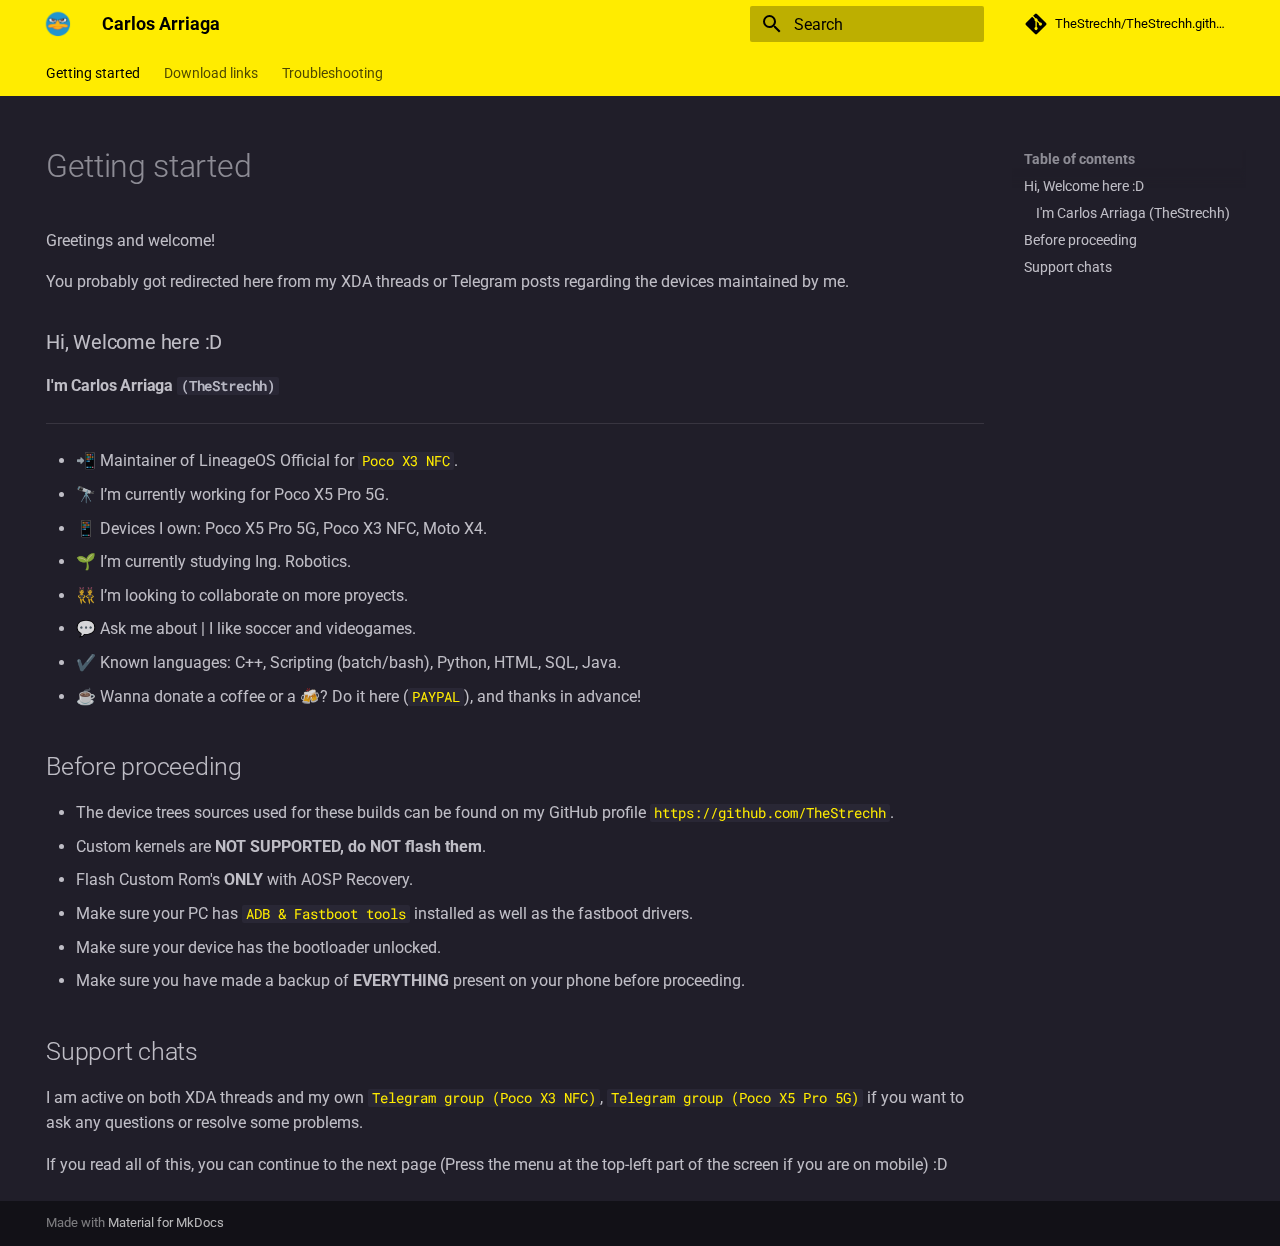
<file: index.html>
<!doctype html>
<html lang="en" class="no-js">
  <head>
    
      <meta charset="utf-8">
      <meta name="viewport" content="width=device-width,initial-scale=1">
      
      
      
      
      
        <link rel="next" href="downloads/">
      
      
      <link rel="icon" href="images/favicon.png">
      <meta name="generator" content="mkdocs-1.5.3, mkdocs-material-9.5.7">
    
    
      
        <title>Carlos Arriaga</title>
      
    
    
      <link rel="stylesheet" href="assets/stylesheets/main.f2e4d321.min.css">
      
        
        <link rel="stylesheet" href="assets/stylesheets/palette.06af60db.min.css">
      
      


    
    
      
    
    
      
        
        
        <link rel="preconnect" href="https://fonts.gstatic.com" crossorigin>
        <link rel="stylesheet" href="https://fonts.googleapis.com/css?family=Roboto:300,300i,400,400i,700,700i%7CRoboto+Mono:400,400i,700,700i&display=fallback">
        <style>:root{--md-text-font:"Roboto";--md-code-font:"Roboto Mono"}</style>
      
    
    
      <link rel="stylesheet" href="stylesheets/extra.css">
    
    <script>__md_scope=new URL(".",location),__md_hash=e=>[...e].reduce((e,_)=>(e<<5)-e+_.charCodeAt(0),0),__md_get=(e,_=localStorage,t=__md_scope)=>JSON.parse(_.getItem(t.pathname+"."+e)),__md_set=(e,_,t=localStorage,a=__md_scope)=>{try{t.setItem(a.pathname+"."+e,JSON.stringify(_))}catch(e){}}</script>
    
      

    
    
    
  </head>
  
  
    
    
    
    
    
    <body dir="ltr" data-md-color-scheme="slate" data-md-color-primary="custom" data-md-color-accent="custom">
  
    
    <input class="md-toggle" data-md-toggle="drawer" type="checkbox" id="__drawer" autocomplete="off">
    <input class="md-toggle" data-md-toggle="search" type="checkbox" id="__search" autocomplete="off">
    <label class="md-overlay" for="__drawer"></label>
    <div data-md-component="skip">
      
        
        <a href="#getting-started" class="md-skip">
          Skip to content
        </a>
      
    </div>
    <div data-md-component="announce">
      
    </div>
    
    
      

<header class="md-header" data-md-component="header">
  <nav class="md-header__inner md-grid" aria-label="Header">
    <a href="." title="Carlos Arriaga" class="md-header__button md-logo" aria-label="Carlos Arriaga" data-md-component="logo">
      
  <img src="images/logo.png" alt="logo">

    </a>
    <label class="md-header__button md-icon" for="__drawer">
      
      <svg xmlns="http://www.w3.org/2000/svg" viewBox="0 0 24 24"><path d="M3 6h18v2H3V6m0 5h18v2H3v-2m0 5h18v2H3v-2Z"/></svg>
    </label>
    <div class="md-header__title" data-md-component="header-title">
      <div class="md-header__ellipsis">
        <div class="md-header__topic">
          <span class="md-ellipsis">
            Carlos Arriaga
          </span>
        </div>
        <div class="md-header__topic" data-md-component="header-topic">
          <span class="md-ellipsis">
            
              Getting started
            
          </span>
        </div>
      </div>
    </div>
    
      
    
    
    
    
      <label class="md-header__button md-icon" for="__search">
        
        <svg xmlns="http://www.w3.org/2000/svg" viewBox="0 0 24 24"><path d="M9.5 3A6.5 6.5 0 0 1 16 9.5c0 1.61-.59 3.09-1.56 4.23l.27.27h.79l5 5-1.5 1.5-5-5v-.79l-.27-.27A6.516 6.516 0 0 1 9.5 16 6.5 6.5 0 0 1 3 9.5 6.5 6.5 0 0 1 9.5 3m0 2C7 5 5 7 5 9.5S7 14 9.5 14 14 12 14 9.5 12 5 9.5 5Z"/></svg>
      </label>
      <div class="md-search" data-md-component="search" role="dialog">
  <label class="md-search__overlay" for="__search"></label>
  <div class="md-search__inner" role="search">
    <form class="md-search__form" name="search">
      <input type="text" class="md-search__input" name="query" aria-label="Search" placeholder="Search" autocapitalize="off" autocorrect="off" autocomplete="off" spellcheck="false" data-md-component="search-query" required>
      <label class="md-search__icon md-icon" for="__search">
        
        <svg xmlns="http://www.w3.org/2000/svg" viewBox="0 0 24 24"><path d="M9.5 3A6.5 6.5 0 0 1 16 9.5c0 1.61-.59 3.09-1.56 4.23l.27.27h.79l5 5-1.5 1.5-5-5v-.79l-.27-.27A6.516 6.516 0 0 1 9.5 16 6.5 6.5 0 0 1 3 9.5 6.5 6.5 0 0 1 9.5 3m0 2C7 5 5 7 5 9.5S7 14 9.5 14 14 12 14 9.5 12 5 9.5 5Z"/></svg>
        
        <svg xmlns="http://www.w3.org/2000/svg" viewBox="0 0 24 24"><path d="M20 11v2H8l5.5 5.5-1.42 1.42L4.16 12l7.92-7.92L13.5 5.5 8 11h12Z"/></svg>
      </label>
      <nav class="md-search__options" aria-label="Search">
        
        <button type="reset" class="md-search__icon md-icon" title="Clear" aria-label="Clear" tabindex="-1">
          
          <svg xmlns="http://www.w3.org/2000/svg" viewBox="0 0 24 24"><path d="M19 6.41 17.59 5 12 10.59 6.41 5 5 6.41 10.59 12 5 17.59 6.41 19 12 13.41 17.59 19 19 17.59 13.41 12 19 6.41Z"/></svg>
        </button>
      </nav>
      
    </form>
    <div class="md-search__output">
      <div class="md-search__scrollwrap" data-md-scrollfix>
        <div class="md-search-result" data-md-component="search-result">
          <div class="md-search-result__meta">
            Initializing search
          </div>
          <ol class="md-search-result__list" role="presentation"></ol>
        </div>
      </div>
    </div>
  </div>
</div>
    
    
      <div class="md-header__source">
        <a href="https://github.com/TheStrechh/TheStrechh.github.io" title="Go to repository" class="md-source" data-md-component="source">
  <div class="md-source__icon md-icon">
    
    <svg xmlns="http://www.w3.org/2000/svg" viewBox="0 0 448 512"><!--! Font Awesome Free 6.5.1 by @fontawesome - https://fontawesome.com License - https://fontawesome.com/license/free (Icons: CC BY 4.0, Fonts: SIL OFL 1.1, Code: MIT License) Copyright 2023 Fonticons, Inc.--><path d="M439.55 236.05 244 40.45a28.87 28.87 0 0 0-40.81 0l-40.66 40.63 51.52 51.52c27.06-9.14 52.68 16.77 43.39 43.68l49.66 49.66c34.23-11.8 61.18 31 35.47 56.69-26.49 26.49-70.21-2.87-56-37.34L240.22 199v121.85c25.3 12.54 22.26 41.85 9.08 55a34.34 34.34 0 0 1-48.55 0c-17.57-17.6-11.07-46.91 11.25-56v-123c-20.8-8.51-24.6-30.74-18.64-45L142.57 101 8.45 235.14a28.86 28.86 0 0 0 0 40.81l195.61 195.6a28.86 28.86 0 0 0 40.8 0l194.69-194.69a28.86 28.86 0 0 0 0-40.81z"/></svg>
  </div>
  <div class="md-source__repository">
    TheStrechh/TheStrechh.github.io
  </div>
</a>
      </div>
    
  </nav>
  
</header>
    
    <div class="md-container" data-md-component="container">
      
      
        
          
            
<nav class="md-tabs" aria-label="Tabs" data-md-component="tabs">
  <div class="md-grid">
    <ul class="md-tabs__list">
      
        
  
  
    
  
  
    <li class="md-tabs__item md-tabs__item--active">
      <a href="." class="md-tabs__link">
        
  
    
  
  Getting started

      </a>
    </li>
  

      
        
  
  
  
    <li class="md-tabs__item">
      <a href="downloads/" class="md-tabs__link">
        
  
    
  
  Download links

      </a>
    </li>
  

      
        
  
  
  
    <li class="md-tabs__item">
      <a href="troubleshooting/" class="md-tabs__link">
        
  
    
  
  Troubleshooting

      </a>
    </li>
  

      
    </ul>
  </div>
</nav>
          
        
      
      <main class="md-main" data-md-component="main">
        <div class="md-main__inner md-grid">
          
            
              
                
              
              <div class="md-sidebar md-sidebar--primary" data-md-component="sidebar" data-md-type="navigation" hidden>
                <div class="md-sidebar__scrollwrap">
                  <div class="md-sidebar__inner">
                    


  


<nav class="md-nav md-nav--primary md-nav--lifted" aria-label="Navigation" data-md-level="0">
  <label class="md-nav__title" for="__drawer">
    <a href="." title="Carlos Arriaga" class="md-nav__button md-logo" aria-label="Carlos Arriaga" data-md-component="logo">
      
  <img src="images/logo.png" alt="logo">

    </a>
    Carlos Arriaga
  </label>
  
    <div class="md-nav__source">
      <a href="https://github.com/TheStrechh/TheStrechh.github.io" title="Go to repository" class="md-source" data-md-component="source">
  <div class="md-source__icon md-icon">
    
    <svg xmlns="http://www.w3.org/2000/svg" viewBox="0 0 448 512"><!--! Font Awesome Free 6.5.1 by @fontawesome - https://fontawesome.com License - https://fontawesome.com/license/free (Icons: CC BY 4.0, Fonts: SIL OFL 1.1, Code: MIT License) Copyright 2023 Fonticons, Inc.--><path d="M439.55 236.05 244 40.45a28.87 28.87 0 0 0-40.81 0l-40.66 40.63 51.52 51.52c27.06-9.14 52.68 16.77 43.39 43.68l49.66 49.66c34.23-11.8 61.18 31 35.47 56.69-26.49 26.49-70.21-2.87-56-37.34L240.22 199v121.85c25.3 12.54 22.26 41.85 9.08 55a34.34 34.34 0 0 1-48.55 0c-17.57-17.6-11.07-46.91 11.25-56v-123c-20.8-8.51-24.6-30.74-18.64-45L142.57 101 8.45 235.14a28.86 28.86 0 0 0 0 40.81l195.61 195.6a28.86 28.86 0 0 0 40.8 0l194.69-194.69a28.86 28.86 0 0 0 0-40.81z"/></svg>
  </div>
  <div class="md-source__repository">
    TheStrechh/TheStrechh.github.io
  </div>
</a>
    </div>
  
  <ul class="md-nav__list" data-md-scrollfix>
    
      
      
  
  
    
  
  
  
    <li class="md-nav__item md-nav__item--active">
      
      <input class="md-nav__toggle md-toggle" type="checkbox" id="__toc">
      
      
        
      
      
        <label class="md-nav__link md-nav__link--active" for="__toc">
          
  
  <span class="md-ellipsis">
    Getting started
  </span>
  

          <span class="md-nav__icon md-icon"></span>
        </label>
      
      <a href="." class="md-nav__link md-nav__link--active">
        
  
  <span class="md-ellipsis">
    Getting started
  </span>
  

      </a>
      
        

<nav class="md-nav md-nav--secondary" aria-label="Table of contents">
  
  
  
    
  
  
    <label class="md-nav__title" for="__toc">
      <span class="md-nav__icon md-icon"></span>
      Table of contents
    </label>
    <ul class="md-nav__list" data-md-component="toc" data-md-scrollfix>
      
        <li class="md-nav__item">
  <a href="#hi-welcome-here-d" class="md-nav__link">
    <span class="md-ellipsis">
      Hi, Welcome here :D
    </span>
  </a>
  
    <nav class="md-nav" aria-label="Hi, Welcome here :D">
      <ul class="md-nav__list">
        
          <li class="md-nav__item">
  <a href="#im-carlos-arriaga-thestrechh" class="md-nav__link">
    <span class="md-ellipsis">
      I'm Carlos Arriaga (TheStrechh)
    </span>
  </a>
  
</li>
        
      </ul>
    </nav>
  
</li>
      
        <li class="md-nav__item">
  <a href="#before-proceeding" class="md-nav__link">
    <span class="md-ellipsis">
      Before proceeding
    </span>
  </a>
  
</li>
      
        <li class="md-nav__item">
  <a href="#support-chats" class="md-nav__link">
    <span class="md-ellipsis">
      Support chats
    </span>
  </a>
  
</li>
      
    </ul>
  
</nav>
      
    </li>
  

    
      
      
  
  
  
  
    <li class="md-nav__item">
      <a href="downloads/" class="md-nav__link">
        
  
  <span class="md-ellipsis">
    Download links
  </span>
  

      </a>
    </li>
  

    
      
      
  
  
  
  
    <li class="md-nav__item">
      <a href="troubleshooting/" class="md-nav__link">
        
  
  <span class="md-ellipsis">
    Troubleshooting
  </span>
  

      </a>
    </li>
  

    
  </ul>
</nav>
                  </div>
                </div>
              </div>
            
            
              
                
              
              <div class="md-sidebar md-sidebar--secondary" data-md-component="sidebar" data-md-type="toc" >
                <div class="md-sidebar__scrollwrap">
                  <div class="md-sidebar__inner">
                    

<nav class="md-nav md-nav--secondary" aria-label="Table of contents">
  
  
  
    
  
  
    <label class="md-nav__title" for="__toc">
      <span class="md-nav__icon md-icon"></span>
      Table of contents
    </label>
    <ul class="md-nav__list" data-md-component="toc" data-md-scrollfix>
      
        <li class="md-nav__item">
  <a href="#hi-welcome-here-d" class="md-nav__link">
    <span class="md-ellipsis">
      Hi, Welcome here :D
    </span>
  </a>
  
    <nav class="md-nav" aria-label="Hi, Welcome here :D">
      <ul class="md-nav__list">
        
          <li class="md-nav__item">
  <a href="#im-carlos-arriaga-thestrechh" class="md-nav__link">
    <span class="md-ellipsis">
      I'm Carlos Arriaga (TheStrechh)
    </span>
  </a>
  
</li>
        
      </ul>
    </nav>
  
</li>
      
        <li class="md-nav__item">
  <a href="#before-proceeding" class="md-nav__link">
    <span class="md-ellipsis">
      Before proceeding
    </span>
  </a>
  
</li>
      
        <li class="md-nav__item">
  <a href="#support-chats" class="md-nav__link">
    <span class="md-ellipsis">
      Support chats
    </span>
  </a>
  
</li>
      
    </ul>
  
</nav>
                  </div>
                </div>
              </div>
            
          
          
            <div class="md-content" data-md-component="content">
              <article class="md-content__inner md-typeset">
                
                  


<h1 id="getting-started">Getting started<a class="headerlink" href="#getting-started" title="Permanent link">&para;</a></h1>
<p>Greetings and welcome!</p>
<p>You probably got redirected here from my XDA threads or Telegram posts regarding the devices maintained by me.</p>
<h3 id="hi-welcome-here-d">Hi, Welcome here :D<a class="headerlink" href="#hi-welcome-here-d" title="Permanent link">&para;</a></h3>
<h4 id="im-carlos-arriaga-thestrechh">I'm Carlos Arriaga <code>(TheStrechh)</code><a class="headerlink" href="#im-carlos-arriaga-thestrechh" title="Permanent link">&para;</a></h4>
<hr />
<ul>
<li>📲 Maintainer of LineageOS Official for <a href="https://wiki.lineageos.org/devices/surya/"><code>Poco X3 NFC</code></a>.</li>
<li>🔭 I’m currently working for Poco X5 Pro 5G.</li>
<li>📱 Devices I own: Poco X5 Pro 5G, Poco X3 NFC, Moto X4.</li>
<li>🌱 I’m currently studying Ing. Robotics.</li>
<li>👯 I’m looking to collaborate on more proyects.</li>
<li>💬 Ask me about | I like soccer and videogames.</li>
<li>✔️ Known languages: C++, Scripting (batch/bash), Python, HTML, SQL, Java.</li>
<li>☕ Wanna donate a coffee or a 🍻? Do it here (<a href="https://paypal.me/Strechh"><code>PAYPAL</code></a>), and thanks in advance!</li>
</ul>
<h2 id="before-proceeding">Before proceeding<a class="headerlink" href="#before-proceeding" title="Permanent link">&para;</a></h2>
<ul>
<li>The device trees sources used for these builds can be found on my GitHub profile <a href="https://github.com/TheStrechh"><code>https://github.com/TheStrechh</code></a>.</li>
<li>Custom kernels are <strong>NOT SUPPORTED, do NOT flash them</strong>.</li>
<li>Flash Custom Rom's <strong>ONLY</strong> with AOSP Recovery.</li>
<li>Make sure your PC has <a href="https://developer.android.com/studio/releases/platform-tools"><code>ADB &amp; Fastboot tools</code></a> installed as well as the fastboot drivers.</li>
<li>Make sure your device has the bootloader unlocked.</li>
<li>Make sure you have made a backup of <strong>EVERYTHING</strong> present on your phone before proceeding.</li>
</ul>
<h2 id="support-chats">Support chats<a class="headerlink" href="#support-chats" title="Permanent link">&para;</a></h2>
<p>I am active on both XDA threads and my own <a href="https://t.me/TheStrechhSurya"><code>Telegram group (Poco X3 NFC)</code></a>, <a href="https://t.me/TheStrechhRedwood"><code>Telegram group (Poco X5 Pro 5G)</code></a> if you want to ask any questions or resolve some problems.</p>
<p>If you read all of this, you can continue to the next page (Press the menu at the top-left part of the screen if you are on mobile) :D</p>







  
  




  



                
              </article>
            </div>
          
          
<script>var target=document.getElementById(location.hash.slice(1));target&&target.name&&(target.checked=target.name.startsWith("__tabbed_"))</script>
        </div>
        
      </main>
      
        <footer class="md-footer">
  
  <div class="md-footer-meta md-typeset">
    <div class="md-footer-meta__inner md-grid">
      <div class="md-copyright">
  
  
    Made with
    <a href="https://squidfunk.github.io/mkdocs-material/" target="_blank" rel="noopener">
      Material for MkDocs
    </a>
  
</div>
      
    </div>
  </div>
</footer>
      
    </div>
    <div class="md-dialog" data-md-component="dialog">
      <div class="md-dialog__inner md-typeset"></div>
    </div>
    
    
    <script id="__config" type="application/json">{"base": ".", "features": "navigation.tabs", "search": "assets/javascripts/workers/search.b8dbb3d2.min.js", "translations": {"clipboard.copied": "Copied to clipboard", "clipboard.copy": "Copy to clipboard", "search.result.more.one": "1 more on this page", "search.result.more.other": "# more on this page", "search.result.none": "No matching documents", "search.result.one": "1 matching document", "search.result.other": "# matching documents", "search.result.placeholder": "Type to start searching", "search.result.term.missing": "Missing", "select.version": "Select version"}}</script>
    
    
      <script src="assets/javascripts/bundle.caa56a14.min.js"></script>
      
    
  </body>
</html>
</file>
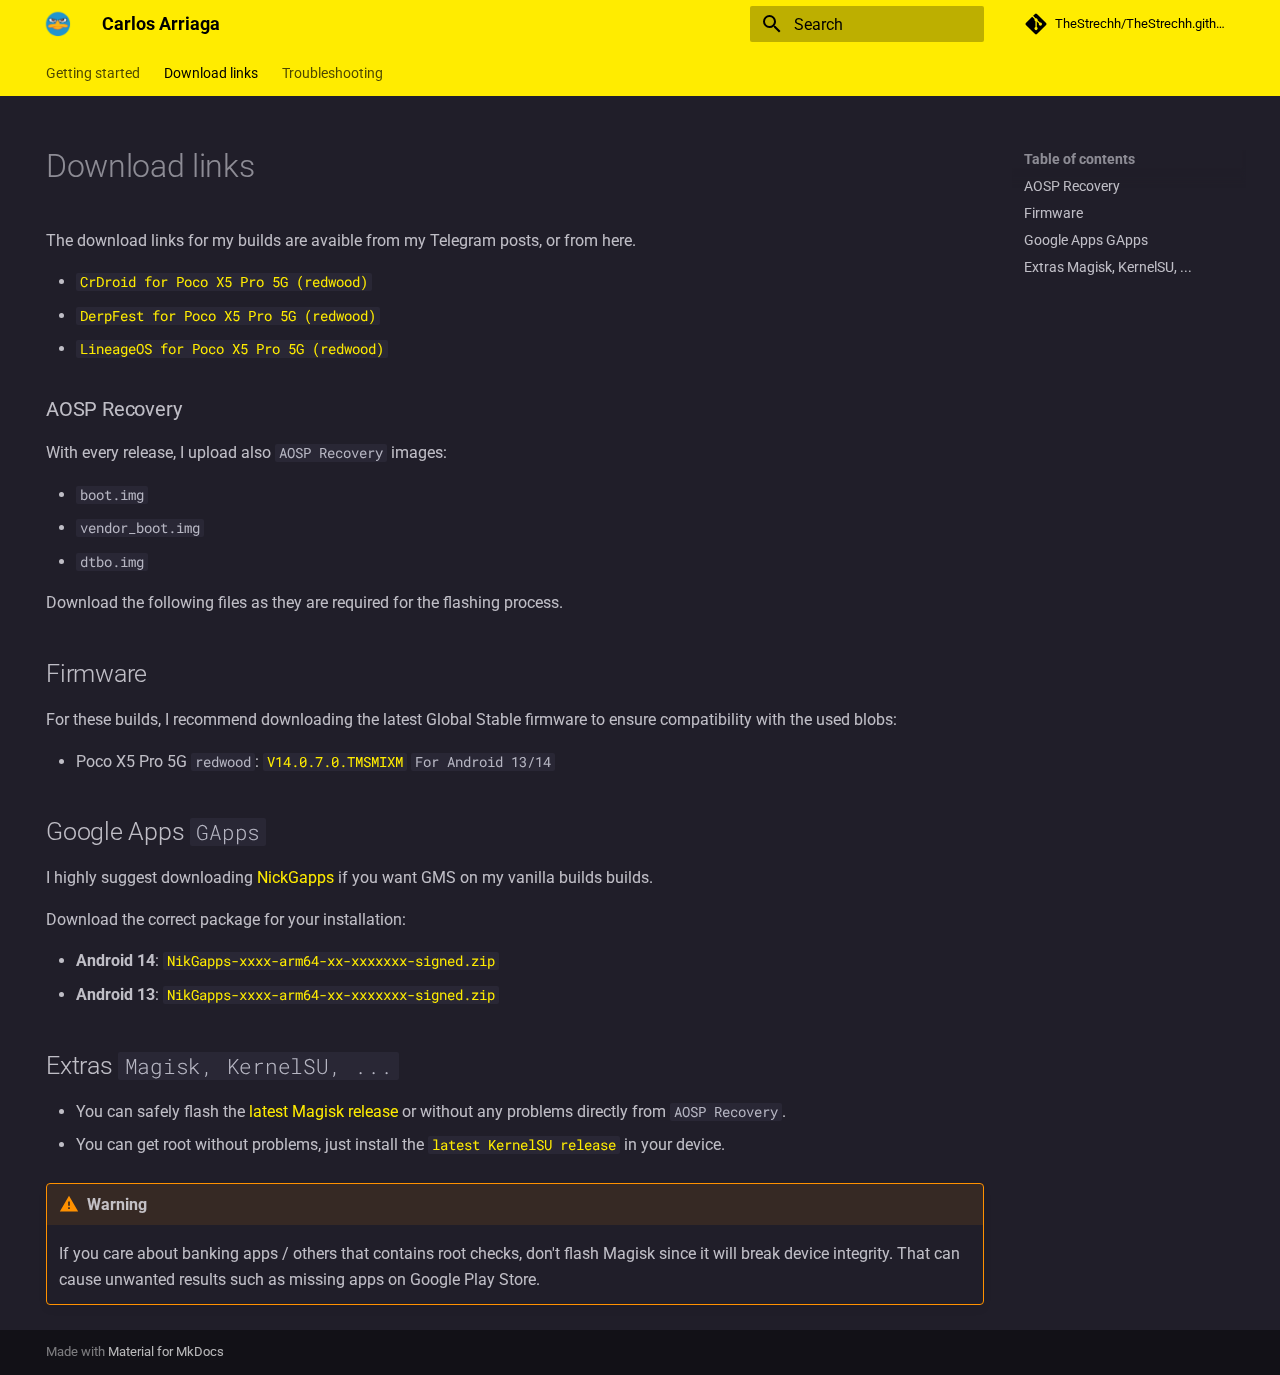
<file: downloads/index.html>
<!doctype html>
<html lang="en" class="no-js">
  <head>
    
      <meta charset="utf-8">
      <meta name="viewport" content="width=device-width,initial-scale=1">
      
      
      
      
        <link rel="prev" href="..">
      
      
        <link rel="next" href="../troubleshooting/">
      
      
      <link rel="icon" href="../images/favicon.png">
      <meta name="generator" content="mkdocs-1.5.3, mkdocs-material-9.5.7">
    
    
      
        <title>Download links - Carlos Arriaga</title>
      
    
    
      <link rel="stylesheet" href="../assets/stylesheets/main.f2e4d321.min.css">
      
        
        <link rel="stylesheet" href="../assets/stylesheets/palette.06af60db.min.css">
      
      


    
    
      
    
    
      
        
        
        <link rel="preconnect" href="https://fonts.gstatic.com" crossorigin>
        <link rel="stylesheet" href="https://fonts.googleapis.com/css?family=Roboto:300,300i,400,400i,700,700i%7CRoboto+Mono:400,400i,700,700i&display=fallback">
        <style>:root{--md-text-font:"Roboto";--md-code-font:"Roboto Mono"}</style>
      
    
    
      <link rel="stylesheet" href="../stylesheets/extra.css">
    
    <script>__md_scope=new URL("..",location),__md_hash=e=>[...e].reduce((e,_)=>(e<<5)-e+_.charCodeAt(0),0),__md_get=(e,_=localStorage,t=__md_scope)=>JSON.parse(_.getItem(t.pathname+"."+e)),__md_set=(e,_,t=localStorage,a=__md_scope)=>{try{t.setItem(a.pathname+"."+e,JSON.stringify(_))}catch(e){}}</script>
    
      

    
    
    
  </head>
  
  
    
    
    
    
    
    <body dir="ltr" data-md-color-scheme="slate" data-md-color-primary="custom" data-md-color-accent="custom">
  
    
    <input class="md-toggle" data-md-toggle="drawer" type="checkbox" id="__drawer" autocomplete="off">
    <input class="md-toggle" data-md-toggle="search" type="checkbox" id="__search" autocomplete="off">
    <label class="md-overlay" for="__drawer"></label>
    <div data-md-component="skip">
      
        
        <a href="#download-links" class="md-skip">
          Skip to content
        </a>
      
    </div>
    <div data-md-component="announce">
      
    </div>
    
    
      

<header class="md-header" data-md-component="header">
  <nav class="md-header__inner md-grid" aria-label="Header">
    <a href=".." title="Carlos Arriaga" class="md-header__button md-logo" aria-label="Carlos Arriaga" data-md-component="logo">
      
  <img src="../images/logo.png" alt="logo">

    </a>
    <label class="md-header__button md-icon" for="__drawer">
      
      <svg xmlns="http://www.w3.org/2000/svg" viewBox="0 0 24 24"><path d="M3 6h18v2H3V6m0 5h18v2H3v-2m0 5h18v2H3v-2Z"/></svg>
    </label>
    <div class="md-header__title" data-md-component="header-title">
      <div class="md-header__ellipsis">
        <div class="md-header__topic">
          <span class="md-ellipsis">
            Carlos Arriaga
          </span>
        </div>
        <div class="md-header__topic" data-md-component="header-topic">
          <span class="md-ellipsis">
            
              Download links
            
          </span>
        </div>
      </div>
    </div>
    
      
    
    
    
    
      <label class="md-header__button md-icon" for="__search">
        
        <svg xmlns="http://www.w3.org/2000/svg" viewBox="0 0 24 24"><path d="M9.5 3A6.5 6.5 0 0 1 16 9.5c0 1.61-.59 3.09-1.56 4.23l.27.27h.79l5 5-1.5 1.5-5-5v-.79l-.27-.27A6.516 6.516 0 0 1 9.5 16 6.5 6.5 0 0 1 3 9.5 6.5 6.5 0 0 1 9.5 3m0 2C7 5 5 7 5 9.5S7 14 9.5 14 14 12 14 9.5 12 5 9.5 5Z"/></svg>
      </label>
      <div class="md-search" data-md-component="search" role="dialog">
  <label class="md-search__overlay" for="__search"></label>
  <div class="md-search__inner" role="search">
    <form class="md-search__form" name="search">
      <input type="text" class="md-search__input" name="query" aria-label="Search" placeholder="Search" autocapitalize="off" autocorrect="off" autocomplete="off" spellcheck="false" data-md-component="search-query" required>
      <label class="md-search__icon md-icon" for="__search">
        
        <svg xmlns="http://www.w3.org/2000/svg" viewBox="0 0 24 24"><path d="M9.5 3A6.5 6.5 0 0 1 16 9.5c0 1.61-.59 3.09-1.56 4.23l.27.27h.79l5 5-1.5 1.5-5-5v-.79l-.27-.27A6.516 6.516 0 0 1 9.5 16 6.5 6.5 0 0 1 3 9.5 6.5 6.5 0 0 1 9.5 3m0 2C7 5 5 7 5 9.5S7 14 9.5 14 14 12 14 9.5 12 5 9.5 5Z"/></svg>
        
        <svg xmlns="http://www.w3.org/2000/svg" viewBox="0 0 24 24"><path d="M20 11v2H8l5.5 5.5-1.42 1.42L4.16 12l7.92-7.92L13.5 5.5 8 11h12Z"/></svg>
      </label>
      <nav class="md-search__options" aria-label="Search">
        
        <button type="reset" class="md-search__icon md-icon" title="Clear" aria-label="Clear" tabindex="-1">
          
          <svg xmlns="http://www.w3.org/2000/svg" viewBox="0 0 24 24"><path d="M19 6.41 17.59 5 12 10.59 6.41 5 5 6.41 10.59 12 5 17.59 6.41 19 12 13.41 17.59 19 19 17.59 13.41 12 19 6.41Z"/></svg>
        </button>
      </nav>
      
    </form>
    <div class="md-search__output">
      <div class="md-search__scrollwrap" data-md-scrollfix>
        <div class="md-search-result" data-md-component="search-result">
          <div class="md-search-result__meta">
            Initializing search
          </div>
          <ol class="md-search-result__list" role="presentation"></ol>
        </div>
      </div>
    </div>
  </div>
</div>
    
    
      <div class="md-header__source">
        <a href="https://github.com/TheStrechh/TheStrechh.github.io" title="Go to repository" class="md-source" data-md-component="source">
  <div class="md-source__icon md-icon">
    
    <svg xmlns="http://www.w3.org/2000/svg" viewBox="0 0 448 512"><!--! Font Awesome Free 6.5.1 by @fontawesome - https://fontawesome.com License - https://fontawesome.com/license/free (Icons: CC BY 4.0, Fonts: SIL OFL 1.1, Code: MIT License) Copyright 2023 Fonticons, Inc.--><path d="M439.55 236.05 244 40.45a28.87 28.87 0 0 0-40.81 0l-40.66 40.63 51.52 51.52c27.06-9.14 52.68 16.77 43.39 43.68l49.66 49.66c34.23-11.8 61.18 31 35.47 56.69-26.49 26.49-70.21-2.87-56-37.34L240.22 199v121.85c25.3 12.54 22.26 41.85 9.08 55a34.34 34.34 0 0 1-48.55 0c-17.57-17.6-11.07-46.91 11.25-56v-123c-20.8-8.51-24.6-30.74-18.64-45L142.57 101 8.45 235.14a28.86 28.86 0 0 0 0 40.81l195.61 195.6a28.86 28.86 0 0 0 40.8 0l194.69-194.69a28.86 28.86 0 0 0 0-40.81z"/></svg>
  </div>
  <div class="md-source__repository">
    TheStrechh/TheStrechh.github.io
  </div>
</a>
      </div>
    
  </nav>
  
</header>
    
    <div class="md-container" data-md-component="container">
      
      
        
          
            
<nav class="md-tabs" aria-label="Tabs" data-md-component="tabs">
  <div class="md-grid">
    <ul class="md-tabs__list">
      
        
  
  
  
    <li class="md-tabs__item">
      <a href=".." class="md-tabs__link">
        
  
    
  
  Getting started

      </a>
    </li>
  

      
        
  
  
    
  
  
    <li class="md-tabs__item md-tabs__item--active">
      <a href="./" class="md-tabs__link">
        
  
    
  
  Download links

      </a>
    </li>
  

      
        
  
  
  
    <li class="md-tabs__item">
      <a href="../troubleshooting/" class="md-tabs__link">
        
  
    
  
  Troubleshooting

      </a>
    </li>
  

      
    </ul>
  </div>
</nav>
          
        
      
      <main class="md-main" data-md-component="main">
        <div class="md-main__inner md-grid">
          
            
              
                
              
              <div class="md-sidebar md-sidebar--primary" data-md-component="sidebar" data-md-type="navigation" hidden>
                <div class="md-sidebar__scrollwrap">
                  <div class="md-sidebar__inner">
                    


  


<nav class="md-nav md-nav--primary md-nav--lifted" aria-label="Navigation" data-md-level="0">
  <label class="md-nav__title" for="__drawer">
    <a href=".." title="Carlos Arriaga" class="md-nav__button md-logo" aria-label="Carlos Arriaga" data-md-component="logo">
      
  <img src="../images/logo.png" alt="logo">

    </a>
    Carlos Arriaga
  </label>
  
    <div class="md-nav__source">
      <a href="https://github.com/TheStrechh/TheStrechh.github.io" title="Go to repository" class="md-source" data-md-component="source">
  <div class="md-source__icon md-icon">
    
    <svg xmlns="http://www.w3.org/2000/svg" viewBox="0 0 448 512"><!--! Font Awesome Free 6.5.1 by @fontawesome - https://fontawesome.com License - https://fontawesome.com/license/free (Icons: CC BY 4.0, Fonts: SIL OFL 1.1, Code: MIT License) Copyright 2023 Fonticons, Inc.--><path d="M439.55 236.05 244 40.45a28.87 28.87 0 0 0-40.81 0l-40.66 40.63 51.52 51.52c27.06-9.14 52.68 16.77 43.39 43.68l49.66 49.66c34.23-11.8 61.18 31 35.47 56.69-26.49 26.49-70.21-2.87-56-37.34L240.22 199v121.85c25.3 12.54 22.26 41.85 9.08 55a34.34 34.34 0 0 1-48.55 0c-17.57-17.6-11.07-46.91 11.25-56v-123c-20.8-8.51-24.6-30.74-18.64-45L142.57 101 8.45 235.14a28.86 28.86 0 0 0 0 40.81l195.61 195.6a28.86 28.86 0 0 0 40.8 0l194.69-194.69a28.86 28.86 0 0 0 0-40.81z"/></svg>
  </div>
  <div class="md-source__repository">
    TheStrechh/TheStrechh.github.io
  </div>
</a>
    </div>
  
  <ul class="md-nav__list" data-md-scrollfix>
    
      
      
  
  
  
  
    <li class="md-nav__item">
      <a href=".." class="md-nav__link">
        
  
  <span class="md-ellipsis">
    Getting started
  </span>
  

      </a>
    </li>
  

    
      
      
  
  
    
  
  
  
    <li class="md-nav__item md-nav__item--active">
      
      <input class="md-nav__toggle md-toggle" type="checkbox" id="__toc">
      
      
        
      
      
        <label class="md-nav__link md-nav__link--active" for="__toc">
          
  
  <span class="md-ellipsis">
    Download links
  </span>
  

          <span class="md-nav__icon md-icon"></span>
        </label>
      
      <a href="./" class="md-nav__link md-nav__link--active">
        
  
  <span class="md-ellipsis">
    Download links
  </span>
  

      </a>
      
        

<nav class="md-nav md-nav--secondary" aria-label="Table of contents">
  
  
  
    
  
  
    <label class="md-nav__title" for="__toc">
      <span class="md-nav__icon md-icon"></span>
      Table of contents
    </label>
    <ul class="md-nav__list" data-md-component="toc" data-md-scrollfix>
      
        <li class="md-nav__item">
  <a href="#aosp-recovery" class="md-nav__link">
    <span class="md-ellipsis">
      AOSP Recovery
    </span>
  </a>
  
</li>
      
        <li class="md-nav__item">
  <a href="#firmware" class="md-nav__link">
    <span class="md-ellipsis">
      Firmware
    </span>
  </a>
  
</li>
      
        <li class="md-nav__item">
  <a href="#google-apps-gapps" class="md-nav__link">
    <span class="md-ellipsis">
      Google Apps GApps
    </span>
  </a>
  
</li>
      
        <li class="md-nav__item">
  <a href="#extras-magisk-kernelsu" class="md-nav__link">
    <span class="md-ellipsis">
      Extras Magisk, KernelSU, ...
    </span>
  </a>
  
</li>
      
    </ul>
  
</nav>
      
    </li>
  

    
      
      
  
  
  
  
    <li class="md-nav__item">
      <a href="../troubleshooting/" class="md-nav__link">
        
  
  <span class="md-ellipsis">
    Troubleshooting
  </span>
  

      </a>
    </li>
  

    
  </ul>
</nav>
                  </div>
                </div>
              </div>
            
            
              
                
              
              <div class="md-sidebar md-sidebar--secondary" data-md-component="sidebar" data-md-type="toc" >
                <div class="md-sidebar__scrollwrap">
                  <div class="md-sidebar__inner">
                    

<nav class="md-nav md-nav--secondary" aria-label="Table of contents">
  
  
  
    
  
  
    <label class="md-nav__title" for="__toc">
      <span class="md-nav__icon md-icon"></span>
      Table of contents
    </label>
    <ul class="md-nav__list" data-md-component="toc" data-md-scrollfix>
      
        <li class="md-nav__item">
  <a href="#aosp-recovery" class="md-nav__link">
    <span class="md-ellipsis">
      AOSP Recovery
    </span>
  </a>
  
</li>
      
        <li class="md-nav__item">
  <a href="#firmware" class="md-nav__link">
    <span class="md-ellipsis">
      Firmware
    </span>
  </a>
  
</li>
      
        <li class="md-nav__item">
  <a href="#google-apps-gapps" class="md-nav__link">
    <span class="md-ellipsis">
      Google Apps GApps
    </span>
  </a>
  
</li>
      
        <li class="md-nav__item">
  <a href="#extras-magisk-kernelsu" class="md-nav__link">
    <span class="md-ellipsis">
      Extras Magisk, KernelSU, ...
    </span>
  </a>
  
</li>
      
    </ul>
  
</nav>
                  </div>
                </div>
              </div>
            
          
          
            <div class="md-content" data-md-component="content">
              <article class="md-content__inner md-typeset">
                
                  


<h1 id="download-links">Download links<a class="headerlink" href="#download-links" title="Permanent link">&para;</a></h1>
<p>The download links for my builds are avaible from my Telegram posts, or from here.</p>
<ul>
<li><a href="crdroid/redwood"><code>CrDroid for Poco X5 Pro 5G (redwood)</code></a></li>
<li><a href="derp/redwood"><code>DerpFest for Poco X5 Pro 5G (redwood)</code></a></li>
<li><a href="lineage/redwood"><code>LineageOS for Poco X5 Pro 5G (redwood)</code></a></li>
</ul>
<h3 id="aosp-recovery">AOSP Recovery<a class="headerlink" href="#aosp-recovery" title="Permanent link">&para;</a></h3>
<p>With every release, I upload also <code>AOSP Recovery</code> images:</p>
<ul>
<li><code>boot.img</code></li>
<li><code>vendor_boot.img</code></li>
<li><code>dtbo.img</code></li>
</ul>
<p>Download the following files as they are required for the flashing process.</p>
<h2 id="firmware">Firmware<a class="headerlink" href="#firmware" title="Permanent link">&para;</a></h2>
<p>For these builds, I recommend downloading the latest Global Stable firmware to ensure compatibility with the used blobs:</p>
<ul>
<li>Poco X5 Pro 5G <code>redwood</code>: <a href="https://xiaomifirmwareupdater.com/archive/firmware/redwood/"><code>V14.0.7.0.TMSMIXM</code></a> <code>For Android 13/14</code></li>
</ul>
<h2 id="google-apps-gapps">Google Apps <code>GApps</code><a class="headerlink" href="#google-apps-gapps" title="Permanent link">&para;</a></h2>
<p>I highly suggest downloading <a href="https://nikgapps.com/">NickGapps</a> if you want GMS on my vanilla builds builds.</p>
<p>Download the correct package for your installation:</p>
<ul>
<li><strong>Android 14</strong>: <a href="https://sourceforge.net/projects/nikgapps/files/Releases/NikGapps-U/"><code>NikGapps-xxxx-arm64-xx-xxxxxxx-signed.zip</code></a></li>
<li><strong>Android 13</strong>: <a href="https://sourceforge.net/projects/nikgapps/files/Releases/NikGapps-T/"><code>NikGapps-xxxx-arm64-xx-xxxxxxx-signed.zip</code></a></li>
</ul>
<h2 id="extras-magisk-kernelsu">Extras <code>Magisk, KernelSU, ...</code><a class="headerlink" href="#extras-magisk-kernelsu" title="Permanent link">&para;</a></h2>
<ul>
<li>You can safely flash the <a href="https://github.com/topjohnwu/Magisk/releases/latest">latest Magisk release</a> or without any problems directly from <code>AOSP Recovery</code>.</li>
<li>You can get root without problems, just install the <a href="https://github.com/tiann/KernelSU/releases"><code>latest KernelSU release</code></a> in your device.</li>
</ul>
<div class="admonition warning">
<p class="admonition-title">Warning</p>
<p>If you care about banking apps / others that contains root checks, don't flash Magisk since it will break device integrity. That can cause unwanted results such as missing apps on Google Play Store.</p>
</div>







  
  




  



                
              </article>
            </div>
          
          
<script>var target=document.getElementById(location.hash.slice(1));target&&target.name&&(target.checked=target.name.startsWith("__tabbed_"))</script>
        </div>
        
      </main>
      
        <footer class="md-footer">
  
  <div class="md-footer-meta md-typeset">
    <div class="md-footer-meta__inner md-grid">
      <div class="md-copyright">
  
  
    Made with
    <a href="https://squidfunk.github.io/mkdocs-material/" target="_blank" rel="noopener">
      Material for MkDocs
    </a>
  
</div>
      
    </div>
  </div>
</footer>
      
    </div>
    <div class="md-dialog" data-md-component="dialog">
      <div class="md-dialog__inner md-typeset"></div>
    </div>
    
    
    <script id="__config" type="application/json">{"base": "..", "features": "navigation.tabs", "search": "../assets/javascripts/workers/search.b8dbb3d2.min.js", "translations": {"clipboard.copied": "Copied to clipboard", "clipboard.copy": "Copy to clipboard", "search.result.more.one": "1 more on this page", "search.result.more.other": "# more on this page", "search.result.none": "No matching documents", "search.result.one": "1 matching document", "search.result.other": "# matching documents", "search.result.placeholder": "Type to start searching", "search.result.term.missing": "Missing", "select.version": "Select version"}}</script>
    
    
      <script src="../assets/javascripts/bundle.caa56a14.min.js"></script>
      
    
  </body>
</html>
</file>
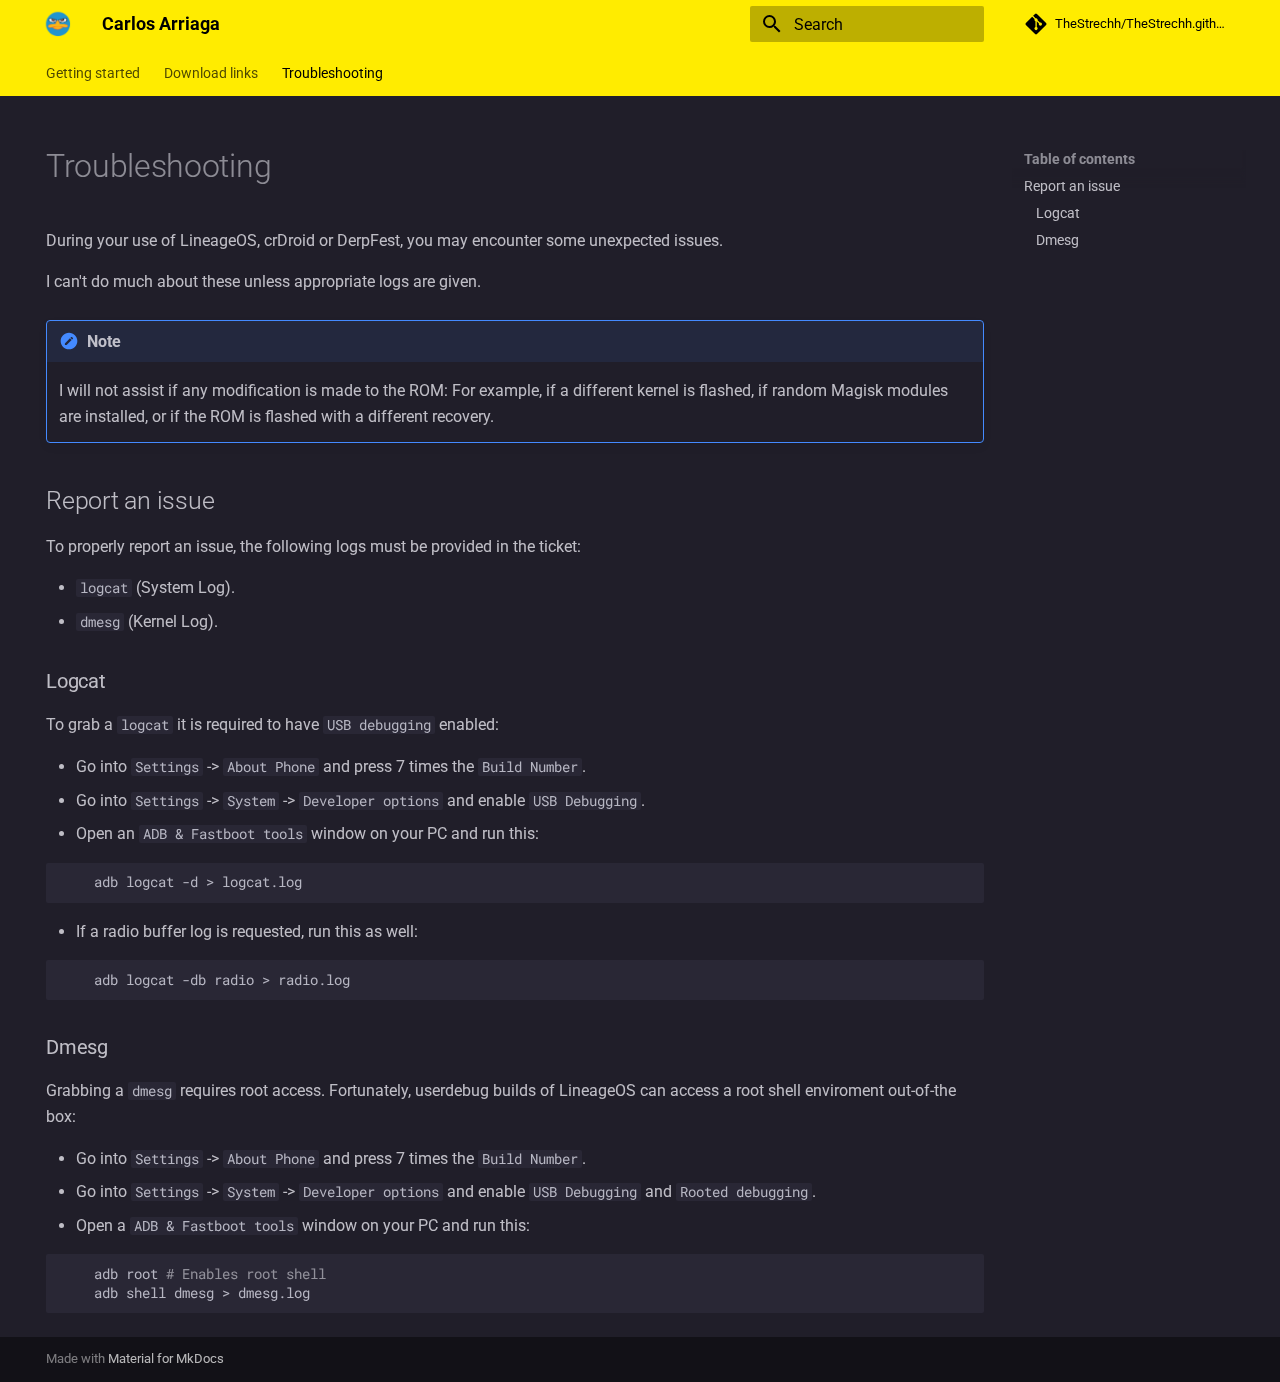
<file: troubleshooting/index.html>
<!doctype html>
<html lang="en" class="no-js">
  <head>
    
      <meta charset="utf-8">
      <meta name="viewport" content="width=device-width,initial-scale=1">
      
      
      
      
        <link rel="prev" href="../downloads/">
      
      
      
      <link rel="icon" href="../images/favicon.png">
      <meta name="generator" content="mkdocs-1.5.3, mkdocs-material-9.5.7">
    
    
      
        <title>Troubleshooting - Carlos Arriaga</title>
      
    
    
      <link rel="stylesheet" href="../assets/stylesheets/main.f2e4d321.min.css">
      
        
        <link rel="stylesheet" href="../assets/stylesheets/palette.06af60db.min.css">
      
      


    
    
      
    
    
      
        
        
        <link rel="preconnect" href="https://fonts.gstatic.com" crossorigin>
        <link rel="stylesheet" href="https://fonts.googleapis.com/css?family=Roboto:300,300i,400,400i,700,700i%7CRoboto+Mono:400,400i,700,700i&display=fallback">
        <style>:root{--md-text-font:"Roboto";--md-code-font:"Roboto Mono"}</style>
      
    
    
      <link rel="stylesheet" href="../stylesheets/extra.css">
    
    <script>__md_scope=new URL("..",location),__md_hash=e=>[...e].reduce((e,_)=>(e<<5)-e+_.charCodeAt(0),0),__md_get=(e,_=localStorage,t=__md_scope)=>JSON.parse(_.getItem(t.pathname+"."+e)),__md_set=(e,_,t=localStorage,a=__md_scope)=>{try{t.setItem(a.pathname+"."+e,JSON.stringify(_))}catch(e){}}</script>
    
      

    
    
    
  </head>
  
  
    
    
    
    
    
    <body dir="ltr" data-md-color-scheme="slate" data-md-color-primary="custom" data-md-color-accent="custom">
  
    
    <input class="md-toggle" data-md-toggle="drawer" type="checkbox" id="__drawer" autocomplete="off">
    <input class="md-toggle" data-md-toggle="search" type="checkbox" id="__search" autocomplete="off">
    <label class="md-overlay" for="__drawer"></label>
    <div data-md-component="skip">
      
        
        <a href="#troubleshooting" class="md-skip">
          Skip to content
        </a>
      
    </div>
    <div data-md-component="announce">
      
    </div>
    
    
      

<header class="md-header" data-md-component="header">
  <nav class="md-header__inner md-grid" aria-label="Header">
    <a href=".." title="Carlos Arriaga" class="md-header__button md-logo" aria-label="Carlos Arriaga" data-md-component="logo">
      
  <img src="../images/logo.png" alt="logo">

    </a>
    <label class="md-header__button md-icon" for="__drawer">
      
      <svg xmlns="http://www.w3.org/2000/svg" viewBox="0 0 24 24"><path d="M3 6h18v2H3V6m0 5h18v2H3v-2m0 5h18v2H3v-2Z"/></svg>
    </label>
    <div class="md-header__title" data-md-component="header-title">
      <div class="md-header__ellipsis">
        <div class="md-header__topic">
          <span class="md-ellipsis">
            Carlos Arriaga
          </span>
        </div>
        <div class="md-header__topic" data-md-component="header-topic">
          <span class="md-ellipsis">
            
              Troubleshooting
            
          </span>
        </div>
      </div>
    </div>
    
      
    
    
    
    
      <label class="md-header__button md-icon" for="__search">
        
        <svg xmlns="http://www.w3.org/2000/svg" viewBox="0 0 24 24"><path d="M9.5 3A6.5 6.5 0 0 1 16 9.5c0 1.61-.59 3.09-1.56 4.23l.27.27h.79l5 5-1.5 1.5-5-5v-.79l-.27-.27A6.516 6.516 0 0 1 9.5 16 6.5 6.5 0 0 1 3 9.5 6.5 6.5 0 0 1 9.5 3m0 2C7 5 5 7 5 9.5S7 14 9.5 14 14 12 14 9.5 12 5 9.5 5Z"/></svg>
      </label>
      <div class="md-search" data-md-component="search" role="dialog">
  <label class="md-search__overlay" for="__search"></label>
  <div class="md-search__inner" role="search">
    <form class="md-search__form" name="search">
      <input type="text" class="md-search__input" name="query" aria-label="Search" placeholder="Search" autocapitalize="off" autocorrect="off" autocomplete="off" spellcheck="false" data-md-component="search-query" required>
      <label class="md-search__icon md-icon" for="__search">
        
        <svg xmlns="http://www.w3.org/2000/svg" viewBox="0 0 24 24"><path d="M9.5 3A6.5 6.5 0 0 1 16 9.5c0 1.61-.59 3.09-1.56 4.23l.27.27h.79l5 5-1.5 1.5-5-5v-.79l-.27-.27A6.516 6.516 0 0 1 9.5 16 6.5 6.5 0 0 1 3 9.5 6.5 6.5 0 0 1 9.5 3m0 2C7 5 5 7 5 9.5S7 14 9.5 14 14 12 14 9.5 12 5 9.5 5Z"/></svg>
        
        <svg xmlns="http://www.w3.org/2000/svg" viewBox="0 0 24 24"><path d="M20 11v2H8l5.5 5.5-1.42 1.42L4.16 12l7.92-7.92L13.5 5.5 8 11h12Z"/></svg>
      </label>
      <nav class="md-search__options" aria-label="Search">
        
        <button type="reset" class="md-search__icon md-icon" title="Clear" aria-label="Clear" tabindex="-1">
          
          <svg xmlns="http://www.w3.org/2000/svg" viewBox="0 0 24 24"><path d="M19 6.41 17.59 5 12 10.59 6.41 5 5 6.41 10.59 12 5 17.59 6.41 19 12 13.41 17.59 19 19 17.59 13.41 12 19 6.41Z"/></svg>
        </button>
      </nav>
      
    </form>
    <div class="md-search__output">
      <div class="md-search__scrollwrap" data-md-scrollfix>
        <div class="md-search-result" data-md-component="search-result">
          <div class="md-search-result__meta">
            Initializing search
          </div>
          <ol class="md-search-result__list" role="presentation"></ol>
        </div>
      </div>
    </div>
  </div>
</div>
    
    
      <div class="md-header__source">
        <a href="https://github.com/TheStrechh/TheStrechh.github.io" title="Go to repository" class="md-source" data-md-component="source">
  <div class="md-source__icon md-icon">
    
    <svg xmlns="http://www.w3.org/2000/svg" viewBox="0 0 448 512"><!--! Font Awesome Free 6.5.1 by @fontawesome - https://fontawesome.com License - https://fontawesome.com/license/free (Icons: CC BY 4.0, Fonts: SIL OFL 1.1, Code: MIT License) Copyright 2023 Fonticons, Inc.--><path d="M439.55 236.05 244 40.45a28.87 28.87 0 0 0-40.81 0l-40.66 40.63 51.52 51.52c27.06-9.14 52.68 16.77 43.39 43.68l49.66 49.66c34.23-11.8 61.18 31 35.47 56.69-26.49 26.49-70.21-2.87-56-37.34L240.22 199v121.85c25.3 12.54 22.26 41.85 9.08 55a34.34 34.34 0 0 1-48.55 0c-17.57-17.6-11.07-46.91 11.25-56v-123c-20.8-8.51-24.6-30.74-18.64-45L142.57 101 8.45 235.14a28.86 28.86 0 0 0 0 40.81l195.61 195.6a28.86 28.86 0 0 0 40.8 0l194.69-194.69a28.86 28.86 0 0 0 0-40.81z"/></svg>
  </div>
  <div class="md-source__repository">
    TheStrechh/TheStrechh.github.io
  </div>
</a>
      </div>
    
  </nav>
  
</header>
    
    <div class="md-container" data-md-component="container">
      
      
        
          
            
<nav class="md-tabs" aria-label="Tabs" data-md-component="tabs">
  <div class="md-grid">
    <ul class="md-tabs__list">
      
        
  
  
  
    <li class="md-tabs__item">
      <a href=".." class="md-tabs__link">
        
  
    
  
  Getting started

      </a>
    </li>
  

      
        
  
  
  
    <li class="md-tabs__item">
      <a href="../downloads/" class="md-tabs__link">
        
  
    
  
  Download links

      </a>
    </li>
  

      
        
  
  
    
  
  
    <li class="md-tabs__item md-tabs__item--active">
      <a href="./" class="md-tabs__link">
        
  
    
  
  Troubleshooting

      </a>
    </li>
  

      
    </ul>
  </div>
</nav>
          
        
      
      <main class="md-main" data-md-component="main">
        <div class="md-main__inner md-grid">
          
            
              
                
              
              <div class="md-sidebar md-sidebar--primary" data-md-component="sidebar" data-md-type="navigation" hidden>
                <div class="md-sidebar__scrollwrap">
                  <div class="md-sidebar__inner">
                    


  


<nav class="md-nav md-nav--primary md-nav--lifted" aria-label="Navigation" data-md-level="0">
  <label class="md-nav__title" for="__drawer">
    <a href=".." title="Carlos Arriaga" class="md-nav__button md-logo" aria-label="Carlos Arriaga" data-md-component="logo">
      
  <img src="../images/logo.png" alt="logo">

    </a>
    Carlos Arriaga
  </label>
  
    <div class="md-nav__source">
      <a href="https://github.com/TheStrechh/TheStrechh.github.io" title="Go to repository" class="md-source" data-md-component="source">
  <div class="md-source__icon md-icon">
    
    <svg xmlns="http://www.w3.org/2000/svg" viewBox="0 0 448 512"><!--! Font Awesome Free 6.5.1 by @fontawesome - https://fontawesome.com License - https://fontawesome.com/license/free (Icons: CC BY 4.0, Fonts: SIL OFL 1.1, Code: MIT License) Copyright 2023 Fonticons, Inc.--><path d="M439.55 236.05 244 40.45a28.87 28.87 0 0 0-40.81 0l-40.66 40.63 51.52 51.52c27.06-9.14 52.68 16.77 43.39 43.68l49.66 49.66c34.23-11.8 61.18 31 35.47 56.69-26.49 26.49-70.21-2.87-56-37.34L240.22 199v121.85c25.3 12.54 22.26 41.85 9.08 55a34.34 34.34 0 0 1-48.55 0c-17.57-17.6-11.07-46.91 11.25-56v-123c-20.8-8.51-24.6-30.74-18.64-45L142.57 101 8.45 235.14a28.86 28.86 0 0 0 0 40.81l195.61 195.6a28.86 28.86 0 0 0 40.8 0l194.69-194.69a28.86 28.86 0 0 0 0-40.81z"/></svg>
  </div>
  <div class="md-source__repository">
    TheStrechh/TheStrechh.github.io
  </div>
</a>
    </div>
  
  <ul class="md-nav__list" data-md-scrollfix>
    
      
      
  
  
  
  
    <li class="md-nav__item">
      <a href=".." class="md-nav__link">
        
  
  <span class="md-ellipsis">
    Getting started
  </span>
  

      </a>
    </li>
  

    
      
      
  
  
  
  
    <li class="md-nav__item">
      <a href="../downloads/" class="md-nav__link">
        
  
  <span class="md-ellipsis">
    Download links
  </span>
  

      </a>
    </li>
  

    
      
      
  
  
    
  
  
  
    <li class="md-nav__item md-nav__item--active">
      
      <input class="md-nav__toggle md-toggle" type="checkbox" id="__toc">
      
      
        
      
      
        <label class="md-nav__link md-nav__link--active" for="__toc">
          
  
  <span class="md-ellipsis">
    Troubleshooting
  </span>
  

          <span class="md-nav__icon md-icon"></span>
        </label>
      
      <a href="./" class="md-nav__link md-nav__link--active">
        
  
  <span class="md-ellipsis">
    Troubleshooting
  </span>
  

      </a>
      
        

<nav class="md-nav md-nav--secondary" aria-label="Table of contents">
  
  
  
    
  
  
    <label class="md-nav__title" for="__toc">
      <span class="md-nav__icon md-icon"></span>
      Table of contents
    </label>
    <ul class="md-nav__list" data-md-component="toc" data-md-scrollfix>
      
        <li class="md-nav__item">
  <a href="#report-an-issue" class="md-nav__link">
    <span class="md-ellipsis">
      Report an issue
    </span>
  </a>
  
    <nav class="md-nav" aria-label="Report an issue">
      <ul class="md-nav__list">
        
          <li class="md-nav__item">
  <a href="#logcat" class="md-nav__link">
    <span class="md-ellipsis">
      Logcat
    </span>
  </a>
  
</li>
        
          <li class="md-nav__item">
  <a href="#dmesg" class="md-nav__link">
    <span class="md-ellipsis">
      Dmesg
    </span>
  </a>
  
</li>
        
      </ul>
    </nav>
  
</li>
      
    </ul>
  
</nav>
      
    </li>
  

    
  </ul>
</nav>
                  </div>
                </div>
              </div>
            
            
              
                
              
              <div class="md-sidebar md-sidebar--secondary" data-md-component="sidebar" data-md-type="toc" >
                <div class="md-sidebar__scrollwrap">
                  <div class="md-sidebar__inner">
                    

<nav class="md-nav md-nav--secondary" aria-label="Table of contents">
  
  
  
    
  
  
    <label class="md-nav__title" for="__toc">
      <span class="md-nav__icon md-icon"></span>
      Table of contents
    </label>
    <ul class="md-nav__list" data-md-component="toc" data-md-scrollfix>
      
        <li class="md-nav__item">
  <a href="#report-an-issue" class="md-nav__link">
    <span class="md-ellipsis">
      Report an issue
    </span>
  </a>
  
    <nav class="md-nav" aria-label="Report an issue">
      <ul class="md-nav__list">
        
          <li class="md-nav__item">
  <a href="#logcat" class="md-nav__link">
    <span class="md-ellipsis">
      Logcat
    </span>
  </a>
  
</li>
        
          <li class="md-nav__item">
  <a href="#dmesg" class="md-nav__link">
    <span class="md-ellipsis">
      Dmesg
    </span>
  </a>
  
</li>
        
      </ul>
    </nav>
  
</li>
      
    </ul>
  
</nav>
                  </div>
                </div>
              </div>
            
          
          
            <div class="md-content" data-md-component="content">
              <article class="md-content__inner md-typeset">
                
                  


<h1 id="troubleshooting">Troubleshooting<a class="headerlink" href="#troubleshooting" title="Permanent link">&para;</a></h1>
<p>During your use of LineageOS, crDroid or DerpFest, you may encounter some unexpected issues.</p>
<p>I can't do much about these unless appropriate logs are given.</p>
<div class="admonition note">
<p class="admonition-title">Note</p>
<p>I will not assist if any modification is made to the ROM: For example, if a different kernel is flashed, if random Magisk modules are installed, or if the ROM is flashed with a different recovery.</p>
</div>
<h2 id="report-an-issue">Report an issue<a class="headerlink" href="#report-an-issue" title="Permanent link">&para;</a></h2>
<p>To properly report an issue, the following logs must be provided in the ticket:</p>
<ul>
<li><code>logcat</code> (System Log).</li>
<li><code>dmesg</code> (Kernel Log).</li>
</ul>
<h3 id="logcat">Logcat<a class="headerlink" href="#logcat" title="Permanent link">&para;</a></h3>
<p>To grab a <code>logcat</code> it is required to have <code>USB debugging</code> enabled:</p>
<ul>
<li>Go into <code>Settings</code> -&gt; <code>About Phone</code> and press 7 times the <code>Build Number</code>.</li>
<li>Go into <code>Settings</code> -&gt; <code>System</code> -&gt; <code>Developer options</code> and enable <code>USB Debugging</code>.</li>
<li>Open an <code>ADB &amp; Fastboot tools</code> window on your PC and run this:</li>
</ul>
<div class="highlight"><pre><span></span><code><span class="w">    </span>adb<span class="w"> </span>logcat<span class="w"> </span>-d<span class="w"> </span>&gt;<span class="w"> </span>logcat.log
</code></pre></div>
<ul>
<li>If a radio buffer log is requested, run this as well:</li>
</ul>
<div class="highlight"><pre><span></span><code><span class="w">    </span>adb<span class="w"> </span>logcat<span class="w"> </span>-db<span class="w"> </span>radio<span class="w"> </span>&gt;<span class="w"> </span>radio.log
</code></pre></div>
<h3 id="dmesg">Dmesg<a class="headerlink" href="#dmesg" title="Permanent link">&para;</a></h3>
<p>Grabbing a <code>dmesg</code> requires root access. Fortunately, userdebug builds of LineageOS can access a root shell enviroment out-of-the box:</p>
<ul>
<li>Go into <code>Settings</code> -&gt; <code>About Phone</code> and press 7 times the <code>Build Number</code>.</li>
<li>Go into <code>Settings</code> -&gt; <code>System</code> -&gt; <code>Developer options</code> and enable <code>USB Debugging</code> and <code>Rooted debugging</code>.</li>
<li>Open a <code>ADB &amp; Fastboot tools</code> window on your PC and run this:</li>
</ul>
<div class="highlight"><pre><span></span><code><span class="w">    </span>adb<span class="w"> </span>root<span class="w"> </span><span class="c1"># Enables root shell</span>
<span class="w">    </span>adb<span class="w"> </span>shell<span class="w"> </span>dmesg<span class="w"> </span>&gt;<span class="w"> </span>dmesg.log
</code></pre></div>







  
  




  



                
              </article>
            </div>
          
          
<script>var target=document.getElementById(location.hash.slice(1));target&&target.name&&(target.checked=target.name.startsWith("__tabbed_"))</script>
        </div>
        
      </main>
      
        <footer class="md-footer">
  
  <div class="md-footer-meta md-typeset">
    <div class="md-footer-meta__inner md-grid">
      <div class="md-copyright">
  
  
    Made with
    <a href="https://squidfunk.github.io/mkdocs-material/" target="_blank" rel="noopener">
      Material for MkDocs
    </a>
  
</div>
      
    </div>
  </div>
</footer>
      
    </div>
    <div class="md-dialog" data-md-component="dialog">
      <div class="md-dialog__inner md-typeset"></div>
    </div>
    
    
    <script id="__config" type="application/json">{"base": "..", "features": "navigation.tabs", "search": "../assets/javascripts/workers/search.b8dbb3d2.min.js", "translations": {"clipboard.copied": "Copied to clipboard", "clipboard.copy": "Copy to clipboard", "search.result.more.one": "1 more on this page", "search.result.more.other": "# more on this page", "search.result.none": "No matching documents", "search.result.one": "1 matching document", "search.result.other": "# matching documents", "search.result.placeholder": "Type to start searching", "search.result.term.missing": "Missing", "select.version": "Select version"}}</script>
    
    
      <script src="../assets/javascripts/bundle.caa56a14.min.js"></script>
      
    
  </body>
</html>
</file>
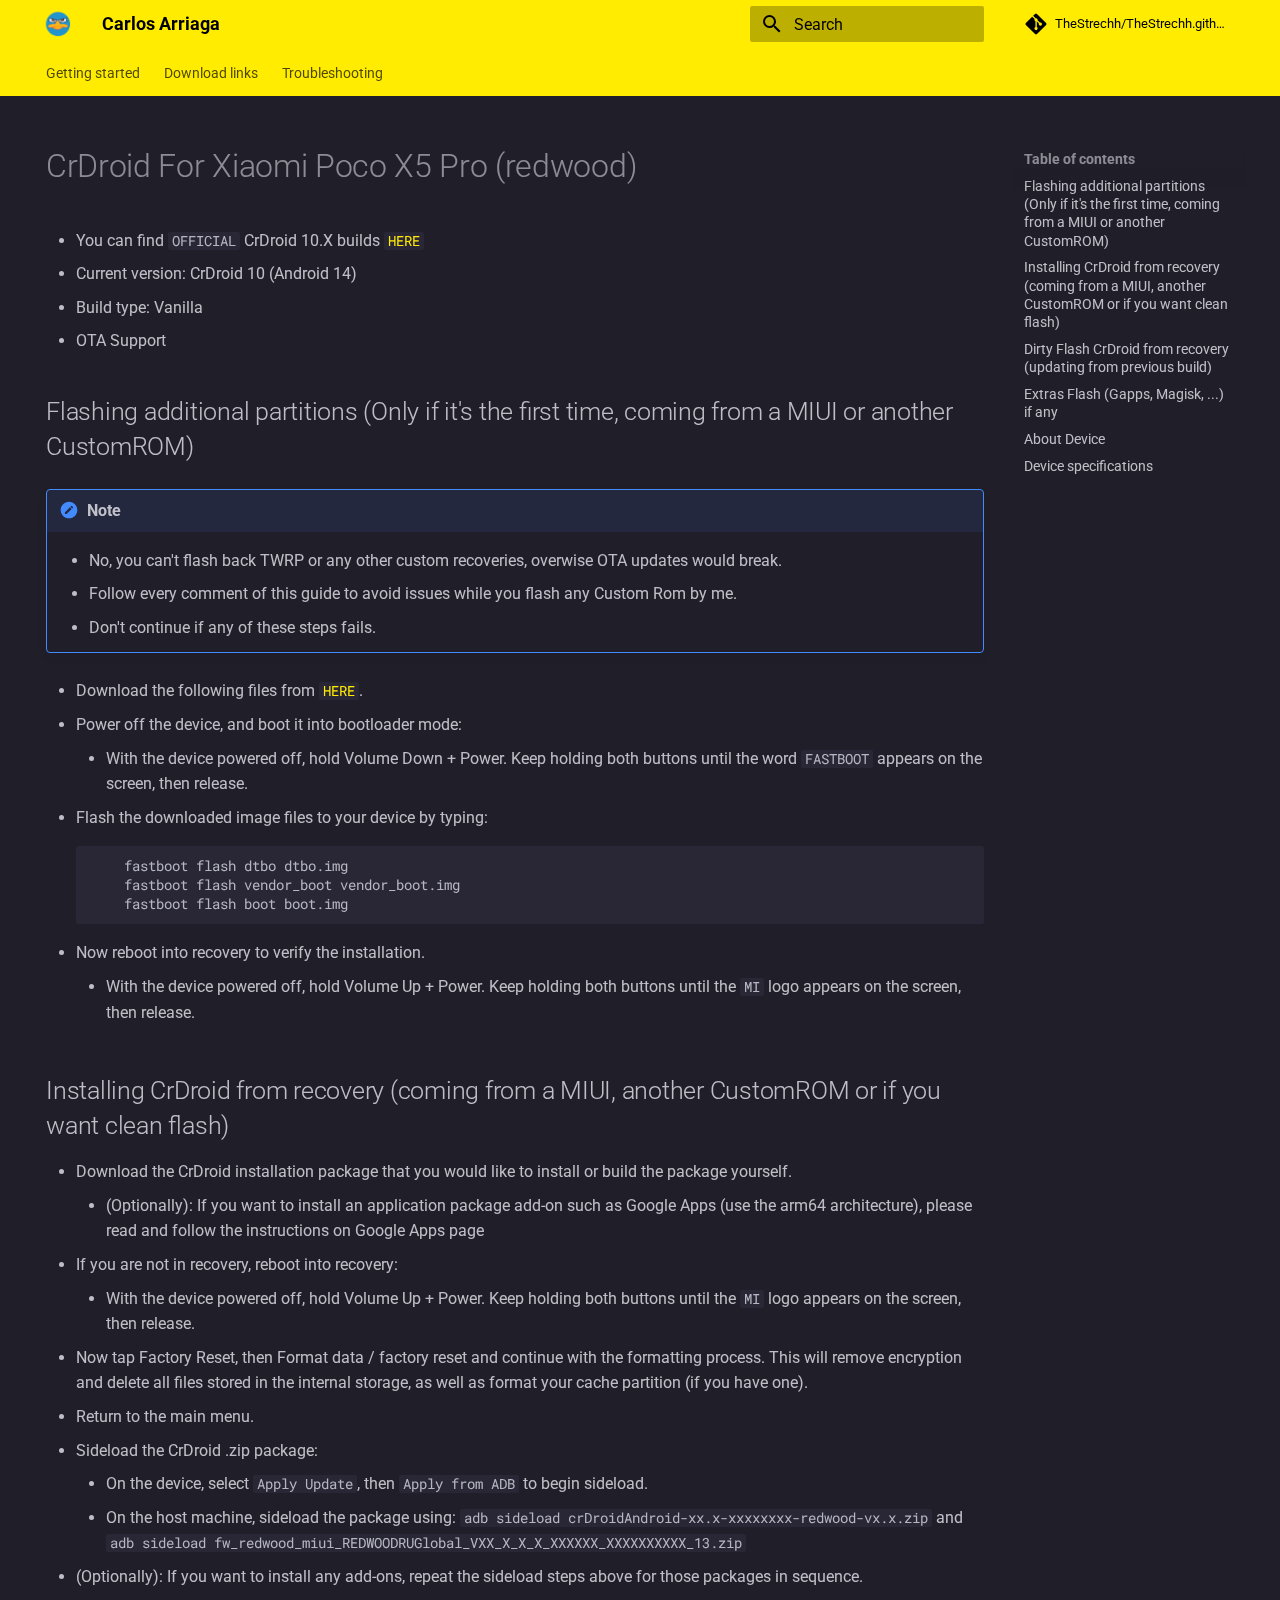
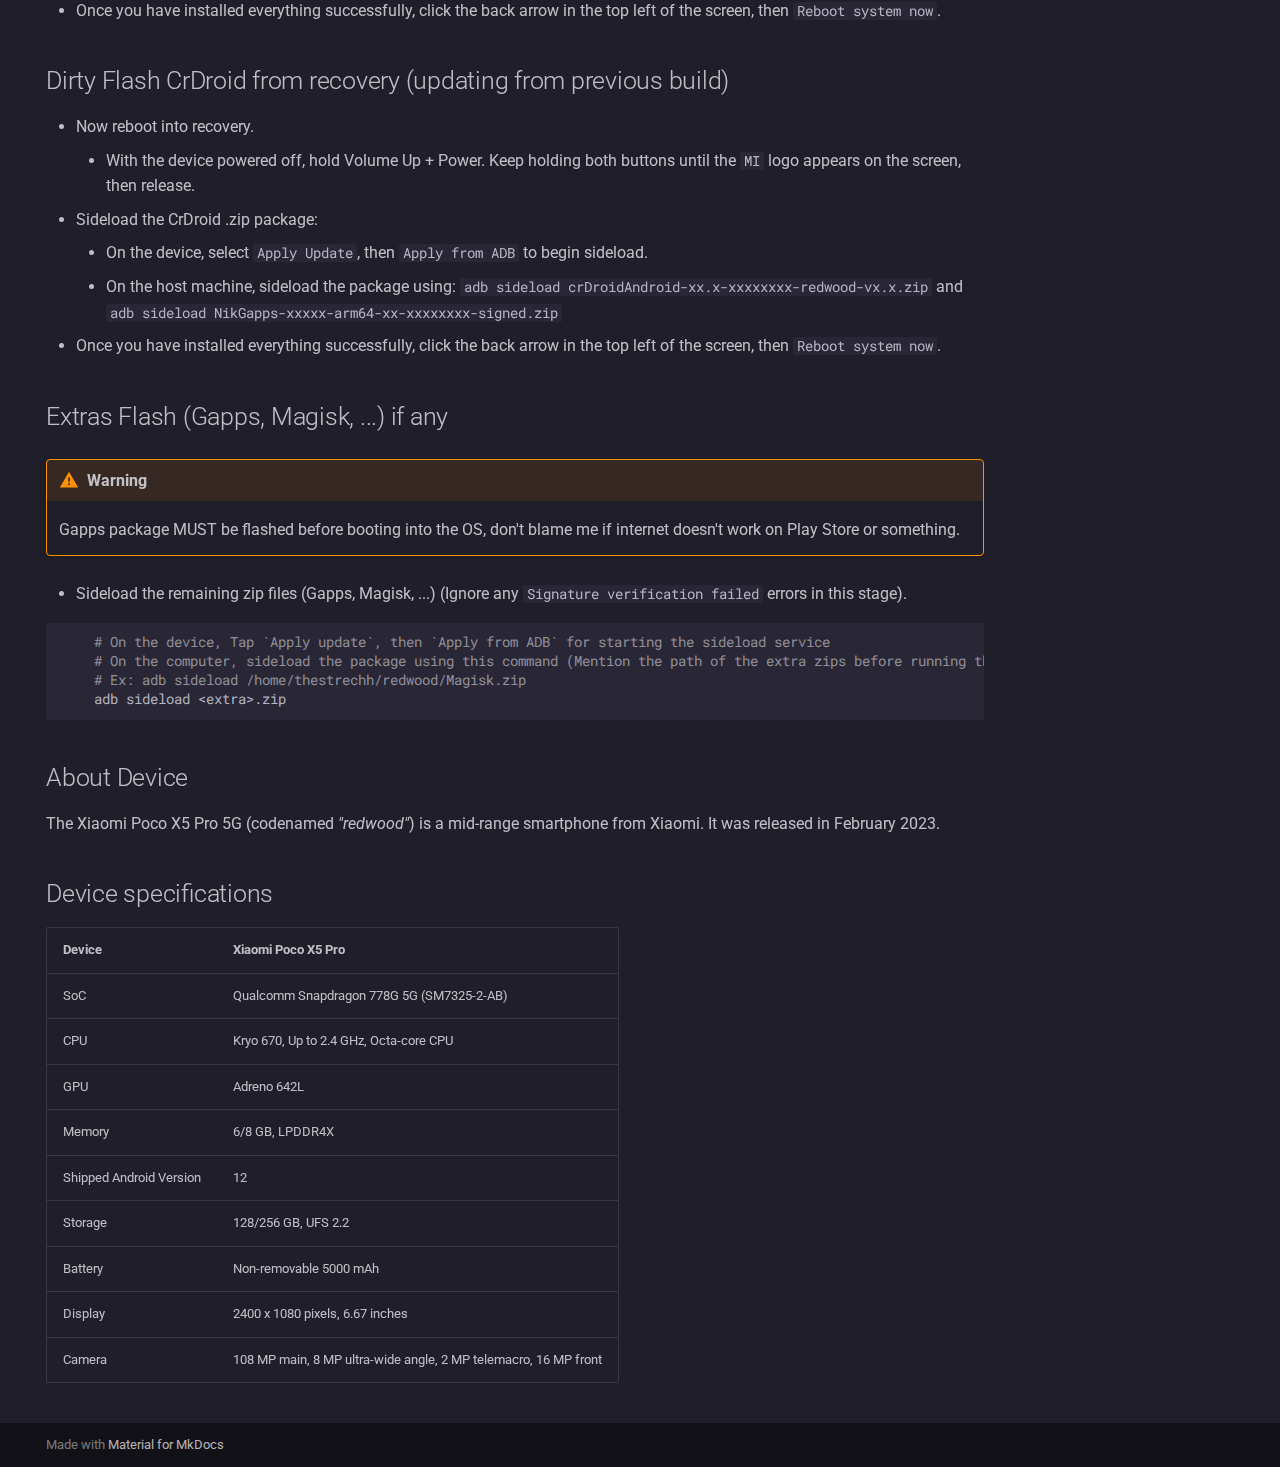
<file: downloads/crdroid/redwood/index.html>
<!doctype html>
<html lang="en" class="no-js">
  <head>
    
      <meta charset="utf-8">
      <meta name="viewport" content="width=device-width,initial-scale=1">
      
      
      
      
      
      
      <link rel="icon" href="../../../images/favicon.png">
      <meta name="generator" content="mkdocs-1.5.3, mkdocs-material-9.5.7">
    
    
      
        <title>CrDroid For Xiaomi Poco X5 Pro (redwood) - Carlos Arriaga</title>
      
    
    
      <link rel="stylesheet" href="../../../assets/stylesheets/main.f2e4d321.min.css">
      
        
        <link rel="stylesheet" href="../../../assets/stylesheets/palette.06af60db.min.css">
      
      


    
    
      
    
    
      
        
        
        <link rel="preconnect" href="https://fonts.gstatic.com" crossorigin>
        <link rel="stylesheet" href="https://fonts.googleapis.com/css?family=Roboto:300,300i,400,400i,700,700i%7CRoboto+Mono:400,400i,700,700i&display=fallback">
        <style>:root{--md-text-font:"Roboto";--md-code-font:"Roboto Mono"}</style>
      
    
    
      <link rel="stylesheet" href="../../../stylesheets/extra.css">
    
    <script>__md_scope=new URL("../../..",location),__md_hash=e=>[...e].reduce((e,_)=>(e<<5)-e+_.charCodeAt(0),0),__md_get=(e,_=localStorage,t=__md_scope)=>JSON.parse(_.getItem(t.pathname+"."+e)),__md_set=(e,_,t=localStorage,a=__md_scope)=>{try{t.setItem(a.pathname+"."+e,JSON.stringify(_))}catch(e){}}</script>
    
      

    
    
    
  </head>
  
  
    
    
    
    
    
    <body dir="ltr" data-md-color-scheme="slate" data-md-color-primary="custom" data-md-color-accent="custom">
  
    
    <input class="md-toggle" data-md-toggle="drawer" type="checkbox" id="__drawer" autocomplete="off">
    <input class="md-toggle" data-md-toggle="search" type="checkbox" id="__search" autocomplete="off">
    <label class="md-overlay" for="__drawer"></label>
    <div data-md-component="skip">
      
        
        <a href="#crdroid-for-xiaomi-poco-x5-pro-redwood" class="md-skip">
          Skip to content
        </a>
      
    </div>
    <div data-md-component="announce">
      
    </div>
    
    
      

<header class="md-header" data-md-component="header">
  <nav class="md-header__inner md-grid" aria-label="Header">
    <a href="../../.." title="Carlos Arriaga" class="md-header__button md-logo" aria-label="Carlos Arriaga" data-md-component="logo">
      
  <img src="../../../images/logo.png" alt="logo">

    </a>
    <label class="md-header__button md-icon" for="__drawer">
      
      <svg xmlns="http://www.w3.org/2000/svg" viewBox="0 0 24 24"><path d="M3 6h18v2H3V6m0 5h18v2H3v-2m0 5h18v2H3v-2Z"/></svg>
    </label>
    <div class="md-header__title" data-md-component="header-title">
      <div class="md-header__ellipsis">
        <div class="md-header__topic">
          <span class="md-ellipsis">
            Carlos Arriaga
          </span>
        </div>
        <div class="md-header__topic" data-md-component="header-topic">
          <span class="md-ellipsis">
            
              CrDroid For Xiaomi Poco X5 Pro (redwood)
            
          </span>
        </div>
      </div>
    </div>
    
      
    
    
    
    
      <label class="md-header__button md-icon" for="__search">
        
        <svg xmlns="http://www.w3.org/2000/svg" viewBox="0 0 24 24"><path d="M9.5 3A6.5 6.5 0 0 1 16 9.5c0 1.61-.59 3.09-1.56 4.23l.27.27h.79l5 5-1.5 1.5-5-5v-.79l-.27-.27A6.516 6.516 0 0 1 9.5 16 6.5 6.5 0 0 1 3 9.5 6.5 6.5 0 0 1 9.5 3m0 2C7 5 5 7 5 9.5S7 14 9.5 14 14 12 14 9.5 12 5 9.5 5Z"/></svg>
      </label>
      <div class="md-search" data-md-component="search" role="dialog">
  <label class="md-search__overlay" for="__search"></label>
  <div class="md-search__inner" role="search">
    <form class="md-search__form" name="search">
      <input type="text" class="md-search__input" name="query" aria-label="Search" placeholder="Search" autocapitalize="off" autocorrect="off" autocomplete="off" spellcheck="false" data-md-component="search-query" required>
      <label class="md-search__icon md-icon" for="__search">
        
        <svg xmlns="http://www.w3.org/2000/svg" viewBox="0 0 24 24"><path d="M9.5 3A6.5 6.5 0 0 1 16 9.5c0 1.61-.59 3.09-1.56 4.23l.27.27h.79l5 5-1.5 1.5-5-5v-.79l-.27-.27A6.516 6.516 0 0 1 9.5 16 6.5 6.5 0 0 1 3 9.5 6.5 6.5 0 0 1 9.5 3m0 2C7 5 5 7 5 9.5S7 14 9.5 14 14 12 14 9.5 12 5 9.5 5Z"/></svg>
        
        <svg xmlns="http://www.w3.org/2000/svg" viewBox="0 0 24 24"><path d="M20 11v2H8l5.5 5.5-1.42 1.42L4.16 12l7.92-7.92L13.5 5.5 8 11h12Z"/></svg>
      </label>
      <nav class="md-search__options" aria-label="Search">
        
        <button type="reset" class="md-search__icon md-icon" title="Clear" aria-label="Clear" tabindex="-1">
          
          <svg xmlns="http://www.w3.org/2000/svg" viewBox="0 0 24 24"><path d="M19 6.41 17.59 5 12 10.59 6.41 5 5 6.41 10.59 12 5 17.59 6.41 19 12 13.41 17.59 19 19 17.59 13.41 12 19 6.41Z"/></svg>
        </button>
      </nav>
      
    </form>
    <div class="md-search__output">
      <div class="md-search__scrollwrap" data-md-scrollfix>
        <div class="md-search-result" data-md-component="search-result">
          <div class="md-search-result__meta">
            Initializing search
          </div>
          <ol class="md-search-result__list" role="presentation"></ol>
        </div>
      </div>
    </div>
  </div>
</div>
    
    
      <div class="md-header__source">
        <a href="https://github.com/TheStrechh/TheStrechh.github.io" title="Go to repository" class="md-source" data-md-component="source">
  <div class="md-source__icon md-icon">
    
    <svg xmlns="http://www.w3.org/2000/svg" viewBox="0 0 448 512"><!--! Font Awesome Free 6.5.1 by @fontawesome - https://fontawesome.com License - https://fontawesome.com/license/free (Icons: CC BY 4.0, Fonts: SIL OFL 1.1, Code: MIT License) Copyright 2023 Fonticons, Inc.--><path d="M439.55 236.05 244 40.45a28.87 28.87 0 0 0-40.81 0l-40.66 40.63 51.52 51.52c27.06-9.14 52.68 16.77 43.39 43.68l49.66 49.66c34.23-11.8 61.18 31 35.47 56.69-26.49 26.49-70.21-2.87-56-37.34L240.22 199v121.85c25.3 12.54 22.26 41.85 9.08 55a34.34 34.34 0 0 1-48.55 0c-17.57-17.6-11.07-46.91 11.25-56v-123c-20.8-8.51-24.6-30.74-18.64-45L142.57 101 8.45 235.14a28.86 28.86 0 0 0 0 40.81l195.61 195.6a28.86 28.86 0 0 0 40.8 0l194.69-194.69a28.86 28.86 0 0 0 0-40.81z"/></svg>
  </div>
  <div class="md-source__repository">
    TheStrechh/TheStrechh.github.io
  </div>
</a>
      </div>
    
  </nav>
  
</header>
    
    <div class="md-container" data-md-component="container">
      
      
        
          
            
<nav class="md-tabs" aria-label="Tabs" data-md-component="tabs">
  <div class="md-grid">
    <ul class="md-tabs__list">
      
        
  
  
  
    <li class="md-tabs__item">
      <a href="../../.." class="md-tabs__link">
        
  
    
  
  Getting started

      </a>
    </li>
  

      
        
  
  
  
    <li class="md-tabs__item">
      <a href="../../" class="md-tabs__link">
        
  
    
  
  Download links

      </a>
    </li>
  

      
        
  
  
  
    <li class="md-tabs__item">
      <a href="../../../troubleshooting/" class="md-tabs__link">
        
  
    
  
  Troubleshooting

      </a>
    </li>
  

      
    </ul>
  </div>
</nav>
          
        
      
      <main class="md-main" data-md-component="main">
        <div class="md-main__inner md-grid">
          
            
              
                
              
              <div class="md-sidebar md-sidebar--primary" data-md-component="sidebar" data-md-type="navigation" hidden>
                <div class="md-sidebar__scrollwrap">
                  <div class="md-sidebar__inner">
                    


  


<nav class="md-nav md-nav--primary md-nav--lifted" aria-label="Navigation" data-md-level="0">
  <label class="md-nav__title" for="__drawer">
    <a href="../../.." title="Carlos Arriaga" class="md-nav__button md-logo" aria-label="Carlos Arriaga" data-md-component="logo">
      
  <img src="../../../images/logo.png" alt="logo">

    </a>
    Carlos Arriaga
  </label>
  
    <div class="md-nav__source">
      <a href="https://github.com/TheStrechh/TheStrechh.github.io" title="Go to repository" class="md-source" data-md-component="source">
  <div class="md-source__icon md-icon">
    
    <svg xmlns="http://www.w3.org/2000/svg" viewBox="0 0 448 512"><!--! Font Awesome Free 6.5.1 by @fontawesome - https://fontawesome.com License - https://fontawesome.com/license/free (Icons: CC BY 4.0, Fonts: SIL OFL 1.1, Code: MIT License) Copyright 2023 Fonticons, Inc.--><path d="M439.55 236.05 244 40.45a28.87 28.87 0 0 0-40.81 0l-40.66 40.63 51.52 51.52c27.06-9.14 52.68 16.77 43.39 43.68l49.66 49.66c34.23-11.8 61.18 31 35.47 56.69-26.49 26.49-70.21-2.87-56-37.34L240.22 199v121.85c25.3 12.54 22.26 41.85 9.08 55a34.34 34.34 0 0 1-48.55 0c-17.57-17.6-11.07-46.91 11.25-56v-123c-20.8-8.51-24.6-30.74-18.64-45L142.57 101 8.45 235.14a28.86 28.86 0 0 0 0 40.81l195.61 195.6a28.86 28.86 0 0 0 40.8 0l194.69-194.69a28.86 28.86 0 0 0 0-40.81z"/></svg>
  </div>
  <div class="md-source__repository">
    TheStrechh/TheStrechh.github.io
  </div>
</a>
    </div>
  
  <ul class="md-nav__list" data-md-scrollfix>
    
      
      
  
  
  
  
    <li class="md-nav__item">
      <a href="../../.." class="md-nav__link">
        
  
  <span class="md-ellipsis">
    Getting started
  </span>
  

      </a>
    </li>
  

    
      
      
  
  
  
  
    <li class="md-nav__item">
      <a href="../../" class="md-nav__link">
        
  
  <span class="md-ellipsis">
    Download links
  </span>
  

      </a>
    </li>
  

    
      
      
  
  
  
  
    <li class="md-nav__item">
      <a href="../../../troubleshooting/" class="md-nav__link">
        
  
  <span class="md-ellipsis">
    Troubleshooting
  </span>
  

      </a>
    </li>
  

    
  </ul>
</nav>
                  </div>
                </div>
              </div>
            
            
              
                
              
              <div class="md-sidebar md-sidebar--secondary" data-md-component="sidebar" data-md-type="toc" >
                <div class="md-sidebar__scrollwrap">
                  <div class="md-sidebar__inner">
                    

<nav class="md-nav md-nav--secondary" aria-label="Table of contents">
  
  
  
    
  
  
    <label class="md-nav__title" for="__toc">
      <span class="md-nav__icon md-icon"></span>
      Table of contents
    </label>
    <ul class="md-nav__list" data-md-component="toc" data-md-scrollfix>
      
        <li class="md-nav__item">
  <a href="#flashing-additional-partitions-only-if-its-the-first-time-coming-from-a-miui-or-another-customrom" class="md-nav__link">
    <span class="md-ellipsis">
      Flashing additional partitions (Only if it's the first time, coming from a MIUI or another CustomROM)
    </span>
  </a>
  
</li>
      
        <li class="md-nav__item">
  <a href="#installing-crdroid-from-recovery-coming-from-a-miui-another-customrom-or-if-you-want-clean-flash" class="md-nav__link">
    <span class="md-ellipsis">
      Installing CrDroid from recovery (coming from a MIUI, another CustomROM or if you want clean flash)
    </span>
  </a>
  
</li>
      
        <li class="md-nav__item">
  <a href="#dirty-flash-crdroid-from-recovery-updating-from-previous-build" class="md-nav__link">
    <span class="md-ellipsis">
      Dirty Flash CrDroid from recovery (updating from previous build)
    </span>
  </a>
  
</li>
      
        <li class="md-nav__item">
  <a href="#extras-flash-gapps-magisk-if-any" class="md-nav__link">
    <span class="md-ellipsis">
      Extras Flash (Gapps, Magisk, ...) if any
    </span>
  </a>
  
</li>
      
        <li class="md-nav__item">
  <a href="#about-device" class="md-nav__link">
    <span class="md-ellipsis">
      About Device
    </span>
  </a>
  
</li>
      
        <li class="md-nav__item">
  <a href="#device-specifications" class="md-nav__link">
    <span class="md-ellipsis">
      Device specifications
    </span>
  </a>
  
</li>
      
    </ul>
  
</nav>
                  </div>
                </div>
              </div>
            
          
          
            <div class="md-content" data-md-component="content">
              <article class="md-content__inner md-typeset">
                
                  


<h1 id="crdroid-for-xiaomi-poco-x5-pro-redwood">CrDroid For Xiaomi Poco X5 Pro (redwood)<a class="headerlink" href="#crdroid-for-xiaomi-poco-x5-pro-redwood" title="Permanent link">&para;</a></h1>
<ul>
<li>You can find <code>OFFICIAL</code> CrDroid 10.X builds <a href="https://crdroid.net/redwood/10"><code>HERE</code></a></li>
<li>Current version: CrDroid 10 (Android 14)</li>
<li>Build type: Vanilla</li>
<li>OTA Support</li>
</ul>
<h2 id="flashing-additional-partitions-only-if-its-the-first-time-coming-from-a-miui-or-another-customrom">Flashing additional partitions (Only if it's the first time, coming from a MIUI or another CustomROM)<a class="headerlink" href="#flashing-additional-partitions-only-if-its-the-first-time-coming-from-a-miui-or-another-customrom" title="Permanent link">&para;</a></h2>
<div class="admonition note">
<p class="admonition-title">Note</p>
<ul>
<li>No, you can't flash back TWRP or any other custom recoveries, overwise OTA updates would break.</li>
<li>Follow every comment of this guide to avoid issues while you flash any Custom Rom by me.</li>
<li>Don't continue if any of these steps fails.</li>
</ul>
</div>
<ul>
<li>Download the following files from <a href="https://sourceforge.net/projects/crdroid/files/redwood/10.x/recovery/"><code>HERE</code></a>.</li>
<li>Power off the device, and boot it into bootloader mode:<ul>
<li>With the device powered off, hold Volume Down + Power. Keep holding both buttons until the word <code>FASTBOOT</code> appears on the screen, then release.</li>
</ul>
</li>
<li>Flash the downloaded image files to your device by typing:
<div class="highlight"><pre><span></span><code><span class="w">    </span>fastboot<span class="w"> </span>flash<span class="w"> </span>dtbo<span class="w"> </span>dtbo.img
<span class="w">    </span>fastboot<span class="w"> </span>flash<span class="w"> </span>vendor_boot<span class="w"> </span>vendor_boot.img
<span class="w">    </span>fastboot<span class="w"> </span>flash<span class="w"> </span>boot<span class="w"> </span>boot.img
</code></pre></div></li>
<li>Now reboot into recovery to verify the installation.<ul>
<li>With the device powered off, hold Volume Up + Power. Keep holding both buttons until the <code>MI</code> logo appears on the screen, then release.</li>
</ul>
</li>
</ul>
<h2 id="installing-crdroid-from-recovery-coming-from-a-miui-another-customrom-or-if-you-want-clean-flash">Installing CrDroid from recovery (coming from a MIUI, another CustomROM or if you want clean flash)<a class="headerlink" href="#installing-crdroid-from-recovery-coming-from-a-miui-another-customrom-or-if-you-want-clean-flash" title="Permanent link">&para;</a></h2>
<ul>
<li>Download the CrDroid installation package that you would like to install or build the package yourself.<ul>
<li>(Optionally): If you want to install an application package add-on such as Google Apps (use the arm64 architecture), please read and follow the instructions on Google Apps page</li>
</ul>
</li>
<li>If you are not in recovery, reboot into recovery:<ul>
<li>With the device powered off, hold Volume Up + Power. Keep holding both buttons until the <code>MI</code> logo appears on the screen, then release.</li>
</ul>
</li>
<li>Now tap Factory Reset, then Format data / factory reset and continue with the formatting process. This will remove encryption and delete all files stored in the internal storage, as well as format your cache partition (if you have one).</li>
<li>Return to the main menu.</li>
<li>Sideload the CrDroid .zip package:<ul>
<li>On the device, select <code>Apply Update</code>, then <code>Apply from ADB</code> to begin sideload.</li>
<li>On the host machine, sideload the package using: <code>adb sideload crDroidAndroid-xx.x-xxxxxxxx-redwood-vx.x.zip</code> and <code>adb sideload fw_redwood_miui_REDWOODRUGlobal_VXX_X_X_X_XXXXXX_XXXXXXXXXX_13.zip</code></li>
</ul>
</li>
<li>(Optionally): If you want to install any add-ons, repeat the sideload steps above for those packages in sequence.</li>
<li>Once you have installed everything successfully, click the back arrow in the top left of the screen, then <code>Reboot system now</code>.</li>
</ul>
<h2 id="dirty-flash-crdroid-from-recovery-updating-from-previous-build">Dirty Flash CrDroid from recovery (updating from previous build)<a class="headerlink" href="#dirty-flash-crdroid-from-recovery-updating-from-previous-build" title="Permanent link">&para;</a></h2>
<ul>
<li>Now reboot into recovery.<ul>
<li>With the device powered off, hold Volume Up + Power. Keep holding both buttons until the <code>MI</code> logo appears on the screen, then release.</li>
</ul>
</li>
<li>Sideload the CrDroid .zip package:<ul>
<li>On the device, select <code>Apply Update</code>, then <code>Apply from ADB</code> to begin sideload.</li>
<li>On the host machine, sideload the package using: <code>adb sideload crDroidAndroid-xx.x-xxxxxxxx-redwood-vx.x.zip</code> and <code>adb sideload NikGapps-xxxxx-arm64-xx-xxxxxxxx-signed.zip</code></li>
</ul>
</li>
<li>Once you have installed everything successfully, click the back arrow in the top left of the screen, then <code>Reboot system now</code>.</li>
</ul>
<h2 id="extras-flash-gapps-magisk-if-any">Extras Flash (Gapps, Magisk, ...) if any<a class="headerlink" href="#extras-flash-gapps-magisk-if-any" title="Permanent link">&para;</a></h2>
<div class="admonition warning">
<p class="admonition-title">Warning</p>
<p>Gapps package MUST be flashed before booting into the OS, don't blame me if internet doesn't work on Play Store or something.</p>
</div>
<ul>
<li>Sideload the remaining zip files (Gapps, Magisk, ...) (Ignore any <code>Signature verification failed</code> errors in this stage).</li>
</ul>
<div class="highlight"><pre><span></span><code><span class="w">    </span><span class="c1"># On the device, Tap `Apply update`, then `Apply from ADB` for starting the sideload service</span>
<span class="w">    </span><span class="c1"># On the computer, sideload the package using this command (Mention the path of the extra zips before running the command):</span>
<span class="w">    </span><span class="c1"># Ex: adb sideload /home/thestrechh/redwood/Magisk.zip</span>
<span class="w">    </span>adb<span class="w"> </span>sideload<span class="w"> </span>&lt;extra&gt;.zip
</code></pre></div>
<h2 id="about-device">About Device<a class="headerlink" href="#about-device" title="Permanent link">&para;</a></h2>
<p>The Xiaomi Poco X5 Pro 5G (codenamed <em>"redwood"</em>) is a mid-range smartphone from Xiaomi.
It was released in February 2023.</p>
<h2 id="device-specifications">Device specifications<a class="headerlink" href="#device-specifications" title="Permanent link">&para;</a></h2>
<table>
<thead>
<tr>
<th>Device</th>
<th style="text-align: left;">Xiaomi Poco X5 Pro</th>
</tr>
</thead>
<tbody>
<tr>
<td>SoC</td>
<td style="text-align: left;">Qualcomm Snapdragon 778G 5G (SM7325-2-AB)</td>
</tr>
<tr>
<td>CPU</td>
<td style="text-align: left;">Kryo 670, Up to 2.4 GHz, Octa-core CPU</td>
</tr>
<tr>
<td>GPU</td>
<td style="text-align: left;">Adreno 642L</td>
</tr>
<tr>
<td>Memory</td>
<td style="text-align: left;">6/8 GB, LPDDR4X</td>
</tr>
<tr>
<td>Shipped Android Version</td>
<td style="text-align: left;">12</td>
</tr>
<tr>
<td>Storage</td>
<td style="text-align: left;">128/256 GB, UFS 2.2</td>
</tr>
<tr>
<td>Battery</td>
<td style="text-align: left;">Non-removable 5000 mAh</td>
</tr>
<tr>
<td>Display</td>
<td style="text-align: left;">2400 x 1080 pixels, 6.67 inches</td>
</tr>
<tr>
<td>Camera</td>
<td style="text-align: left;">108 MP main, 8 MP ultra-wide angle, 2 MP telemacro, 16 MP front</td>
</tr>
</tbody>
</table>







  
  




  



                
              </article>
            </div>
          
          
<script>var target=document.getElementById(location.hash.slice(1));target&&target.name&&(target.checked=target.name.startsWith("__tabbed_"))</script>
        </div>
        
      </main>
      
        <footer class="md-footer">
  
  <div class="md-footer-meta md-typeset">
    <div class="md-footer-meta__inner md-grid">
      <div class="md-copyright">
  
  
    Made with
    <a href="https://squidfunk.github.io/mkdocs-material/" target="_blank" rel="noopener">
      Material for MkDocs
    </a>
  
</div>
      
    </div>
  </div>
</footer>
      
    </div>
    <div class="md-dialog" data-md-component="dialog">
      <div class="md-dialog__inner md-typeset"></div>
    </div>
    
    
    <script id="__config" type="application/json">{"base": "../../..", "features": "navigation.tabs", "search": "../../../assets/javascripts/workers/search.b8dbb3d2.min.js", "translations": {"clipboard.copied": "Copied to clipboard", "clipboard.copy": "Copy to clipboard", "search.result.more.one": "1 more on this page", "search.result.more.other": "# more on this page", "search.result.none": "No matching documents", "search.result.one": "1 matching document", "search.result.other": "# matching documents", "search.result.placeholder": "Type to start searching", "search.result.term.missing": "Missing", "select.version": "Select version"}}</script>
    
    
      <script src="../../../assets/javascripts/bundle.caa56a14.min.js"></script>
      
    
  </body>
</html>
</file>
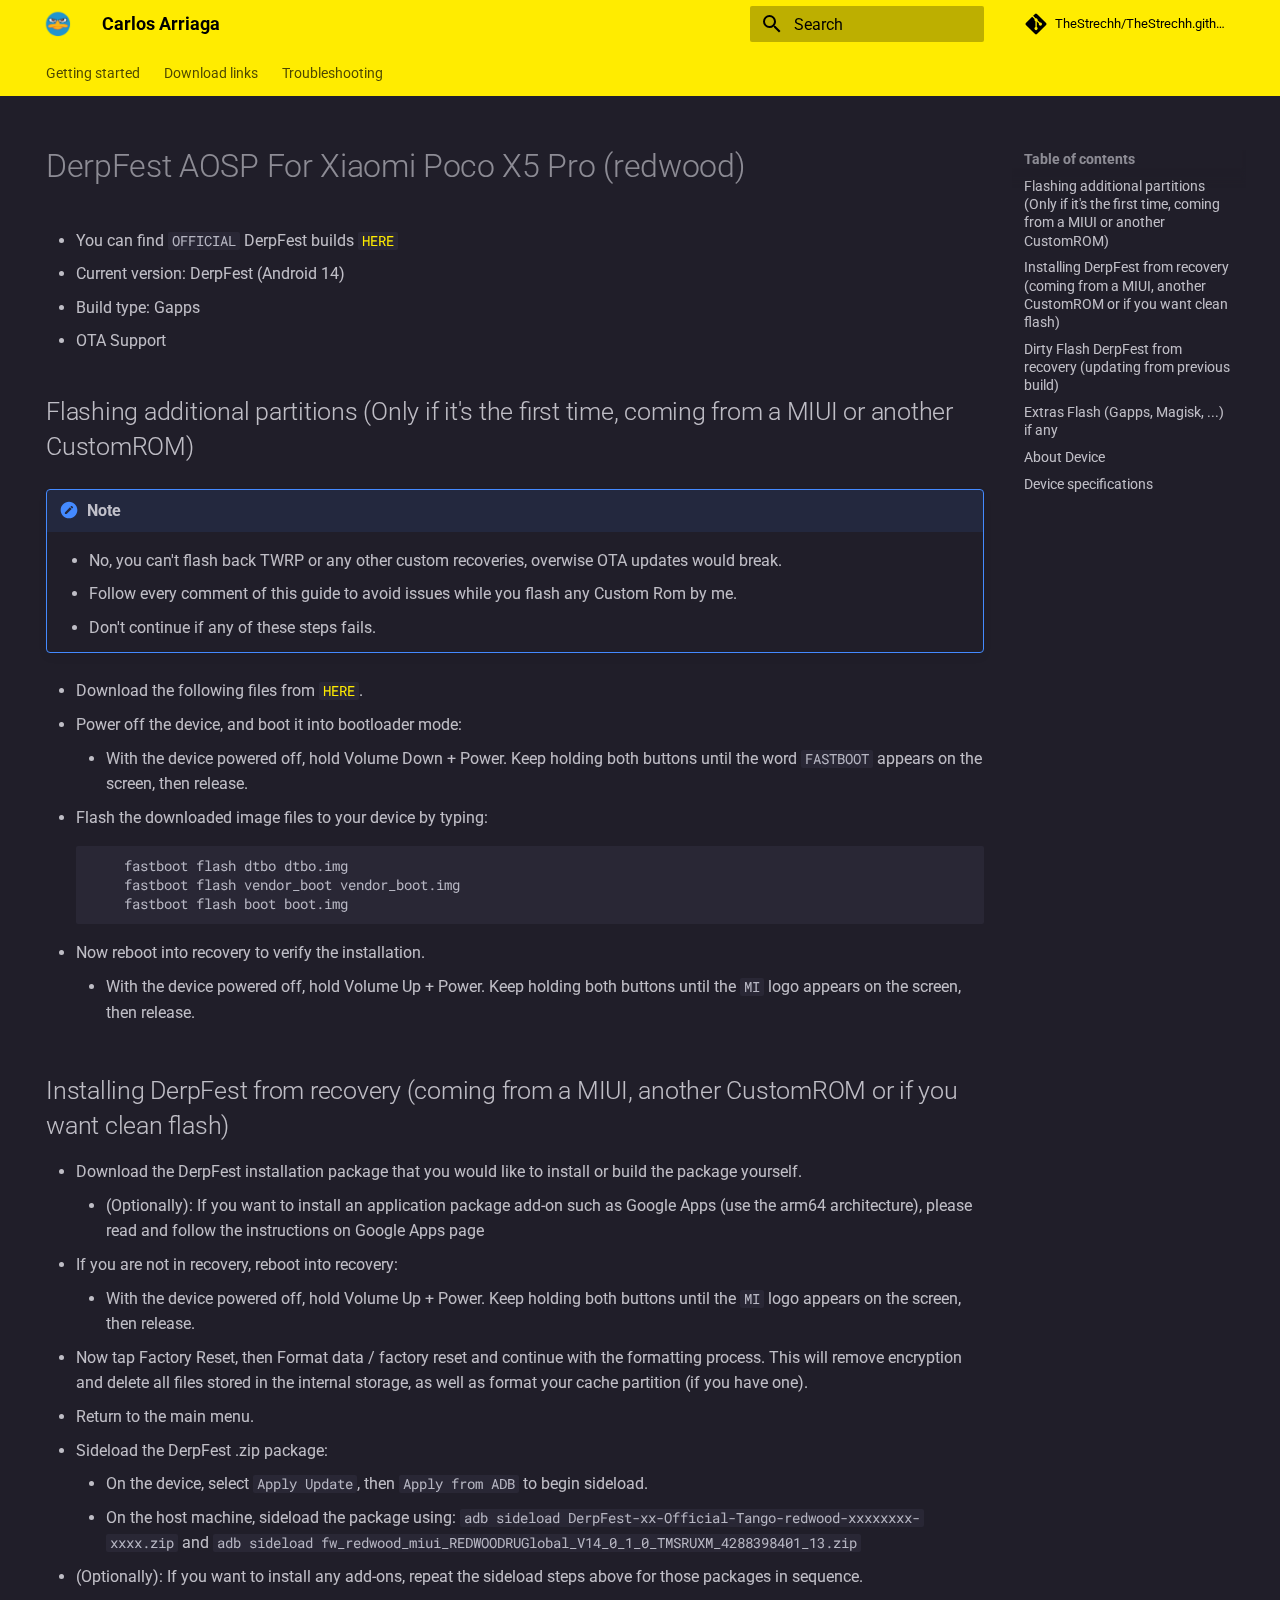
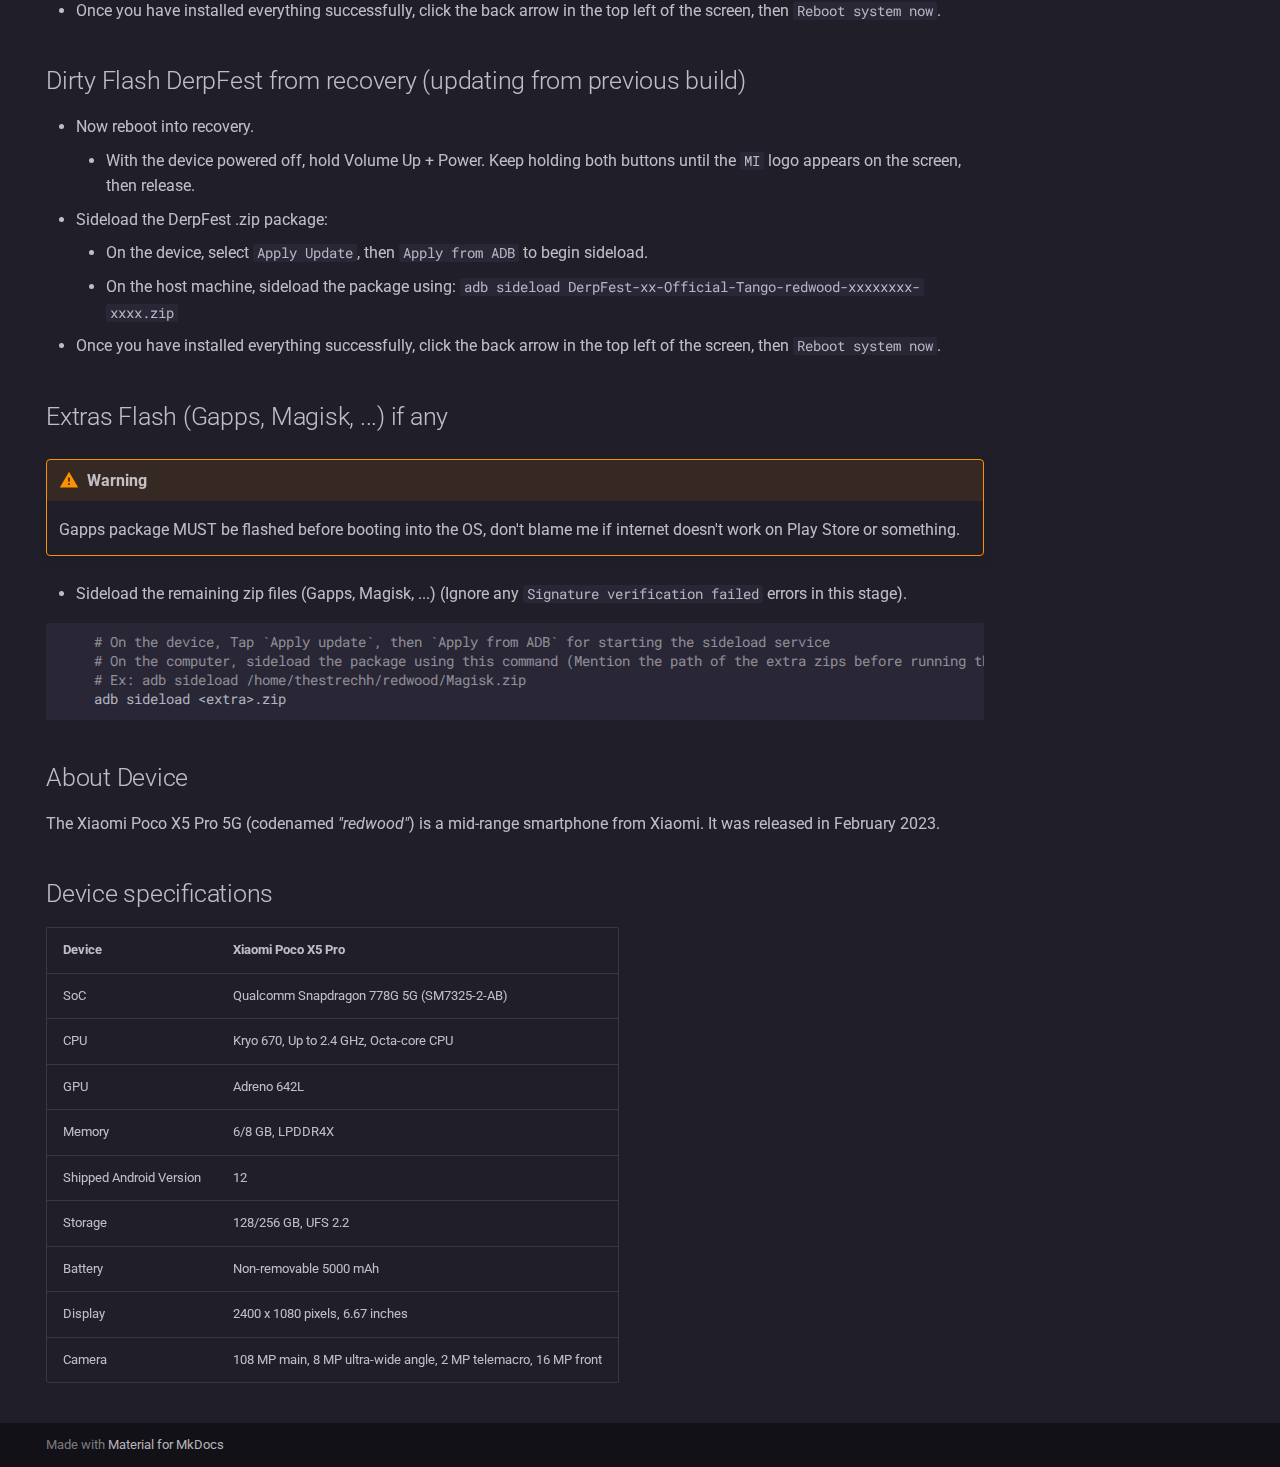
<file: downloads/derp/redwood/index.html>
<!doctype html>
<html lang="en" class="no-js">
  <head>
    
      <meta charset="utf-8">
      <meta name="viewport" content="width=device-width,initial-scale=1">
      
      
      
      
      
      
      <link rel="icon" href="../../../images/favicon.png">
      <meta name="generator" content="mkdocs-1.5.3, mkdocs-material-9.5.7">
    
    
      
        <title>DerpFest AOSP For Xiaomi Poco X5 Pro (redwood) - Carlos Arriaga</title>
      
    
    
      <link rel="stylesheet" href="../../../assets/stylesheets/main.f2e4d321.min.css">
      
        
        <link rel="stylesheet" href="../../../assets/stylesheets/palette.06af60db.min.css">
      
      


    
    
      
    
    
      
        
        
        <link rel="preconnect" href="https://fonts.gstatic.com" crossorigin>
        <link rel="stylesheet" href="https://fonts.googleapis.com/css?family=Roboto:300,300i,400,400i,700,700i%7CRoboto+Mono:400,400i,700,700i&display=fallback">
        <style>:root{--md-text-font:"Roboto";--md-code-font:"Roboto Mono"}</style>
      
    
    
      <link rel="stylesheet" href="../../../stylesheets/extra.css">
    
    <script>__md_scope=new URL("../../..",location),__md_hash=e=>[...e].reduce((e,_)=>(e<<5)-e+_.charCodeAt(0),0),__md_get=(e,_=localStorage,t=__md_scope)=>JSON.parse(_.getItem(t.pathname+"."+e)),__md_set=(e,_,t=localStorage,a=__md_scope)=>{try{t.setItem(a.pathname+"."+e,JSON.stringify(_))}catch(e){}}</script>
    
      

    
    
    
  </head>
  
  
    
    
    
    
    
    <body dir="ltr" data-md-color-scheme="slate" data-md-color-primary="custom" data-md-color-accent="custom">
  
    
    <input class="md-toggle" data-md-toggle="drawer" type="checkbox" id="__drawer" autocomplete="off">
    <input class="md-toggle" data-md-toggle="search" type="checkbox" id="__search" autocomplete="off">
    <label class="md-overlay" for="__drawer"></label>
    <div data-md-component="skip">
      
        
        <a href="#derpfest-aosp-for-xiaomi-poco-x5-pro-redwood" class="md-skip">
          Skip to content
        </a>
      
    </div>
    <div data-md-component="announce">
      
    </div>
    
    
      

<header class="md-header" data-md-component="header">
  <nav class="md-header__inner md-grid" aria-label="Header">
    <a href="../../.." title="Carlos Arriaga" class="md-header__button md-logo" aria-label="Carlos Arriaga" data-md-component="logo">
      
  <img src="../../../images/logo.png" alt="logo">

    </a>
    <label class="md-header__button md-icon" for="__drawer">
      
      <svg xmlns="http://www.w3.org/2000/svg" viewBox="0 0 24 24"><path d="M3 6h18v2H3V6m0 5h18v2H3v-2m0 5h18v2H3v-2Z"/></svg>
    </label>
    <div class="md-header__title" data-md-component="header-title">
      <div class="md-header__ellipsis">
        <div class="md-header__topic">
          <span class="md-ellipsis">
            Carlos Arriaga
          </span>
        </div>
        <div class="md-header__topic" data-md-component="header-topic">
          <span class="md-ellipsis">
            
              DerpFest AOSP For Xiaomi Poco X5 Pro (redwood)
            
          </span>
        </div>
      </div>
    </div>
    
      
    
    
    
    
      <label class="md-header__button md-icon" for="__search">
        
        <svg xmlns="http://www.w3.org/2000/svg" viewBox="0 0 24 24"><path d="M9.5 3A6.5 6.5 0 0 1 16 9.5c0 1.61-.59 3.09-1.56 4.23l.27.27h.79l5 5-1.5 1.5-5-5v-.79l-.27-.27A6.516 6.516 0 0 1 9.5 16 6.5 6.5 0 0 1 3 9.5 6.5 6.5 0 0 1 9.5 3m0 2C7 5 5 7 5 9.5S7 14 9.5 14 14 12 14 9.5 12 5 9.5 5Z"/></svg>
      </label>
      <div class="md-search" data-md-component="search" role="dialog">
  <label class="md-search__overlay" for="__search"></label>
  <div class="md-search__inner" role="search">
    <form class="md-search__form" name="search">
      <input type="text" class="md-search__input" name="query" aria-label="Search" placeholder="Search" autocapitalize="off" autocorrect="off" autocomplete="off" spellcheck="false" data-md-component="search-query" required>
      <label class="md-search__icon md-icon" for="__search">
        
        <svg xmlns="http://www.w3.org/2000/svg" viewBox="0 0 24 24"><path d="M9.5 3A6.5 6.5 0 0 1 16 9.5c0 1.61-.59 3.09-1.56 4.23l.27.27h.79l5 5-1.5 1.5-5-5v-.79l-.27-.27A6.516 6.516 0 0 1 9.5 16 6.5 6.5 0 0 1 3 9.5 6.5 6.5 0 0 1 9.5 3m0 2C7 5 5 7 5 9.5S7 14 9.5 14 14 12 14 9.5 12 5 9.5 5Z"/></svg>
        
        <svg xmlns="http://www.w3.org/2000/svg" viewBox="0 0 24 24"><path d="M20 11v2H8l5.5 5.5-1.42 1.42L4.16 12l7.92-7.92L13.5 5.5 8 11h12Z"/></svg>
      </label>
      <nav class="md-search__options" aria-label="Search">
        
        <button type="reset" class="md-search__icon md-icon" title="Clear" aria-label="Clear" tabindex="-1">
          
          <svg xmlns="http://www.w3.org/2000/svg" viewBox="0 0 24 24"><path d="M19 6.41 17.59 5 12 10.59 6.41 5 5 6.41 10.59 12 5 17.59 6.41 19 12 13.41 17.59 19 19 17.59 13.41 12 19 6.41Z"/></svg>
        </button>
      </nav>
      
    </form>
    <div class="md-search__output">
      <div class="md-search__scrollwrap" data-md-scrollfix>
        <div class="md-search-result" data-md-component="search-result">
          <div class="md-search-result__meta">
            Initializing search
          </div>
          <ol class="md-search-result__list" role="presentation"></ol>
        </div>
      </div>
    </div>
  </div>
</div>
    
    
      <div class="md-header__source">
        <a href="https://github.com/TheStrechh/TheStrechh.github.io" title="Go to repository" class="md-source" data-md-component="source">
  <div class="md-source__icon md-icon">
    
    <svg xmlns="http://www.w3.org/2000/svg" viewBox="0 0 448 512"><!--! Font Awesome Free 6.5.1 by @fontawesome - https://fontawesome.com License - https://fontawesome.com/license/free (Icons: CC BY 4.0, Fonts: SIL OFL 1.1, Code: MIT License) Copyright 2023 Fonticons, Inc.--><path d="M439.55 236.05 244 40.45a28.87 28.87 0 0 0-40.81 0l-40.66 40.63 51.52 51.52c27.06-9.14 52.68 16.77 43.39 43.68l49.66 49.66c34.23-11.8 61.18 31 35.47 56.69-26.49 26.49-70.21-2.87-56-37.34L240.22 199v121.85c25.3 12.54 22.26 41.85 9.08 55a34.34 34.34 0 0 1-48.55 0c-17.57-17.6-11.07-46.91 11.25-56v-123c-20.8-8.51-24.6-30.74-18.64-45L142.57 101 8.45 235.14a28.86 28.86 0 0 0 0 40.81l195.61 195.6a28.86 28.86 0 0 0 40.8 0l194.69-194.69a28.86 28.86 0 0 0 0-40.81z"/></svg>
  </div>
  <div class="md-source__repository">
    TheStrechh/TheStrechh.github.io
  </div>
</a>
      </div>
    
  </nav>
  
</header>
    
    <div class="md-container" data-md-component="container">
      
      
        
          
            
<nav class="md-tabs" aria-label="Tabs" data-md-component="tabs">
  <div class="md-grid">
    <ul class="md-tabs__list">
      
        
  
  
  
    <li class="md-tabs__item">
      <a href="../../.." class="md-tabs__link">
        
  
    
  
  Getting started

      </a>
    </li>
  

      
        
  
  
  
    <li class="md-tabs__item">
      <a href="../../" class="md-tabs__link">
        
  
    
  
  Download links

      </a>
    </li>
  

      
        
  
  
  
    <li class="md-tabs__item">
      <a href="../../../troubleshooting/" class="md-tabs__link">
        
  
    
  
  Troubleshooting

      </a>
    </li>
  

      
    </ul>
  </div>
</nav>
          
        
      
      <main class="md-main" data-md-component="main">
        <div class="md-main__inner md-grid">
          
            
              
                
              
              <div class="md-sidebar md-sidebar--primary" data-md-component="sidebar" data-md-type="navigation" hidden>
                <div class="md-sidebar__scrollwrap">
                  <div class="md-sidebar__inner">
                    


  


<nav class="md-nav md-nav--primary md-nav--lifted" aria-label="Navigation" data-md-level="0">
  <label class="md-nav__title" for="__drawer">
    <a href="../../.." title="Carlos Arriaga" class="md-nav__button md-logo" aria-label="Carlos Arriaga" data-md-component="logo">
      
  <img src="../../../images/logo.png" alt="logo">

    </a>
    Carlos Arriaga
  </label>
  
    <div class="md-nav__source">
      <a href="https://github.com/TheStrechh/TheStrechh.github.io" title="Go to repository" class="md-source" data-md-component="source">
  <div class="md-source__icon md-icon">
    
    <svg xmlns="http://www.w3.org/2000/svg" viewBox="0 0 448 512"><!--! Font Awesome Free 6.5.1 by @fontawesome - https://fontawesome.com License - https://fontawesome.com/license/free (Icons: CC BY 4.0, Fonts: SIL OFL 1.1, Code: MIT License) Copyright 2023 Fonticons, Inc.--><path d="M439.55 236.05 244 40.45a28.87 28.87 0 0 0-40.81 0l-40.66 40.63 51.52 51.52c27.06-9.14 52.68 16.77 43.39 43.68l49.66 49.66c34.23-11.8 61.18 31 35.47 56.69-26.49 26.49-70.21-2.87-56-37.34L240.22 199v121.85c25.3 12.54 22.26 41.85 9.08 55a34.34 34.34 0 0 1-48.55 0c-17.57-17.6-11.07-46.91 11.25-56v-123c-20.8-8.51-24.6-30.74-18.64-45L142.57 101 8.45 235.14a28.86 28.86 0 0 0 0 40.81l195.61 195.6a28.86 28.86 0 0 0 40.8 0l194.69-194.69a28.86 28.86 0 0 0 0-40.81z"/></svg>
  </div>
  <div class="md-source__repository">
    TheStrechh/TheStrechh.github.io
  </div>
</a>
    </div>
  
  <ul class="md-nav__list" data-md-scrollfix>
    
      
      
  
  
  
  
    <li class="md-nav__item">
      <a href="../../.." class="md-nav__link">
        
  
  <span class="md-ellipsis">
    Getting started
  </span>
  

      </a>
    </li>
  

    
      
      
  
  
  
  
    <li class="md-nav__item">
      <a href="../../" class="md-nav__link">
        
  
  <span class="md-ellipsis">
    Download links
  </span>
  

      </a>
    </li>
  

    
      
      
  
  
  
  
    <li class="md-nav__item">
      <a href="../../../troubleshooting/" class="md-nav__link">
        
  
  <span class="md-ellipsis">
    Troubleshooting
  </span>
  

      </a>
    </li>
  

    
  </ul>
</nav>
                  </div>
                </div>
              </div>
            
            
              
                
              
              <div class="md-sidebar md-sidebar--secondary" data-md-component="sidebar" data-md-type="toc" >
                <div class="md-sidebar__scrollwrap">
                  <div class="md-sidebar__inner">
                    

<nav class="md-nav md-nav--secondary" aria-label="Table of contents">
  
  
  
    
  
  
    <label class="md-nav__title" for="__toc">
      <span class="md-nav__icon md-icon"></span>
      Table of contents
    </label>
    <ul class="md-nav__list" data-md-component="toc" data-md-scrollfix>
      
        <li class="md-nav__item">
  <a href="#flashing-additional-partitions-only-if-its-the-first-time-coming-from-a-miui-or-another-customrom" class="md-nav__link">
    <span class="md-ellipsis">
      Flashing additional partitions (Only if it's the first time, coming from a MIUI or another CustomROM)
    </span>
  </a>
  
</li>
      
        <li class="md-nav__item">
  <a href="#installing-derpfest-from-recovery-coming-from-a-miui-another-customrom-or-if-you-want-clean-flash" class="md-nav__link">
    <span class="md-ellipsis">
      Installing DerpFest from recovery (coming from a MIUI, another CustomROM or if you want clean flash)
    </span>
  </a>
  
</li>
      
        <li class="md-nav__item">
  <a href="#dirty-flash-derpfest-from-recovery-updating-from-previous-build" class="md-nav__link">
    <span class="md-ellipsis">
      Dirty Flash DerpFest from recovery (updating from previous build)
    </span>
  </a>
  
</li>
      
        <li class="md-nav__item">
  <a href="#extras-flash-gapps-magisk-if-any" class="md-nav__link">
    <span class="md-ellipsis">
      Extras Flash (Gapps, Magisk, ...) if any
    </span>
  </a>
  
</li>
      
        <li class="md-nav__item">
  <a href="#about-device" class="md-nav__link">
    <span class="md-ellipsis">
      About Device
    </span>
  </a>
  
</li>
      
        <li class="md-nav__item">
  <a href="#device-specifications" class="md-nav__link">
    <span class="md-ellipsis">
      Device specifications
    </span>
  </a>
  
</li>
      
    </ul>
  
</nav>
                  </div>
                </div>
              </div>
            
          
          
            <div class="md-content" data-md-component="content">
              <article class="md-content__inner md-typeset">
                
                  


<h1 id="derpfest-aosp-for-xiaomi-poco-x5-pro-redwood">DerpFest AOSP For Xiaomi Poco X5 Pro (redwood)<a class="headerlink" href="#derpfest-aosp-for-xiaomi-poco-x5-pro-redwood" title="Permanent link">&para;</a></h1>
<ul>
<li>You can find <code>OFFICIAL</code> DerpFest builds <a href="https://sourceforge.net/projects/derpfest/files/redwood/"><code>HERE</code></a></li>
<li>Current version: DerpFest (Android 14)</li>
<li>Build type: Gapps</li>
<li>OTA Support</li>
</ul>
<h2 id="flashing-additional-partitions-only-if-its-the-first-time-coming-from-a-miui-or-another-customrom">Flashing additional partitions (Only if it's the first time, coming from a MIUI or another CustomROM)<a class="headerlink" href="#flashing-additional-partitions-only-if-its-the-first-time-coming-from-a-miui-or-another-customrom" title="Permanent link">&para;</a></h2>
<div class="admonition note">
<p class="admonition-title">Note</p>
<ul>
<li>No, you can't flash back TWRP or any other custom recoveries, overwise OTA updates would break.</li>
<li>Follow every comment of this guide to avoid issues while you flash any Custom Rom by me.</li>
<li>Don't continue if any of these steps fails.</li>
</ul>
</div>
<ul>
<li>Download the following files from <a href="https://sourceforge.net/projects/derpfest/files/redwood/recovery/"><code>HERE</code></a>.</li>
<li>Power off the device, and boot it into bootloader mode:<ul>
<li>With the device powered off, hold Volume Down + Power. Keep holding both buttons until the word <code>FASTBOOT</code> appears on the screen, then release.</li>
</ul>
</li>
<li>Flash the downloaded image files to your device by typing:
<div class="highlight"><pre><span></span><code><span class="w">    </span>fastboot<span class="w"> </span>flash<span class="w"> </span>dtbo<span class="w"> </span>dtbo.img
<span class="w">    </span>fastboot<span class="w"> </span>flash<span class="w"> </span>vendor_boot<span class="w"> </span>vendor_boot.img
<span class="w">    </span>fastboot<span class="w"> </span>flash<span class="w"> </span>boot<span class="w"> </span>boot.img
</code></pre></div></li>
<li>Now reboot into recovery to verify the installation.<ul>
<li>With the device powered off, hold Volume Up + Power. Keep holding both buttons until the <code>MI</code> logo appears on the screen, then release.</li>
</ul>
</li>
</ul>
<h2 id="installing-derpfest-from-recovery-coming-from-a-miui-another-customrom-or-if-you-want-clean-flash">Installing DerpFest from recovery (coming from a MIUI, another CustomROM or if you want clean flash)<a class="headerlink" href="#installing-derpfest-from-recovery-coming-from-a-miui-another-customrom-or-if-you-want-clean-flash" title="Permanent link">&para;</a></h2>
<ul>
<li>Download the DerpFest installation package that you would like to install or build the package yourself.<ul>
<li>(Optionally): If you want to install an application package add-on such as Google Apps (use the arm64 architecture), please read and follow the instructions on Google Apps page</li>
</ul>
</li>
<li>If you are not in recovery, reboot into recovery:<ul>
<li>With the device powered off, hold Volume Up + Power. Keep holding both buttons until the <code>MI</code> logo appears on the screen, then release.</li>
</ul>
</li>
<li>Now tap Factory Reset, then Format data / factory reset and continue with the formatting process. This will remove encryption and delete all files stored in the internal storage, as well as format your cache partition (if you have one).</li>
<li>Return to the main menu.</li>
<li>Sideload the DerpFest .zip package:<ul>
<li>On the device, select <code>Apply Update</code>, then <code>Apply from ADB</code> to begin sideload.</li>
<li>On the host machine, sideload the package using: <code>adb sideload DerpFest-xx-Official-Tango-redwood-xxxxxxxx-xxxx.zip</code> and <code>adb sideload fw_redwood_miui_REDWOODRUGlobal_V14_0_1_0_TMSRUXM_4288398401_13.zip</code></li>
</ul>
</li>
<li>(Optionally): If you want to install any add-ons, repeat the sideload steps above for those packages in sequence.</li>
<li>Once you have installed everything successfully, click the back arrow in the top left of the screen, then <code>Reboot system now</code>.</li>
</ul>
<h2 id="dirty-flash-derpfest-from-recovery-updating-from-previous-build">Dirty Flash DerpFest from recovery (updating from previous build)<a class="headerlink" href="#dirty-flash-derpfest-from-recovery-updating-from-previous-build" title="Permanent link">&para;</a></h2>
<ul>
<li>Now reboot into recovery.<ul>
<li>With the device powered off, hold Volume Up + Power. Keep holding both buttons until the <code>MI</code> logo appears on the screen, then release.</li>
</ul>
</li>
<li>Sideload the DerpFest .zip package:<ul>
<li>On the device, select <code>Apply Update</code>, then <code>Apply from ADB</code> to begin sideload.</li>
<li>On the host machine, sideload the package using: <code>adb sideload DerpFest-xx-Official-Tango-redwood-xxxxxxxx-xxxx.zip</code></li>
</ul>
</li>
<li>Once you have installed everything successfully, click the back arrow in the top left of the screen, then <code>Reboot system now</code>.</li>
</ul>
<h2 id="extras-flash-gapps-magisk-if-any">Extras Flash (Gapps, Magisk, ...) if any<a class="headerlink" href="#extras-flash-gapps-magisk-if-any" title="Permanent link">&para;</a></h2>
<div class="admonition warning">
<p class="admonition-title">Warning</p>
<p>Gapps package MUST be flashed before booting into the OS, don't blame me if internet doesn't work on Play Store or something.</p>
</div>
<ul>
<li>Sideload the remaining zip files (Gapps, Magisk, ...) (Ignore any <code>Signature verification failed</code> errors in this stage).</li>
</ul>
<div class="highlight"><pre><span></span><code><span class="w">    </span><span class="c1"># On the device, Tap `Apply update`, then `Apply from ADB` for starting the sideload service</span>
<span class="w">    </span><span class="c1"># On the computer, sideload the package using this command (Mention the path of the extra zips before running the command):</span>
<span class="w">    </span><span class="c1"># Ex: adb sideload /home/thestrechh/redwood/Magisk.zip</span>
<span class="w">    </span>adb<span class="w"> </span>sideload<span class="w"> </span>&lt;extra&gt;.zip
</code></pre></div>
<h2 id="about-device">About Device<a class="headerlink" href="#about-device" title="Permanent link">&para;</a></h2>
<p>The Xiaomi Poco X5 Pro 5G (codenamed <em>"redwood"</em>) is a mid-range smartphone from Xiaomi.
It was released in February 2023.</p>
<h2 id="device-specifications">Device specifications<a class="headerlink" href="#device-specifications" title="Permanent link">&para;</a></h2>
<table>
<thead>
<tr>
<th>Device</th>
<th style="text-align: left;">Xiaomi Poco X5 Pro</th>
</tr>
</thead>
<tbody>
<tr>
<td>SoC</td>
<td style="text-align: left;">Qualcomm Snapdragon 778G 5G (SM7325-2-AB)</td>
</tr>
<tr>
<td>CPU</td>
<td style="text-align: left;">Kryo 670, Up to 2.4 GHz, Octa-core CPU</td>
</tr>
<tr>
<td>GPU</td>
<td style="text-align: left;">Adreno 642L</td>
</tr>
<tr>
<td>Memory</td>
<td style="text-align: left;">6/8 GB, LPDDR4X</td>
</tr>
<tr>
<td>Shipped Android Version</td>
<td style="text-align: left;">12</td>
</tr>
<tr>
<td>Storage</td>
<td style="text-align: left;">128/256 GB, UFS 2.2</td>
</tr>
<tr>
<td>Battery</td>
<td style="text-align: left;">Non-removable 5000 mAh</td>
</tr>
<tr>
<td>Display</td>
<td style="text-align: left;">2400 x 1080 pixels, 6.67 inches</td>
</tr>
<tr>
<td>Camera</td>
<td style="text-align: left;">108 MP main, 8 MP ultra-wide angle, 2 MP telemacro, 16 MP front</td>
</tr>
</tbody>
</table>







  
  




  



                
              </article>
            </div>
          
          
<script>var target=document.getElementById(location.hash.slice(1));target&&target.name&&(target.checked=target.name.startsWith("__tabbed_"))</script>
        </div>
        
      </main>
      
        <footer class="md-footer">
  
  <div class="md-footer-meta md-typeset">
    <div class="md-footer-meta__inner md-grid">
      <div class="md-copyright">
  
  
    Made with
    <a href="https://squidfunk.github.io/mkdocs-material/" target="_blank" rel="noopener">
      Material for MkDocs
    </a>
  
</div>
      
    </div>
  </div>
</footer>
      
    </div>
    <div class="md-dialog" data-md-component="dialog">
      <div class="md-dialog__inner md-typeset"></div>
    </div>
    
    
    <script id="__config" type="application/json">{"base": "../../..", "features": "navigation.tabs", "search": "../../../assets/javascripts/workers/search.b8dbb3d2.min.js", "translations": {"clipboard.copied": "Copied to clipboard", "clipboard.copy": "Copy to clipboard", "search.result.more.one": "1 more on this page", "search.result.more.other": "# more on this page", "search.result.none": "No matching documents", "search.result.one": "1 matching document", "search.result.other": "# matching documents", "search.result.placeholder": "Type to start searching", "search.result.term.missing": "Missing", "select.version": "Select version"}}</script>
    
    
      <script src="../../../assets/javascripts/bundle.caa56a14.min.js"></script>
      
    
  </body>
</html>
</file>
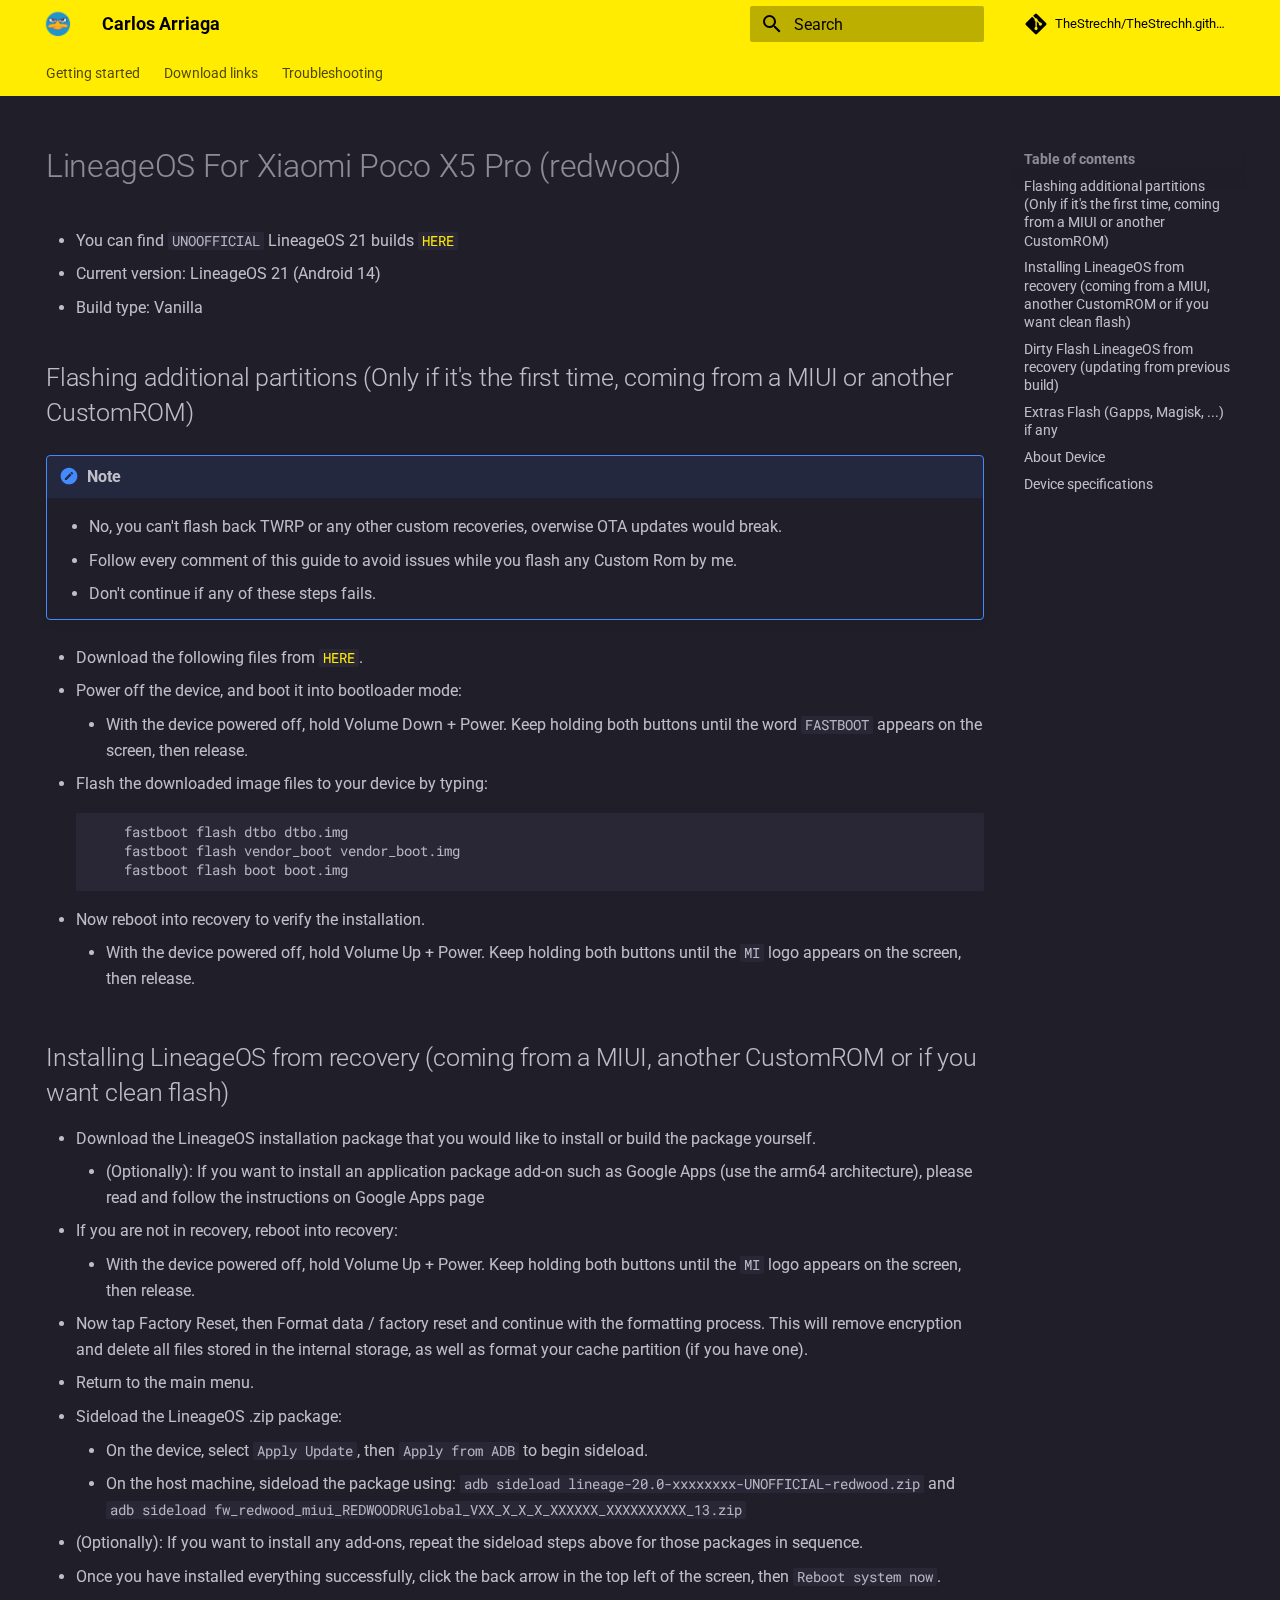
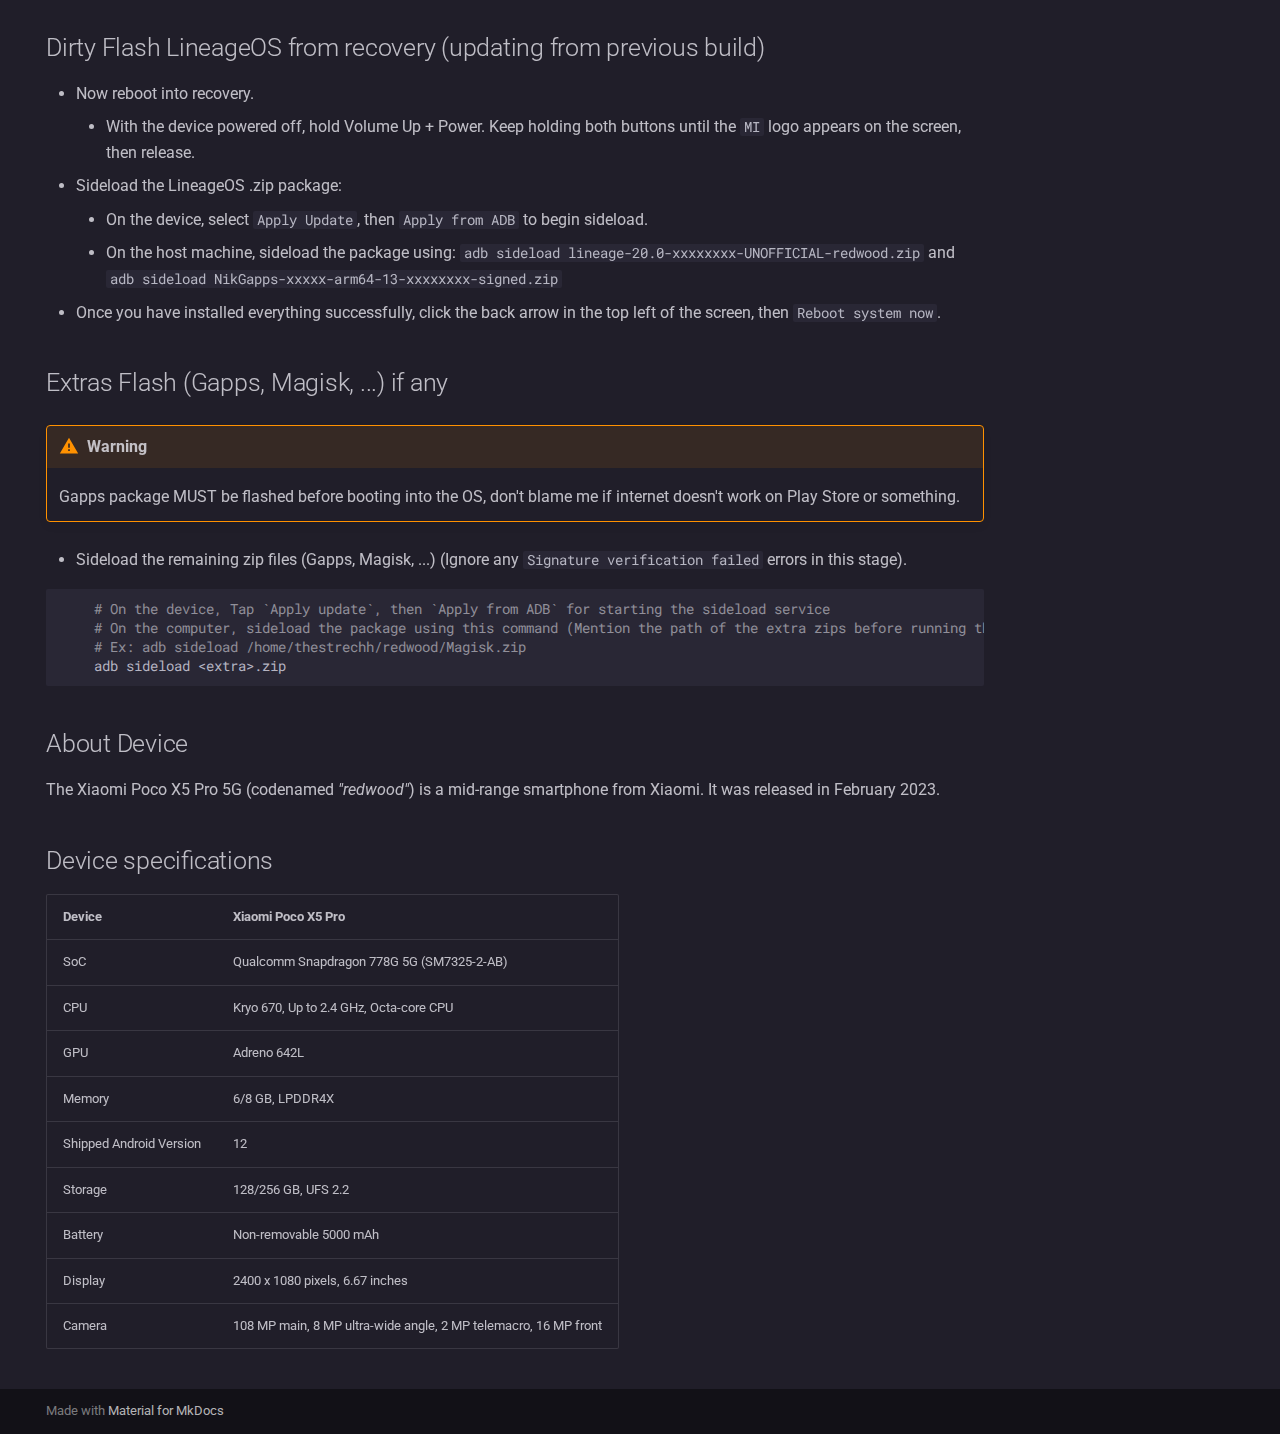
<file: downloads/lineage/redwood/index.html>
<!doctype html>
<html lang="en" class="no-js">
  <head>
    
      <meta charset="utf-8">
      <meta name="viewport" content="width=device-width,initial-scale=1">
      
      
      
      
      
      
      <link rel="icon" href="../../../images/favicon.png">
      <meta name="generator" content="mkdocs-1.5.3, mkdocs-material-9.5.7">
    
    
      
        <title>LineageOS For Xiaomi Poco X5 Pro (redwood) - Carlos Arriaga</title>
      
    
    
      <link rel="stylesheet" href="../../../assets/stylesheets/main.f2e4d321.min.css">
      
        
        <link rel="stylesheet" href="../../../assets/stylesheets/palette.06af60db.min.css">
      
      


    
    
      
    
    
      
        
        
        <link rel="preconnect" href="https://fonts.gstatic.com" crossorigin>
        <link rel="stylesheet" href="https://fonts.googleapis.com/css?family=Roboto:300,300i,400,400i,700,700i%7CRoboto+Mono:400,400i,700,700i&display=fallback">
        <style>:root{--md-text-font:"Roboto";--md-code-font:"Roboto Mono"}</style>
      
    
    
      <link rel="stylesheet" href="../../../stylesheets/extra.css">
    
    <script>__md_scope=new URL("../../..",location),__md_hash=e=>[...e].reduce((e,_)=>(e<<5)-e+_.charCodeAt(0),0),__md_get=(e,_=localStorage,t=__md_scope)=>JSON.parse(_.getItem(t.pathname+"."+e)),__md_set=(e,_,t=localStorage,a=__md_scope)=>{try{t.setItem(a.pathname+"."+e,JSON.stringify(_))}catch(e){}}</script>
    
      

    
    
    
  </head>
  
  
    
    
    
    
    
    <body dir="ltr" data-md-color-scheme="slate" data-md-color-primary="custom" data-md-color-accent="custom">
  
    
    <input class="md-toggle" data-md-toggle="drawer" type="checkbox" id="__drawer" autocomplete="off">
    <input class="md-toggle" data-md-toggle="search" type="checkbox" id="__search" autocomplete="off">
    <label class="md-overlay" for="__drawer"></label>
    <div data-md-component="skip">
      
        
        <a href="#lineageos-for-xiaomi-poco-x5-pro-redwood" class="md-skip">
          Skip to content
        </a>
      
    </div>
    <div data-md-component="announce">
      
    </div>
    
    
      

<header class="md-header" data-md-component="header">
  <nav class="md-header__inner md-grid" aria-label="Header">
    <a href="../../.." title="Carlos Arriaga" class="md-header__button md-logo" aria-label="Carlos Arriaga" data-md-component="logo">
      
  <img src="../../../images/logo.png" alt="logo">

    </a>
    <label class="md-header__button md-icon" for="__drawer">
      
      <svg xmlns="http://www.w3.org/2000/svg" viewBox="0 0 24 24"><path d="M3 6h18v2H3V6m0 5h18v2H3v-2m0 5h18v2H3v-2Z"/></svg>
    </label>
    <div class="md-header__title" data-md-component="header-title">
      <div class="md-header__ellipsis">
        <div class="md-header__topic">
          <span class="md-ellipsis">
            Carlos Arriaga
          </span>
        </div>
        <div class="md-header__topic" data-md-component="header-topic">
          <span class="md-ellipsis">
            
              LineageOS For Xiaomi Poco X5 Pro (redwood)
            
          </span>
        </div>
      </div>
    </div>
    
      
    
    
    
    
      <label class="md-header__button md-icon" for="__search">
        
        <svg xmlns="http://www.w3.org/2000/svg" viewBox="0 0 24 24"><path d="M9.5 3A6.5 6.5 0 0 1 16 9.5c0 1.61-.59 3.09-1.56 4.23l.27.27h.79l5 5-1.5 1.5-5-5v-.79l-.27-.27A6.516 6.516 0 0 1 9.5 16 6.5 6.5 0 0 1 3 9.5 6.5 6.5 0 0 1 9.5 3m0 2C7 5 5 7 5 9.5S7 14 9.5 14 14 12 14 9.5 12 5 9.5 5Z"/></svg>
      </label>
      <div class="md-search" data-md-component="search" role="dialog">
  <label class="md-search__overlay" for="__search"></label>
  <div class="md-search__inner" role="search">
    <form class="md-search__form" name="search">
      <input type="text" class="md-search__input" name="query" aria-label="Search" placeholder="Search" autocapitalize="off" autocorrect="off" autocomplete="off" spellcheck="false" data-md-component="search-query" required>
      <label class="md-search__icon md-icon" for="__search">
        
        <svg xmlns="http://www.w3.org/2000/svg" viewBox="0 0 24 24"><path d="M9.5 3A6.5 6.5 0 0 1 16 9.5c0 1.61-.59 3.09-1.56 4.23l.27.27h.79l5 5-1.5 1.5-5-5v-.79l-.27-.27A6.516 6.516 0 0 1 9.5 16 6.5 6.5 0 0 1 3 9.5 6.5 6.5 0 0 1 9.5 3m0 2C7 5 5 7 5 9.5S7 14 9.5 14 14 12 14 9.5 12 5 9.5 5Z"/></svg>
        
        <svg xmlns="http://www.w3.org/2000/svg" viewBox="0 0 24 24"><path d="M20 11v2H8l5.5 5.5-1.42 1.42L4.16 12l7.92-7.92L13.5 5.5 8 11h12Z"/></svg>
      </label>
      <nav class="md-search__options" aria-label="Search">
        
        <button type="reset" class="md-search__icon md-icon" title="Clear" aria-label="Clear" tabindex="-1">
          
          <svg xmlns="http://www.w3.org/2000/svg" viewBox="0 0 24 24"><path d="M19 6.41 17.59 5 12 10.59 6.41 5 5 6.41 10.59 12 5 17.59 6.41 19 12 13.41 17.59 19 19 17.59 13.41 12 19 6.41Z"/></svg>
        </button>
      </nav>
      
    </form>
    <div class="md-search__output">
      <div class="md-search__scrollwrap" data-md-scrollfix>
        <div class="md-search-result" data-md-component="search-result">
          <div class="md-search-result__meta">
            Initializing search
          </div>
          <ol class="md-search-result__list" role="presentation"></ol>
        </div>
      </div>
    </div>
  </div>
</div>
    
    
      <div class="md-header__source">
        <a href="https://github.com/TheStrechh/TheStrechh.github.io" title="Go to repository" class="md-source" data-md-component="source">
  <div class="md-source__icon md-icon">
    
    <svg xmlns="http://www.w3.org/2000/svg" viewBox="0 0 448 512"><!--! Font Awesome Free 6.5.1 by @fontawesome - https://fontawesome.com License - https://fontawesome.com/license/free (Icons: CC BY 4.0, Fonts: SIL OFL 1.1, Code: MIT License) Copyright 2023 Fonticons, Inc.--><path d="M439.55 236.05 244 40.45a28.87 28.87 0 0 0-40.81 0l-40.66 40.63 51.52 51.52c27.06-9.14 52.68 16.77 43.39 43.68l49.66 49.66c34.23-11.8 61.18 31 35.47 56.69-26.49 26.49-70.21-2.87-56-37.34L240.22 199v121.85c25.3 12.54 22.26 41.85 9.08 55a34.34 34.34 0 0 1-48.55 0c-17.57-17.6-11.07-46.91 11.25-56v-123c-20.8-8.51-24.6-30.74-18.64-45L142.57 101 8.45 235.14a28.86 28.86 0 0 0 0 40.81l195.61 195.6a28.86 28.86 0 0 0 40.8 0l194.69-194.69a28.86 28.86 0 0 0 0-40.81z"/></svg>
  </div>
  <div class="md-source__repository">
    TheStrechh/TheStrechh.github.io
  </div>
</a>
      </div>
    
  </nav>
  
</header>
    
    <div class="md-container" data-md-component="container">
      
      
        
          
            
<nav class="md-tabs" aria-label="Tabs" data-md-component="tabs">
  <div class="md-grid">
    <ul class="md-tabs__list">
      
        
  
  
  
    <li class="md-tabs__item">
      <a href="../../.." class="md-tabs__link">
        
  
    
  
  Getting started

      </a>
    </li>
  

      
        
  
  
  
    <li class="md-tabs__item">
      <a href="../../" class="md-tabs__link">
        
  
    
  
  Download links

      </a>
    </li>
  

      
        
  
  
  
    <li class="md-tabs__item">
      <a href="../../../troubleshooting/" class="md-tabs__link">
        
  
    
  
  Troubleshooting

      </a>
    </li>
  

      
    </ul>
  </div>
</nav>
          
        
      
      <main class="md-main" data-md-component="main">
        <div class="md-main__inner md-grid">
          
            
              
                
              
              <div class="md-sidebar md-sidebar--primary" data-md-component="sidebar" data-md-type="navigation" hidden>
                <div class="md-sidebar__scrollwrap">
                  <div class="md-sidebar__inner">
                    


  


<nav class="md-nav md-nav--primary md-nav--lifted" aria-label="Navigation" data-md-level="0">
  <label class="md-nav__title" for="__drawer">
    <a href="../../.." title="Carlos Arriaga" class="md-nav__button md-logo" aria-label="Carlos Arriaga" data-md-component="logo">
      
  <img src="../../../images/logo.png" alt="logo">

    </a>
    Carlos Arriaga
  </label>
  
    <div class="md-nav__source">
      <a href="https://github.com/TheStrechh/TheStrechh.github.io" title="Go to repository" class="md-source" data-md-component="source">
  <div class="md-source__icon md-icon">
    
    <svg xmlns="http://www.w3.org/2000/svg" viewBox="0 0 448 512"><!--! Font Awesome Free 6.5.1 by @fontawesome - https://fontawesome.com License - https://fontawesome.com/license/free (Icons: CC BY 4.0, Fonts: SIL OFL 1.1, Code: MIT License) Copyright 2023 Fonticons, Inc.--><path d="M439.55 236.05 244 40.45a28.87 28.87 0 0 0-40.81 0l-40.66 40.63 51.52 51.52c27.06-9.14 52.68 16.77 43.39 43.68l49.66 49.66c34.23-11.8 61.18 31 35.47 56.69-26.49 26.49-70.21-2.87-56-37.34L240.22 199v121.85c25.3 12.54 22.26 41.85 9.08 55a34.34 34.34 0 0 1-48.55 0c-17.57-17.6-11.07-46.91 11.25-56v-123c-20.8-8.51-24.6-30.74-18.64-45L142.57 101 8.45 235.14a28.86 28.86 0 0 0 0 40.81l195.61 195.6a28.86 28.86 0 0 0 40.8 0l194.69-194.69a28.86 28.86 0 0 0 0-40.81z"/></svg>
  </div>
  <div class="md-source__repository">
    TheStrechh/TheStrechh.github.io
  </div>
</a>
    </div>
  
  <ul class="md-nav__list" data-md-scrollfix>
    
      
      
  
  
  
  
    <li class="md-nav__item">
      <a href="../../.." class="md-nav__link">
        
  
  <span class="md-ellipsis">
    Getting started
  </span>
  

      </a>
    </li>
  

    
      
      
  
  
  
  
    <li class="md-nav__item">
      <a href="../../" class="md-nav__link">
        
  
  <span class="md-ellipsis">
    Download links
  </span>
  

      </a>
    </li>
  

    
      
      
  
  
  
  
    <li class="md-nav__item">
      <a href="../../../troubleshooting/" class="md-nav__link">
        
  
  <span class="md-ellipsis">
    Troubleshooting
  </span>
  

      </a>
    </li>
  

    
  </ul>
</nav>
                  </div>
                </div>
              </div>
            
            
              
                
              
              <div class="md-sidebar md-sidebar--secondary" data-md-component="sidebar" data-md-type="toc" >
                <div class="md-sidebar__scrollwrap">
                  <div class="md-sidebar__inner">
                    

<nav class="md-nav md-nav--secondary" aria-label="Table of contents">
  
  
  
    
  
  
    <label class="md-nav__title" for="__toc">
      <span class="md-nav__icon md-icon"></span>
      Table of contents
    </label>
    <ul class="md-nav__list" data-md-component="toc" data-md-scrollfix>
      
        <li class="md-nav__item">
  <a href="#flashing-additional-partitions-only-if-its-the-first-time-coming-from-a-miui-or-another-customrom" class="md-nav__link">
    <span class="md-ellipsis">
      Flashing additional partitions (Only if it's the first time, coming from a MIUI or another CustomROM)
    </span>
  </a>
  
</li>
      
        <li class="md-nav__item">
  <a href="#installing-lineageos-from-recovery-coming-from-a-miui-another-customrom-or-if-you-want-clean-flash" class="md-nav__link">
    <span class="md-ellipsis">
      Installing LineageOS from recovery (coming from a MIUI, another CustomROM or if you want clean flash)
    </span>
  </a>
  
</li>
      
        <li class="md-nav__item">
  <a href="#dirty-flash-lineageos-from-recovery-updating-from-previous-build" class="md-nav__link">
    <span class="md-ellipsis">
      Dirty Flash LineageOS from recovery (updating from previous build)
    </span>
  </a>
  
</li>
      
        <li class="md-nav__item">
  <a href="#extras-flash-gapps-magisk-if-any" class="md-nav__link">
    <span class="md-ellipsis">
      Extras Flash (Gapps, Magisk, ...) if any
    </span>
  </a>
  
</li>
      
        <li class="md-nav__item">
  <a href="#about-device" class="md-nav__link">
    <span class="md-ellipsis">
      About Device
    </span>
  </a>
  
</li>
      
        <li class="md-nav__item">
  <a href="#device-specifications" class="md-nav__link">
    <span class="md-ellipsis">
      Device specifications
    </span>
  </a>
  
</li>
      
    </ul>
  
</nav>
                  </div>
                </div>
              </div>
            
          
          
            <div class="md-content" data-md-component="content">
              <article class="md-content__inner md-typeset">
                
                  


<h1 id="lineageos-for-xiaomi-poco-x5-pro-redwood">LineageOS For Xiaomi Poco X5 Pro (redwood)<a class="headerlink" href="#lineageos-for-xiaomi-poco-x5-pro-redwood" title="Permanent link">&para;</a></h1>
<ul>
<li>You can find <code>UNOOFFICIAL</code> LineageOS 21 builds <a href="https://sourceforge.net/projects/thestrechh/files/redwood/lineage-21/"><code>HERE</code></a></li>
<li>Current version: LineageOS 21 (Android 14)</li>
<li>Build type: Vanilla</li>
</ul>
<h2 id="flashing-additional-partitions-only-if-its-the-first-time-coming-from-a-miui-or-another-customrom">Flashing additional partitions (Only if it's the first time, coming from a MIUI or another CustomROM)<a class="headerlink" href="#flashing-additional-partitions-only-if-its-the-first-time-coming-from-a-miui-or-another-customrom" title="Permanent link">&para;</a></h2>
<div class="admonition note">
<p class="admonition-title">Note</p>
<ul>
<li>No, you can't flash back TWRP or any other custom recoveries, overwise OTA updates would break.</li>
<li>Follow every comment of this guide to avoid issues while you flash any Custom Rom by me.</li>
<li>Don't continue if any of these steps fails.</li>
</ul>
</div>
<ul>
<li>Download the following files from <a href="https://sourceforge.net/projects/thestrechh/files/redwood/lineage-21/recovery/"><code>HERE</code></a>.</li>
<li>Power off the device, and boot it into bootloader mode:<ul>
<li>With the device powered off, hold Volume Down + Power. Keep holding both buttons until the word <code>FASTBOOT</code> appears on the screen, then release.</li>
</ul>
</li>
<li>Flash the downloaded image files to your device by typing:
<div class="highlight"><pre><span></span><code><span class="w">    </span>fastboot<span class="w"> </span>flash<span class="w"> </span>dtbo<span class="w"> </span>dtbo.img
<span class="w">    </span>fastboot<span class="w"> </span>flash<span class="w"> </span>vendor_boot<span class="w"> </span>vendor_boot.img
<span class="w">    </span>fastboot<span class="w"> </span>flash<span class="w"> </span>boot<span class="w"> </span>boot.img
</code></pre></div></li>
<li>Now reboot into recovery to verify the installation.<ul>
<li>With the device powered off, hold Volume Up + Power. Keep holding both buttons until the <code>MI</code> logo appears on the screen, then release.</li>
</ul>
</li>
</ul>
<h2 id="installing-lineageos-from-recovery-coming-from-a-miui-another-customrom-or-if-you-want-clean-flash">Installing LineageOS from recovery (coming from a MIUI, another CustomROM or if you want clean flash)<a class="headerlink" href="#installing-lineageos-from-recovery-coming-from-a-miui-another-customrom-or-if-you-want-clean-flash" title="Permanent link">&para;</a></h2>
<ul>
<li>Download the LineageOS installation package that you would like to install or build the package yourself.<ul>
<li>(Optionally): If you want to install an application package add-on such as Google Apps (use the arm64 architecture), please read and follow the instructions on Google Apps page</li>
</ul>
</li>
<li>If you are not in recovery, reboot into recovery:<ul>
<li>With the device powered off, hold Volume Up + Power. Keep holding both buttons until the <code>MI</code> logo appears on the screen, then release.</li>
</ul>
</li>
<li>Now tap Factory Reset, then Format data / factory reset and continue with the formatting process. This will remove encryption and delete all files stored in the internal storage, as well as format your cache partition (if you have one).</li>
<li>Return to the main menu.</li>
<li>Sideload the LineageOS .zip package:<ul>
<li>On the device, select <code>Apply Update</code>, then <code>Apply from ADB</code> to begin sideload.</li>
<li>On the host machine, sideload the package using: <code>adb sideload lineage-20.0-xxxxxxxx-UNOFFICIAL-redwood.zip</code> and <code>adb sideload fw_redwood_miui_REDWOODRUGlobal_VXX_X_X_X_XXXXXX_XXXXXXXXXX_13.zip</code></li>
</ul>
</li>
<li>(Optionally): If you want to install any add-ons, repeat the sideload steps above for those packages in sequence.</li>
<li>Once you have installed everything successfully, click the back arrow in the top left of the screen, then <code>Reboot system now</code>.</li>
</ul>
<h2 id="dirty-flash-lineageos-from-recovery-updating-from-previous-build">Dirty Flash LineageOS from recovery (updating from previous build)<a class="headerlink" href="#dirty-flash-lineageos-from-recovery-updating-from-previous-build" title="Permanent link">&para;</a></h2>
<ul>
<li>Now reboot into recovery.<ul>
<li>With the device powered off, hold Volume Up + Power. Keep holding both buttons until the <code>MI</code> logo appears on the screen, then release.</li>
</ul>
</li>
<li>Sideload the LineageOS .zip package:<ul>
<li>On the device, select <code>Apply Update</code>, then <code>Apply from ADB</code> to begin sideload.</li>
<li>On the host machine, sideload the package using: <code>adb sideload lineage-20.0-xxxxxxxx-UNOFFICIAL-redwood.zip</code> and <code>adb sideload NikGapps-xxxxx-arm64-13-xxxxxxxx-signed.zip</code></li>
</ul>
</li>
<li>Once you have installed everything successfully, click the back arrow in the top left of the screen, then <code>Reboot system now</code>.</li>
</ul>
<h2 id="extras-flash-gapps-magisk-if-any">Extras Flash (Gapps, Magisk, ...) if any<a class="headerlink" href="#extras-flash-gapps-magisk-if-any" title="Permanent link">&para;</a></h2>
<div class="admonition warning">
<p class="admonition-title">Warning</p>
<p>Gapps package MUST be flashed before booting into the OS, don't blame me if internet doesn't work on Play Store or something.</p>
</div>
<ul>
<li>Sideload the remaining zip files (Gapps, Magisk, ...) (Ignore any <code>Signature verification failed</code> errors in this stage).</li>
</ul>
<div class="highlight"><pre><span></span><code><span class="w">    </span><span class="c1"># On the device, Tap `Apply update`, then `Apply from ADB` for starting the sideload service</span>
<span class="w">    </span><span class="c1"># On the computer, sideload the package using this command (Mention the path of the extra zips before running the command):</span>
<span class="w">    </span><span class="c1"># Ex: adb sideload /home/thestrechh/redwood/Magisk.zip</span>
<span class="w">    </span>adb<span class="w"> </span>sideload<span class="w"> </span>&lt;extra&gt;.zip
</code></pre></div>
<h2 id="about-device">About Device<a class="headerlink" href="#about-device" title="Permanent link">&para;</a></h2>
<p>The Xiaomi Poco X5 Pro 5G (codenamed <em>"redwood"</em>) is a mid-range smartphone from Xiaomi.
It was released in February 2023.</p>
<h2 id="device-specifications">Device specifications<a class="headerlink" href="#device-specifications" title="Permanent link">&para;</a></h2>
<table>
<thead>
<tr>
<th>Device</th>
<th style="text-align: left;">Xiaomi Poco X5 Pro</th>
</tr>
</thead>
<tbody>
<tr>
<td>SoC</td>
<td style="text-align: left;">Qualcomm Snapdragon 778G 5G (SM7325-2-AB)</td>
</tr>
<tr>
<td>CPU</td>
<td style="text-align: left;">Kryo 670, Up to 2.4 GHz, Octa-core CPU</td>
</tr>
<tr>
<td>GPU</td>
<td style="text-align: left;">Adreno 642L</td>
</tr>
<tr>
<td>Memory</td>
<td style="text-align: left;">6/8 GB, LPDDR4X</td>
</tr>
<tr>
<td>Shipped Android Version</td>
<td style="text-align: left;">12</td>
</tr>
<tr>
<td>Storage</td>
<td style="text-align: left;">128/256 GB, UFS 2.2</td>
</tr>
<tr>
<td>Battery</td>
<td style="text-align: left;">Non-removable 5000 mAh</td>
</tr>
<tr>
<td>Display</td>
<td style="text-align: left;">2400 x 1080 pixels, 6.67 inches</td>
</tr>
<tr>
<td>Camera</td>
<td style="text-align: left;">108 MP main, 8 MP ultra-wide angle, 2 MP telemacro, 16 MP front</td>
</tr>
</tbody>
</table>







  
  




  



                
              </article>
            </div>
          
          
<script>var target=document.getElementById(location.hash.slice(1));target&&target.name&&(target.checked=target.name.startsWith("__tabbed_"))</script>
        </div>
        
      </main>
      
        <footer class="md-footer">
  
  <div class="md-footer-meta md-typeset">
    <div class="md-footer-meta__inner md-grid">
      <div class="md-copyright">
  
  
    Made with
    <a href="https://squidfunk.github.io/mkdocs-material/" target="_blank" rel="noopener">
      Material for MkDocs
    </a>
  
</div>
      
    </div>
  </div>
</footer>
      
    </div>
    <div class="md-dialog" data-md-component="dialog">
      <div class="md-dialog__inner md-typeset"></div>
    </div>
    
    
    <script id="__config" type="application/json">{"base": "../../..", "features": "navigation.tabs", "search": "../../../assets/javascripts/workers/search.b8dbb3d2.min.js", "translations": {"clipboard.copied": "Copied to clipboard", "clipboard.copy": "Copy to clipboard", "search.result.more.one": "1 more on this page", "search.result.more.other": "# more on this page", "search.result.none": "No matching documents", "search.result.one": "1 matching document", "search.result.other": "# matching documents", "search.result.placeholder": "Type to start searching", "search.result.term.missing": "Missing", "select.version": "Select version"}}</script>
    
    
      <script src="../../../assets/javascripts/bundle.caa56a14.min.js"></script>
      
    
  </body>
</html>
</file>
<file: stylesheets/extra.css>
/* Custom theme */
:root {
  /* Primary color */
  --md-primary-fg-color:        #FFEC00;
  --md-primary-fg-color--light: #FFEC00;
  --md-primary-fg-color--dark:  #FFEC00;
  --md-primary-bg-color:        #000000;
  --md-primary-bg-color--light: #000000;

  /* Accent color */
  --md-accent-fg-color:         #dbc2fa;
}

[data-md-color-scheme="slate"] {
  /* Background color */
  --md-hue: 247deg;
}

/* Admonition font size */ 
.md-typeset .admonition,
.md-typeset details {
  font-size: 16px;
}
</file>
<file: assets/stylesheets/main.f2e4d321.min.css>
@charset "UTF-8";html{-webkit-text-size-adjust:none;-moz-text-size-adjust:none;text-size-adjust:none;box-sizing:border-box}*,:after,:before{box-sizing:inherit}@media (prefers-reduced-motion){*,:after,:before{transition:none!important}}body{margin:0}a,button,input,label{-webkit-tap-highlight-color:transparent}a{color:inherit;text-decoration:none}hr{border:0;box-sizing:initial;display:block;height:.05rem;overflow:visible;padding:0}small{font-size:80%}sub,sup{line-height:1em}img{border-style:none}table{border-collapse:initial;border-spacing:0}td,th{font-weight:400;vertical-align:top}button{background:#0000;border:0;font-family:inherit;font-size:inherit;margin:0;padding:0}input{border:0;outline:none}:root{--md-primary-fg-color:#4051b5;--md-primary-fg-color--light:#5d6cc0;--md-primary-fg-color--dark:#303fa1;--md-primary-bg-color:#fff;--md-primary-bg-color--light:#ffffffb3;--md-accent-fg-color:#526cfe;--md-accent-fg-color--transparent:#526cfe1a;--md-accent-bg-color:#fff;--md-accent-bg-color--light:#ffffffb3}[data-md-color-scheme=default]{color-scheme:light}[data-md-color-scheme=default] img[src$="#gh-dark-mode-only"],[data-md-color-scheme=default] img[src$="#only-dark"]{display:none}:root,[data-md-color-scheme=default]{--md-hue:225deg;--md-default-fg-color:#000000de;--md-default-fg-color--light:#0000008a;--md-default-fg-color--lighter:#00000052;--md-default-fg-color--lightest:#00000012;--md-default-bg-color:#fff;--md-default-bg-color--light:#ffffffb3;--md-default-bg-color--lighter:#ffffff4d;--md-default-bg-color--lightest:#ffffff1f;--md-code-fg-color:#36464e;--md-code-bg-color:#f5f5f5;--md-code-hl-color:#4287ff;--md-code-hl-color--light:#4287ff1a;--md-code-hl-number-color:#d52a2a;--md-code-hl-special-color:#db1457;--md-code-hl-function-color:#a846b9;--md-code-hl-constant-color:#6e59d9;--md-code-hl-keyword-color:#3f6ec6;--md-code-hl-string-color:#1c7d4d;--md-code-hl-name-color:var(--md-code-fg-color);--md-code-hl-operator-color:var(--md-default-fg-color--light);--md-code-hl-punctuation-color:var(--md-default-fg-color--light);--md-code-hl-comment-color:var(--md-default-fg-color--light);--md-code-hl-generic-color:var(--md-default-fg-color--light);--md-code-hl-variable-color:var(--md-default-fg-color--light);--md-typeset-color:var(--md-default-fg-color);--md-typeset-a-color:var(--md-primary-fg-color);--md-typeset-del-color:#f5503d26;--md-typeset-ins-color:#0bd57026;--md-typeset-kbd-color:#fafafa;--md-typeset-kbd-accent-color:#fff;--md-typeset-kbd-border-color:#b8b8b8;--md-typeset-mark-color:#ffff0080;--md-typeset-table-color:#0000001f;--md-typeset-table-color--light:rgba(0,0,0,.035);--md-admonition-fg-color:var(--md-default-fg-color);--md-admonition-bg-color:var(--md-default-bg-color);--md-warning-fg-color:#000000de;--md-warning-bg-color:#ff9;--md-footer-fg-color:#fff;--md-footer-fg-color--light:#ffffffb3;--md-footer-fg-color--lighter:#ffffff73;--md-footer-bg-color:#000000de;--md-footer-bg-color--dark:#00000052;--md-shadow-z1:0 0.2rem 0.5rem #0000000d,0 0 0.05rem #0000001a;--md-shadow-z2:0 0.2rem 0.5rem #0000001a,0 0 0.05rem #00000040;--md-shadow-z3:0 0.2rem 0.5rem #0003,0 0 0.05rem #00000059}.md-icon svg{fill:currentcolor;display:block;height:1.2rem;width:1.2rem}body{-webkit-font-smoothing:antialiased;-moz-osx-font-smoothing:grayscale;--md-text-font-family:var(--md-text-font,_),-apple-system,BlinkMacSystemFont,Helvetica,Arial,sans-serif;--md-code-font-family:var(--md-code-font,_),SFMono-Regular,Consolas,Menlo,monospace}aside,body,input{font-feature-settings:"kern","liga";color:var(--md-typeset-color);font-family:var(--md-text-font-family)}code,kbd,pre{font-feature-settings:"kern";font-family:var(--md-code-font-family)}:root{--md-typeset-table-sort-icon:url('data:image/svg+xml;charset=utf-8,<svg xmlns="http://www.w3.org/2000/svg" viewBox="0 0 24 24"><path d="m18 21-4-4h3V7h-3l4-4 4 4h-3v10h3M2 19v-2h10v2M2 13v-2h7v2M2 7V5h4v2H2Z"/></svg>');--md-typeset-table-sort-icon--asc:url('data:image/svg+xml;charset=utf-8,<svg xmlns="http://www.w3.org/2000/svg" viewBox="0 0 24 24"><path d="M19 17h3l-4 4-4-4h3V3h2M2 17h10v2H2M6 5v2H2V5m0 6h7v2H2v-2Z"/></svg>');--md-typeset-table-sort-icon--desc:url('data:image/svg+xml;charset=utf-8,<svg xmlns="http://www.w3.org/2000/svg" viewBox="0 0 24 24"><path d="M19 7h3l-4-4-4 4h3v14h2M2 17h10v2H2M6 5v2H2V5m0 6h7v2H2v-2Z"/></svg>')}.md-typeset{-webkit-print-color-adjust:exact;color-adjust:exact;font-size:.8rem;line-height:1.6}@media print{.md-typeset{font-size:.68rem}}.md-typeset blockquote,.md-typeset dl,.md-typeset figure,.md-typeset ol,.md-typeset pre,.md-typeset ul{margin-bottom:1em;margin-top:1em}.md-typeset h1{color:var(--md-default-fg-color--light);font-size:2em;line-height:1.3;margin:0 0 1.25em}.md-typeset h1,.md-typeset h2{font-weight:300;letter-spacing:-.01em}.md-typeset h2{font-size:1.5625em;line-height:1.4;margin:1.6em 0 .64em}.md-typeset h3{font-size:1.25em;font-weight:400;letter-spacing:-.01em;line-height:1.5;margin:1.6em 0 .8em}.md-typeset h2+h3{margin-top:.8em}.md-typeset h4{font-weight:700;letter-spacing:-.01em;margin:1em 0}.md-typeset h5,.md-typeset h6{color:var(--md-default-fg-color--light);font-size:.8em;font-weight:700;letter-spacing:-.01em;margin:1.25em 0}.md-typeset h5{text-transform:uppercase}.md-typeset hr{border-bottom:.05rem solid var(--md-default-fg-color--lightest);display:flow-root;margin:1.5em 0}.md-typeset a{color:var(--md-typeset-a-color);word-break:break-word}.md-typeset a,.md-typeset a:before{transition:color 125ms}.md-typeset a:focus,.md-typeset a:hover{color:var(--md-accent-fg-color)}.md-typeset a:focus code,.md-typeset a:hover code{background-color:var(--md-accent-fg-color--transparent)}.md-typeset a code{color:currentcolor;transition:background-color 125ms}.md-typeset a.focus-visible{outline-color:var(--md-accent-fg-color);outline-offset:.2rem}.md-typeset code,.md-typeset kbd,.md-typeset pre{color:var(--md-code-fg-color);direction:ltr;font-variant-ligatures:none}@media print{.md-typeset code,.md-typeset kbd,.md-typeset pre{white-space:pre-wrap}}.md-typeset code{background-color:var(--md-code-bg-color);border-radius:.1rem;-webkit-box-decoration-break:clone;box-decoration-break:clone;font-size:.85em;padding:0 .2941176471em;word-break:break-word}.md-typeset code:not(.focus-visible){-webkit-tap-highlight-color:transparent;outline:none}.md-typeset pre{display:flow-root;line-height:1.4;position:relative}.md-typeset pre>code{-webkit-box-decoration-break:slice;box-decoration-break:slice;box-shadow:none;display:block;margin:0;outline-color:var(--md-accent-fg-color);overflow:auto;padding:.7720588235em 1.1764705882em;scrollbar-color:var(--md-default-fg-color--lighter) #0000;scrollbar-width:thin;touch-action:auto;word-break:normal}.md-typeset pre>code:hover{scrollbar-color:var(--md-accent-fg-color) #0000}.md-typeset pre>code::-webkit-scrollbar{height:.2rem;width:.2rem}.md-typeset pre>code::-webkit-scrollbar-thumb{background-color:var(--md-default-fg-color--lighter)}.md-typeset pre>code::-webkit-scrollbar-thumb:hover{background-color:var(--md-accent-fg-color)}.md-typeset kbd{background-color:var(--md-typeset-kbd-color);border-radius:.1rem;box-shadow:0 .1rem 0 .05rem var(--md-typeset-kbd-border-color),0 .1rem 0 var(--md-typeset-kbd-border-color),0 -.1rem .2rem var(--md-typeset-kbd-accent-color) inset;color:var(--md-default-fg-color);display:inline-block;font-size:.75em;padding:0 .6666666667em;vertical-align:text-top;word-break:break-word}.md-typeset mark{background-color:var(--md-typeset-mark-color);-webkit-box-decoration-break:clone;box-decoration-break:clone;color:inherit;word-break:break-word}.md-typeset abbr{border-bottom:.05rem dotted var(--md-default-fg-color--light);cursor:help;text-decoration:none}.md-typeset small{opacity:.75}[dir=ltr] .md-typeset sub,[dir=ltr] .md-typeset sup{margin-left:.078125em}[dir=rtl] .md-typeset sub,[dir=rtl] .md-typeset sup{margin-right:.078125em}[dir=ltr] .md-typeset blockquote{padding-left:.6rem}[dir=rtl] .md-typeset blockquote{padding-right:.6rem}[dir=ltr] .md-typeset blockquote{border-left:.2rem solid var(--md-default-fg-color--lighter)}[dir=rtl] .md-typeset blockquote{border-right:.2rem solid var(--md-default-fg-color--lighter)}.md-typeset blockquote{color:var(--md-default-fg-color--light);margin-left:0;margin-right:0}.md-typeset ul{list-style-type:disc}[dir=ltr] .md-typeset ol,[dir=ltr] .md-typeset ul{margin-left:.625em}[dir=rtl] .md-typeset ol,[dir=rtl] .md-typeset ul{margin-right:.625em}.md-typeset ol,.md-typeset ul{padding:0}.md-typeset ol:not([hidden]),.md-typeset ul:not([hidden]){display:flow-root}.md-typeset ol ol,.md-typeset ul ol{list-style-type:lower-alpha}.md-typeset ol ol ol,.md-typeset ul ol ol{list-style-type:lower-roman}[dir=ltr] .md-typeset ol li,[dir=ltr] .md-typeset ul li{margin-left:1.25em}[dir=rtl] .md-typeset ol li,[dir=rtl] .md-typeset ul li{margin-right:1.25em}.md-typeset ol li,.md-typeset ul li{margin-bottom:.5em}.md-typeset ol li blockquote,.md-typeset ol li p,.md-typeset ul li blockquote,.md-typeset ul li p{margin:.5em 0}.md-typeset ol li:last-child,.md-typeset ul li:last-child{margin-bottom:0}[dir=ltr] .md-typeset ol li ol,[dir=ltr] .md-typeset ol li ul,[dir=ltr] .md-typeset ul li ol,[dir=ltr] .md-typeset ul li ul{margin-left:.625em}[dir=rtl] .md-typeset ol li ol,[dir=rtl] .md-typeset ol li ul,[dir=rtl] .md-typeset ul li ol,[dir=rtl] .md-typeset ul li ul{margin-right:.625em}.md-typeset ol li ol,.md-typeset ol li ul,.md-typeset ul li ol,.md-typeset ul li ul{margin-bottom:.5em;margin-top:.5em}[dir=ltr] .md-typeset dd{margin-left:1.875em}[dir=rtl] .md-typeset dd{margin-right:1.875em}.md-typeset dd{margin-bottom:1.5em;margin-top:1em}.md-typeset img,.md-typeset svg,.md-typeset video{height:auto;max-width:100%}.md-typeset img[align=left]{margin:1em 1em 1em 0}.md-typeset img[align=right]{margin:1em 0 1em 1em}.md-typeset img[align]:only-child{margin-top:0}.md-typeset figure{display:flow-root;margin:1em auto;max-width:100%;text-align:center;width:-webkit-fit-content;width:-moz-fit-content;width:fit-content}.md-typeset figure img{display:block;margin:0 auto}.md-typeset figcaption{font-style:italic;margin:1em auto;max-width:24rem}.md-typeset iframe{max-width:100%}.md-typeset table:not([class]){background-color:var(--md-default-bg-color);border:.05rem solid var(--md-typeset-table-color);border-radius:.1rem;display:inline-block;font-size:.64rem;max-width:100%;overflow:auto;touch-action:auto}@media print{.md-typeset table:not([class]){display:table}}.md-typeset table:not([class])+*{margin-top:1.5em}.md-typeset table:not([class]) td>:first-child,.md-typeset table:not([class]) th>:first-child{margin-top:0}.md-typeset table:not([class]) td>:last-child,.md-typeset table:not([class]) th>:last-child{margin-bottom:0}.md-typeset table:not([class]) td:not([align]),.md-typeset table:not([class]) th:not([align]){text-align:left}[dir=rtl] .md-typeset table:not([class]) td:not([align]),[dir=rtl] .md-typeset table:not([class]) th:not([align]){text-align:right}.md-typeset table:not([class]) th{font-weight:700;min-width:5rem;padding:.9375em 1.25em;vertical-align:top}.md-typeset table:not([class]) td{border-top:.05rem solid var(--md-typeset-table-color);padding:.9375em 1.25em;vertical-align:top}.md-typeset table:not([class]) tbody tr{transition:background-color 125ms}.md-typeset table:not([class]) tbody tr:hover{background-color:var(--md-typeset-table-color--light);box-shadow:0 .05rem 0 var(--md-default-bg-color) inset}.md-typeset table:not([class]) a{word-break:normal}.md-typeset table th[role=columnheader]{cursor:pointer}[dir=ltr] .md-typeset table th[role=columnheader]:after{margin-left:.5em}[dir=rtl] .md-typeset table th[role=columnheader]:after{margin-right:.5em}.md-typeset table th[role=columnheader]:after{content:"";display:inline-block;height:1.2em;-webkit-mask-image:var(--md-typeset-table-sort-icon);mask-image:var(--md-typeset-table-sort-icon);-webkit-mask-repeat:no-repeat;mask-repeat:no-repeat;-webkit-mask-size:contain;mask-size:contain;transition:background-color 125ms;vertical-align:text-bottom;width:1.2em}.md-typeset table th[role=columnheader]:hover:after{background-color:var(--md-default-fg-color--lighter)}.md-typeset table th[role=columnheader][aria-sort=ascending]:after{background-color:var(--md-default-fg-color--light);-webkit-mask-image:var(--md-typeset-table-sort-icon--asc);mask-image:var(--md-typeset-table-sort-icon--asc)}.md-typeset table th[role=columnheader][aria-sort=descending]:after{background-color:var(--md-default-fg-color--light);-webkit-mask-image:var(--md-typeset-table-sort-icon--desc);mask-image:var(--md-typeset-table-sort-icon--desc)}.md-typeset__scrollwrap{margin:1em -.8rem;overflow-x:auto;touch-action:auto}.md-typeset__table{display:inline-block;margin-bottom:.5em;padding:0 .8rem}@media print{.md-typeset__table{display:block}}html .md-typeset__table table{display:table;margin:0;overflow:hidden;width:100%}@media screen and (max-width:44.984375em){.md-content__inner>pre{margin:1em -.8rem}.md-content__inner>pre code{border-radius:0}}.md-typeset .md-author{border-radius:100%;display:block;flex-shrink:0;height:1.6rem;overflow:hidden;position:relative;transition:color 125ms,transform 125ms;width:1.6rem}.md-typeset .md-author img{display:block}.md-typeset .md-author--more{background:var(--md-default-fg-color--lightest);color:var(--md-default-fg-color--lighter);font-size:.6rem;font-weight:700;line-height:1.6rem;text-align:center}.md-typeset .md-author--long{height:2.4rem;width:2.4rem}.md-typeset a.md-author{transform:scale(1)}.md-typeset a.md-author img{filter:grayscale(100%) opacity(75%);transition:filter 125ms}.md-typeset a.md-author:focus,.md-typeset a.md-author:hover{transform:scale(1.1);z-index:1}.md-typeset a.md-author:focus img,.md-typeset a.md-author:hover img{filter:grayscale(0)}.md-banner{background-color:var(--md-footer-bg-color);color:var(--md-footer-fg-color);overflow:auto}@media print{.md-banner{display:none}}.md-banner--warning{background-color:var(--md-warning-bg-color);color:var(--md-warning-fg-color)}.md-banner__inner{font-size:.7rem;margin:.6rem auto;padding:0 .8rem}[dir=ltr] .md-banner__button{float:right}[dir=rtl] .md-banner__button{float:left}.md-banner__button{color:inherit;cursor:pointer;transition:opacity .25s}.no-js .md-banner__button{display:none}.md-banner__button:hover{opacity:.7}html{font-size:125%;height:100%;overflow-x:hidden}@media screen and (min-width:100em){html{font-size:137.5%}}@media screen and (min-width:125em){html{font-size:150%}}body{background-color:var(--md-default-bg-color);display:flex;flex-direction:column;font-size:.5rem;min-height:100%;position:relative;width:100%}@media print{body{display:block}}@media screen and (max-width:59.984375em){body[data-md-scrolllock]{position:fixed}}.md-grid{margin-left:auto;margin-right:auto;max-width:61rem}.md-container{display:flex;flex-direction:column;flex-grow:1}@media print{.md-container{display:block}}.md-main{flex-grow:1}.md-main__inner{display:flex;height:100%;margin-top:1.5rem}.md-ellipsis{overflow:hidden;text-overflow:ellipsis}.md-toggle{display:none}.md-option{height:0;opacity:0;position:absolute;width:0}.md-option:checked+label:not([hidden]){display:block}.md-option.focus-visible+label{outline-color:var(--md-accent-fg-color);outline-style:auto}.md-skip{background-color:var(--md-default-fg-color);border-radius:.1rem;color:var(--md-default-bg-color);font-size:.64rem;margin:.5rem;opacity:0;outline-color:var(--md-accent-fg-color);padding:.3rem .5rem;position:fixed;transform:translateY(.4rem);z-index:-1}.md-skip:focus{opacity:1;transform:translateY(0);transition:transform .25s cubic-bezier(.4,0,.2,1),opacity 175ms 75ms;z-index:10}@page{margin:25mm}:root{--md-clipboard-icon:url('data:image/svg+xml;charset=utf-8,<svg xmlns="http://www.w3.org/2000/svg" viewBox="0 0 24 24"><path d="M19 21H8V7h11m0-2H8a2 2 0 0 0-2 2v14a2 2 0 0 0 2 2h11a2 2 0 0 0 2-2V7a2 2 0 0 0-2-2m-3-4H4a2 2 0 0 0-2 2v14h2V3h12V1Z"/></svg>')}.md-clipboard{border-radius:.1rem;color:var(--md-default-fg-color--lightest);cursor:pointer;height:1.5em;outline-color:var(--md-accent-fg-color);outline-offset:.1rem;position:absolute;right:.5em;top:.5em;transition:color .25s;width:1.5em;z-index:1}@media print{.md-clipboard{display:none}}.md-clipboard:not(.focus-visible){-webkit-tap-highlight-color:transparent;outline:none}:hover>.md-clipboard{color:var(--md-default-fg-color--light)}.md-clipboard:focus,.md-clipboard:hover{color:var(--md-accent-fg-color)}.md-clipboard:after{background-color:currentcolor;content:"";display:block;height:1.125em;margin:0 auto;-webkit-mask-image:var(--md-clipboard-icon);mask-image:var(--md-clipboard-icon);-webkit-mask-position:center;mask-position:center;-webkit-mask-repeat:no-repeat;mask-repeat:no-repeat;-webkit-mask-size:contain;mask-size:contain;width:1.125em}.md-clipboard--inline{cursor:pointer}.md-clipboard--inline code{transition:color .25s,background-color .25s}.md-clipboard--inline:focus code,.md-clipboard--inline:hover code{background-color:var(--md-accent-fg-color--transparent);color:var(--md-accent-fg-color)}@keyframes consent{0%{opacity:0;transform:translateY(100%)}to{opacity:1;transform:translateY(0)}}@keyframes overlay{0%{opacity:0}to{opacity:1}}.md-consent__overlay{animation:overlay .25s both;-webkit-backdrop-filter:blur(.1rem);backdrop-filter:blur(.1rem);background-color:#0000008a;height:100%;opacity:1;position:fixed;top:0;width:100%;z-index:5}.md-consent__inner{animation:consent .5s cubic-bezier(.1,.7,.1,1) both;background-color:var(--md-default-bg-color);border:0;border-radius:.1rem;bottom:0;box-shadow:0 0 .2rem #0000001a,0 .2rem .4rem #0003;max-height:100%;overflow:auto;padding:0;position:fixed;width:100%;z-index:5}.md-consent__form{padding:.8rem}.md-consent__settings{display:none;margin:1em 0}input:checked+.md-consent__settings{display:block}.md-consent__controls{margin-bottom:.8rem}.md-typeset .md-consent__controls .md-button{display:inline}@media screen and (max-width:44.984375em){.md-typeset .md-consent__controls .md-button{display:block;margin-top:.4rem;text-align:center;width:100%}}.md-consent label{cursor:pointer}.md-content{flex-grow:1;min-width:0}.md-content__inner{margin:0 .8rem 1.2rem;padding-top:.6rem}@media screen and (min-width:76.25em){[dir=ltr] .md-sidebar--primary:not([hidden])~.md-content>.md-content__inner{margin-left:1.2rem}[dir=ltr] .md-sidebar--secondary:not([hidden])~.md-content>.md-content__inner,[dir=rtl] .md-sidebar--primary:not([hidden])~.md-content>.md-content__inner{margin-right:1.2rem}[dir=rtl] .md-sidebar--secondary:not([hidden])~.md-content>.md-content__inner{margin-left:1.2rem}}.md-content__inner:before{content:"";display:block;height:.4rem}.md-content__inner>:last-child{margin-bottom:0}[dir=ltr] .md-content__button{float:right}[dir=rtl] .md-content__button{float:left}[dir=ltr] .md-content__button{margin-left:.4rem}[dir=rtl] .md-content__button{margin-right:.4rem}.md-content__button{margin:.4rem 0;padding:0}@media print{.md-content__button{display:none}}.md-typeset .md-content__button{color:var(--md-default-fg-color--lighter)}.md-content__button svg{display:inline;vertical-align:top}[dir=rtl] .md-content__button svg{transform:scaleX(-1)}[dir=ltr] .md-dialog{right:.8rem}[dir=rtl] .md-dialog{left:.8rem}.md-dialog{background-color:var(--md-default-fg-color);border-radius:.1rem;bottom:.8rem;box-shadow:var(--md-shadow-z3);min-width:11.1rem;opacity:0;padding:.4rem .6rem;pointer-events:none;position:fixed;transform:translateY(100%);transition:transform 0ms .4s,opacity .4s;z-index:4}@media print{.md-dialog{display:none}}.md-dialog--active{opacity:1;pointer-events:auto;transform:translateY(0);transition:transform .4s cubic-bezier(.075,.85,.175,1),opacity .4s}.md-dialog__inner{color:var(--md-default-bg-color);font-size:.7rem}.md-feedback{margin:2em 0 1em;text-align:center}.md-feedback fieldset{border:none;margin:0;padding:0}.md-feedback__title{font-weight:700;margin:1em auto}.md-feedback__inner{position:relative}.md-feedback__list{display:flex;flex-wrap:wrap;place-content:baseline center;position:relative}.md-feedback__list:hover .md-icon:not(:disabled){color:var(--md-default-fg-color--lighter)}:disabled .md-feedback__list{min-height:1.8rem}.md-feedback__icon{color:var(--md-default-fg-color--light);cursor:pointer;flex-shrink:0;margin:0 .1rem;transition:color 125ms}.md-feedback__icon:not(:disabled).md-icon:hover{color:var(--md-accent-fg-color)}.md-feedback__icon:disabled{color:var(--md-default-fg-color--lightest);pointer-events:none}.md-feedback__note{opacity:0;position:relative;transform:translateY(.4rem);transition:transform .4s cubic-bezier(.1,.7,.1,1),opacity .15s}.md-feedback__note>*{margin:0 auto;max-width:16rem}:disabled .md-feedback__note{opacity:1;transform:translateY(0)}.md-footer{background-color:var(--md-footer-bg-color);color:var(--md-footer-fg-color)}@media print{.md-footer{display:none}}.md-footer__inner{justify-content:space-between;overflow:auto;padding:.2rem}.md-footer__inner:not([hidden]){display:flex}.md-footer__link{align-items:end;display:flex;flex-grow:0.01;margin-bottom:.4rem;margin-top:1rem;max-width:100%;outline-color:var(--md-accent-fg-color);overflow:hidden;transition:opacity .25s}.md-footer__link:focus,.md-footer__link:hover{opacity:.7}[dir=rtl] .md-footer__link svg{transform:scaleX(-1)}@media screen and (max-width:44.984375em){.md-footer__link--prev{flex-shrink:0}.md-footer__link--prev .md-footer__title{display:none}}[dir=ltr] .md-footer__link--next{margin-left:auto}[dir=rtl] .md-footer__link--next{margin-right:auto}.md-footer__link--next{text-align:right}[dir=rtl] .md-footer__link--next{text-align:left}.md-footer__title{flex-grow:1;font-size:.9rem;margin-bottom:.7rem;max-width:calc(100% - 2.4rem);padding:0 1rem;white-space:nowrap}.md-footer__button{margin:.2rem;padding:.4rem}.md-footer__direction{font-size:.64rem;opacity:.7}.md-footer-meta{background-color:var(--md-footer-bg-color--dark)}.md-footer-meta__inner{display:flex;flex-wrap:wrap;justify-content:space-between;padding:.2rem}html .md-footer-meta.md-typeset a{color:var(--md-footer-fg-color--light)}html .md-footer-meta.md-typeset a:focus,html .md-footer-meta.md-typeset a:hover{color:var(--md-footer-fg-color)}.md-copyright{color:var(--md-footer-fg-color--lighter);font-size:.64rem;margin:auto .6rem;padding:.4rem 0;width:100%}@media screen and (min-width:45em){.md-copyright{width:auto}}.md-copyright__highlight{color:var(--md-footer-fg-color--light)}.md-social{display:inline-flex;gap:.2rem;margin:0 .4rem;padding:.2rem 0 .6rem}@media screen and (min-width:45em){.md-social{padding:.6rem 0}}.md-social__link{display:inline-block;height:1.6rem;text-align:center;width:1.6rem}.md-social__link:before{line-height:1.9}.md-social__link svg{fill:currentcolor;max-height:.8rem;vertical-align:-25%}.md-typeset .md-button{border:.1rem solid;border-radius:.1rem;color:var(--md-primary-fg-color);cursor:pointer;display:inline-block;font-weight:700;padding:.625em 2em;transition:color 125ms,background-color 125ms,border-color 125ms}.md-typeset .md-button--primary{background-color:var(--md-primary-fg-color);border-color:var(--md-primary-fg-color);color:var(--md-primary-bg-color)}.md-typeset .md-button:focus,.md-typeset .md-button:hover{background-color:var(--md-accent-fg-color);border-color:var(--md-accent-fg-color);color:var(--md-accent-bg-color)}[dir=ltr] .md-typeset .md-input{border-top-left-radius:.1rem}[dir=ltr] .md-typeset .md-input,[dir=rtl] .md-typeset .md-input{border-top-right-radius:.1rem}[dir=rtl] .md-typeset .md-input{border-top-left-radius:.1rem}.md-typeset .md-input{border-bottom:.1rem solid var(--md-default-fg-color--lighter);box-shadow:var(--md-shadow-z1);font-size:.8rem;height:1.8rem;padding:0 .6rem;transition:border .25s,box-shadow .25s}.md-typeset .md-input:focus,.md-typeset .md-input:hover{border-bottom-color:var(--md-accent-fg-color);box-shadow:var(--md-shadow-z2)}.md-typeset .md-input--stretch{width:100%}.md-header{background-color:var(--md-primary-fg-color);box-shadow:0 0 .2rem #0000,0 .2rem .4rem #0000;color:var(--md-primary-bg-color);display:block;left:0;position:sticky;right:0;top:0;z-index:4}@media print{.md-header{display:none}}.md-header[hidden]{transform:translateY(-100%);transition:transform .25s cubic-bezier(.8,0,.6,1),box-shadow .25s}.md-header--shadow{box-shadow:0 0 .2rem #0000001a,0 .2rem .4rem #0003;transition:transform .25s cubic-bezier(.1,.7,.1,1),box-shadow .25s}.md-header__inner{align-items:center;display:flex;padding:0 .2rem}.md-header__button{color:currentcolor;cursor:pointer;margin:.2rem;outline-color:var(--md-accent-fg-color);padding:.4rem;position:relative;transition:opacity .25s;vertical-align:middle;z-index:1}.md-header__button:hover{opacity:.7}.md-header__button:not([hidden]){display:inline-block}.md-header__button:not(.focus-visible){-webkit-tap-highlight-color:transparent;outline:none}.md-header__button.md-logo{margin:.2rem;padding:.4rem}@media screen and (max-width:76.234375em){.md-header__button.md-logo{display:none}}.md-header__button.md-logo img,.md-header__button.md-logo svg{fill:currentcolor;display:block;height:1.2rem;width:auto}@media screen and (min-width:60em){.md-header__button[for=__search]{display:none}}.no-js .md-header__button[for=__search]{display:none}[dir=rtl] .md-header__button[for=__search] svg{transform:scaleX(-1)}@media screen and (min-width:76.25em){.md-header__button[for=__drawer]{display:none}}.md-header__topic{display:flex;max-width:100%;position:absolute;transition:transform .4s cubic-bezier(.1,.7,.1,1),opacity .15s;white-space:nowrap}.md-header__topic+.md-header__topic{opacity:0;pointer-events:none;transform:translateX(1.25rem);transition:transform .4s cubic-bezier(1,.7,.1,.1),opacity .15s;z-index:-1}[dir=rtl] .md-header__topic+.md-header__topic{transform:translateX(-1.25rem)}.md-header__topic:first-child{font-weight:700}[dir=ltr] .md-header__title{margin-left:1rem;margin-right:.4rem}[dir=rtl] .md-header__title{margin-left:.4rem;margin-right:1rem}.md-header__title{flex-grow:1;font-size:.9rem;height:2.4rem;line-height:2.4rem}.md-header__title--active .md-header__topic{opacity:0;pointer-events:none;transform:translateX(-1.25rem);transition:transform .4s cubic-bezier(1,.7,.1,.1),opacity .15s;z-index:-1}[dir=rtl] .md-header__title--active .md-header__topic{transform:translateX(1.25rem)}.md-header__title--active .md-header__topic+.md-header__topic{opacity:1;pointer-events:auto;transform:translateX(0);transition:transform .4s cubic-bezier(.1,.7,.1,1),opacity .15s;z-index:0}.md-header__title>.md-header__ellipsis{height:100%;position:relative;width:100%}.md-header__option{display:flex;flex-shrink:0;max-width:100%;transition:max-width 0ms .25s,opacity .25s .25s;white-space:nowrap}[data-md-toggle=search]:checked~.md-header .md-header__option{max-width:0;opacity:0;transition:max-width 0ms,opacity 0ms}.md-header__option>input{bottom:0}.md-header__source{display:none}@media screen and (min-width:60em){[dir=ltr] .md-header__source{margin-left:1rem}[dir=rtl] .md-header__source{margin-right:1rem}.md-header__source{display:block;max-width:11.7rem;width:11.7rem}}@media screen and (min-width:76.25em){[dir=ltr] .md-header__source{margin-left:1.4rem}[dir=rtl] .md-header__source{margin-right:1.4rem}}.md-meta{color:var(--md-default-fg-color--light);font-size:.7rem;line-height:1.3}.md-meta__list{display:inline-flex;flex-wrap:wrap;list-style:none;margin:0;padding:0}.md-meta__item:not(:last-child):after{content:"·";margin-left:.2rem;margin-right:.2rem}.md-meta__link{color:var(--md-typeset-a-color)}.md-meta__link:focus,.md-meta__link:hover{color:var(--md-accent-fg-color)}.md-draft{background-color:#ff1744;border-radius:.125em;color:#fff;display:inline-block;font-weight:700;padding-left:.5714285714em;padding-right:.5714285714em}:root{--md-nav-icon--prev:url('data:image/svg+xml;charset=utf-8,<svg xmlns="http://www.w3.org/2000/svg" viewBox="0 0 24 24"><path d="M20 11v2H8l5.5 5.5-1.42 1.42L4.16 12l7.92-7.92L13.5 5.5 8 11h12Z"/></svg>');--md-nav-icon--next:url('data:image/svg+xml;charset=utf-8,<svg xmlns="http://www.w3.org/2000/svg" viewBox="0 0 24 24"><path d="M8.59 16.58 13.17 12 8.59 7.41 10 6l6 6-6 6-1.41-1.42Z"/></svg>');--md-toc-icon:url('data:image/svg+xml;charset=utf-8,<svg xmlns="http://www.w3.org/2000/svg" viewBox="0 0 24 24"><path d="M3 9h14V7H3v2m0 4h14v-2H3v2m0 4h14v-2H3v2m16 0h2v-2h-2v2m0-10v2h2V7h-2m0 6h2v-2h-2v2Z"/></svg>')}.md-nav{font-size:.7rem;line-height:1.3}.md-nav__title{color:var(--md-default-fg-color--light);display:block;font-weight:700;overflow:hidden;padding:0 .6rem;text-overflow:ellipsis}.md-nav__title .md-nav__button{display:none}.md-nav__title .md-nav__button img{height:100%;width:auto}.md-nav__title .md-nav__button.md-logo img,.md-nav__title .md-nav__button.md-logo svg{fill:currentcolor;display:block;height:2.4rem;max-width:100%;object-fit:contain;width:auto}.md-nav__list{list-style:none;margin:0;padding:0}.md-nav__link{align-items:flex-start;display:flex;gap:.4rem;margin-top:.625em;scroll-snap-align:start;transition:color 125ms}.md-nav__link--passed{color:var(--md-default-fg-color--light)}.md-nav__item .md-nav__link--active,.md-nav__item .md-nav__link--active code{color:var(--md-typeset-a-color)}.md-nav__link .md-ellipsis{position:relative}[dir=ltr] .md-nav__link .md-icon:last-child{margin-left:auto}[dir=rtl] .md-nav__link .md-icon:last-child{margin-right:auto}.md-nav__link svg{fill:currentcolor;flex-shrink:0;height:1.3em}.md-nav__link[for]:focus,.md-nav__link[for]:hover,.md-nav__link[href]:focus,.md-nav__link[href]:hover{color:var(--md-accent-fg-color);cursor:pointer}.md-nav__link.focus-visible{outline-color:var(--md-accent-fg-color);outline-offset:.2rem}.md-nav--primary .md-nav__link[for=__toc]{display:none}.md-nav--primary .md-nav__link[for=__toc] .md-icon:after{background-color:currentcolor;display:block;height:100%;-webkit-mask-image:var(--md-toc-icon);mask-image:var(--md-toc-icon);width:100%}.md-nav--primary .md-nav__link[for=__toc]~.md-nav{display:none}.md-nav__container>.md-nav__link{margin-top:0}.md-nav__container>.md-nav__link:first-child{flex-grow:1;min-width:0}.md-nav__icon{flex-shrink:0}.md-nav__source{display:none}@media screen and (max-width:76.234375em){.md-nav--primary,.md-nav--primary .md-nav{background-color:var(--md-default-bg-color);display:flex;flex-direction:column;height:100%;left:0;position:absolute;right:0;top:0;z-index:1}.md-nav--primary .md-nav__item,.md-nav--primary .md-nav__title{font-size:.8rem;line-height:1.5}.md-nav--primary .md-nav__title{background-color:var(--md-default-fg-color--lightest);color:var(--md-default-fg-color--light);cursor:pointer;height:5.6rem;line-height:2.4rem;padding:3rem .8rem .2rem;position:relative;white-space:nowrap}[dir=ltr] .md-nav--primary .md-nav__title .md-nav__icon{left:.4rem}[dir=rtl] .md-nav--primary .md-nav__title .md-nav__icon{right:.4rem}.md-nav--primary .md-nav__title .md-nav__icon{display:block;height:1.2rem;margin:.2rem;position:absolute;top:.4rem;width:1.2rem}.md-nav--primary .md-nav__title .md-nav__icon:after{background-color:currentcolor;content:"";display:block;height:100%;-webkit-mask-image:var(--md-nav-icon--prev);mask-image:var(--md-nav-icon--prev);-webkit-mask-position:center;mask-position:center;-webkit-mask-repeat:no-repeat;mask-repeat:no-repeat;-webkit-mask-size:contain;mask-size:contain;width:100%}.md-nav--primary .md-nav__title~.md-nav__list{background-color:var(--md-default-bg-color);box-shadow:0 .05rem 0 var(--md-default-fg-color--lightest) inset;overflow-y:auto;scroll-snap-type:y mandatory;touch-action:pan-y}.md-nav--primary .md-nav__title~.md-nav__list>:first-child{border-top:0}.md-nav--primary .md-nav__title[for=__drawer]{background-color:var(--md-primary-fg-color);color:var(--md-primary-bg-color);font-weight:700}.md-nav--primary .md-nav__title .md-logo{display:block;left:.2rem;margin:.2rem;padding:.4rem;position:absolute;right:.2rem;top:.2rem}.md-nav--primary .md-nav__list{flex:1}.md-nav--primary .md-nav__item{border-top:.05rem solid var(--md-default-fg-color--lightest)}.md-nav--primary .md-nav__item--active>.md-nav__link{color:var(--md-typeset-a-color)}.md-nav--primary .md-nav__item--active>.md-nav__link:focus,.md-nav--primary .md-nav__item--active>.md-nav__link:hover{color:var(--md-accent-fg-color)}.md-nav--primary .md-nav__link{margin-top:0;padding:.6rem .8rem}.md-nav--primary .md-nav__link svg{margin-top:.1em}.md-nav--primary .md-nav__link>.md-nav__link{padding:0}[dir=ltr] .md-nav--primary .md-nav__link .md-nav__icon{margin-right:-.2rem}[dir=rtl] .md-nav--primary .md-nav__link .md-nav__icon{margin-left:-.2rem}.md-nav--primary .md-nav__link .md-nav__icon{font-size:1.2rem;height:1.2rem;width:1.2rem}.md-nav--primary .md-nav__link .md-nav__icon:after{background-color:currentcolor;content:"";display:block;height:100%;-webkit-mask-image:var(--md-nav-icon--next);mask-image:var(--md-nav-icon--next);-webkit-mask-position:center;mask-position:center;-webkit-mask-repeat:no-repeat;mask-repeat:no-repeat;-webkit-mask-size:contain;mask-size:contain;width:100%}[dir=rtl] .md-nav--primary .md-nav__icon:after{transform:scale(-1)}.md-nav--primary .md-nav--secondary .md-nav{background-color:initial;position:static}[dir=ltr] .md-nav--primary .md-nav--secondary .md-nav .md-nav__link{padding-left:1.4rem}[dir=rtl] .md-nav--primary .md-nav--secondary .md-nav .md-nav__link{padding-right:1.4rem}[dir=ltr] .md-nav--primary .md-nav--secondary .md-nav .md-nav .md-nav__link{padding-left:2rem}[dir=rtl] .md-nav--primary .md-nav--secondary .md-nav .md-nav .md-nav__link{padding-right:2rem}[dir=ltr] .md-nav--primary .md-nav--secondary .md-nav .md-nav .md-nav .md-nav__link{padding-left:2.6rem}[dir=rtl] .md-nav--primary .md-nav--secondary .md-nav .md-nav .md-nav .md-nav__link{padding-right:2.6rem}[dir=ltr] .md-nav--primary .md-nav--secondary .md-nav .md-nav .md-nav .md-nav .md-nav__link{padding-left:3.2rem}[dir=rtl] .md-nav--primary .md-nav--secondary .md-nav .md-nav .md-nav .md-nav .md-nav__link{padding-right:3.2rem}.md-nav--secondary{background-color:initial}.md-nav__toggle~.md-nav{display:flex;opacity:0;transform:translateX(100%);transition:transform .25s cubic-bezier(.8,0,.6,1),opacity 125ms 50ms}[dir=rtl] .md-nav__toggle~.md-nav{transform:translateX(-100%)}.md-nav__toggle:checked~.md-nav{opacity:1;transform:translateX(0);transition:transform .25s cubic-bezier(.4,0,.2,1),opacity 125ms 125ms}.md-nav__toggle:checked~.md-nav>.md-nav__list{-webkit-backface-visibility:hidden;backface-visibility:hidden}}@media screen and (max-width:59.984375em){.md-nav--primary .md-nav__link[for=__toc]{display:flex}.md-nav--primary .md-nav__link[for=__toc] .md-icon:after{content:""}.md-nav--primary .md-nav__link[for=__toc]+.md-nav__link{display:none}.md-nav--primary .md-nav__link[for=__toc]~.md-nav{display:flex}.md-nav__source{background-color:var(--md-primary-fg-color--dark);color:var(--md-primary-bg-color);display:block;padding:0 .2rem}}@media screen and (min-width:60em) and (max-width:76.234375em){.md-nav--integrated .md-nav__link[for=__toc]{display:flex}.md-nav--integrated .md-nav__link[for=__toc] .md-icon:after{content:""}.md-nav--integrated .md-nav__link[for=__toc]+.md-nav__link{display:none}.md-nav--integrated .md-nav__link[for=__toc]~.md-nav{display:flex}}@media screen and (min-width:60em){.md-nav{margin-bottom:-.4rem}.md-nav--secondary .md-nav__title{background:var(--md-default-bg-color);box-shadow:0 0 .4rem .4rem var(--md-default-bg-color);position:sticky;top:0;z-index:1}.md-nav--secondary .md-nav__title[for=__toc]{scroll-snap-align:start}.md-nav--secondary .md-nav__title .md-nav__icon{display:none}[dir=ltr] .md-nav--secondary .md-nav__list{padding-left:.6rem}[dir=rtl] .md-nav--secondary .md-nav__list{padding-right:.6rem}.md-nav--secondary .md-nav__list{padding-bottom:.4rem}[dir=ltr] .md-nav--secondary .md-nav__item>.md-nav__link{margin-right:.4rem}[dir=rtl] .md-nav--secondary .md-nav__item>.md-nav__link{margin-left:.4rem}}@media screen and (min-width:76.25em){.md-nav{margin-bottom:-.4rem;transition:max-height .25s cubic-bezier(.86,0,.07,1)}.md-nav--primary .md-nav__title{background:var(--md-default-bg-color);box-shadow:0 0 .4rem .4rem var(--md-default-bg-color);position:sticky;top:0;z-index:1}.md-nav--primary .md-nav__title[for=__drawer]{scroll-snap-align:start}.md-nav--primary .md-nav__title .md-nav__icon{display:none}[dir=ltr] .md-nav--primary .md-nav__list{padding-left:.6rem}[dir=rtl] .md-nav--primary .md-nav__list{padding-right:.6rem}.md-nav--primary .md-nav__list{padding-bottom:.4rem}[dir=ltr] .md-nav--primary .md-nav__item>.md-nav__link{margin-right:.4rem}[dir=rtl] .md-nav--primary .md-nav__item>.md-nav__link{margin-left:.4rem}.md-nav__toggle~.md-nav{display:grid;grid-template-rows:0fr;opacity:0;transition:grid-template-rows .25s cubic-bezier(.86,0,.07,1),opacity .25s,visibility 0ms .25s;visibility:collapse}.md-nav__toggle~.md-nav>.md-nav__list{overflow:hidden}.md-nav__toggle.md-toggle--indeterminate~.md-nav,.md-nav__toggle:checked~.md-nav{grid-template-rows:1fr;opacity:1;transition:grid-template-rows .25s cubic-bezier(.86,0,.07,1),opacity .15s .1s,visibility 0ms;visibility:visible}.md-nav__toggle.md-toggle--indeterminate~.md-nav{transition:none}.md-nav__item--nested>.md-nav>.md-nav__title{display:none}.md-nav__item--section{display:block;margin:1.25em 0}.md-nav__item--section:last-child{margin-bottom:0}.md-nav__item--section>.md-nav__link{font-weight:700}.md-nav__item--section>.md-nav__link[for]{color:var(--md-default-fg-color--light)}.md-nav__item--section>.md-nav__link:not(.md-nav__container){pointer-events:none}.md-nav__item--section>.md-nav__link .md-icon,.md-nav__item--section>.md-nav__link>[for]{display:none}[dir=ltr] .md-nav__item--section>.md-nav{margin-left:-.6rem}[dir=rtl] .md-nav__item--section>.md-nav{margin-right:-.6rem}.md-nav__item--section>.md-nav{display:block;opacity:1;visibility:visible}.md-nav__item--section>.md-nav>.md-nav__list>.md-nav__item{padding:0}.md-nav__icon{border-radius:100%;height:.9rem;transition:background-color .25s;width:.9rem}.md-nav__icon:hover{background-color:var(--md-accent-fg-color--transparent)}.md-nav__icon:after{background-color:currentcolor;border-radius:100%;content:"";display:inline-block;height:100%;-webkit-mask-image:var(--md-nav-icon--next);mask-image:var(--md-nav-icon--next);-webkit-mask-position:center;mask-position:center;-webkit-mask-repeat:no-repeat;mask-repeat:no-repeat;-webkit-mask-size:contain;mask-size:contain;transition:transform .25s;vertical-align:-.1rem;width:100%}[dir=rtl] .md-nav__icon:after{transform:rotate(180deg)}.md-nav__item--nested .md-nav__toggle:checked~.md-nav__link .md-nav__icon:after,.md-nav__item--nested .md-toggle--indeterminate~.md-nav__link .md-nav__icon:after{transform:rotate(90deg)}.md-nav--lifted>.md-nav__list>.md-nav__item,.md-nav--lifted>.md-nav__title{display:none}.md-nav--lifted>.md-nav__list>.md-nav__item--active{display:block}.md-nav--lifted>.md-nav__list>.md-nav__item--active>.md-nav__link{background:var(--md-default-bg-color);box-shadow:0 0 .4rem .4rem var(--md-default-bg-color);margin-top:0;position:sticky;top:0;z-index:1}.md-nav--lifted>.md-nav__list>.md-nav__item--active>.md-nav__link:not(.md-nav__container){pointer-events:none}.md-nav--lifted>.md-nav__list>.md-nav__item--active.md-nav__item--section{margin:0}[dir=ltr] .md-nav--lifted>.md-nav__list>.md-nav__item>.md-nav{margin-left:-.6rem}[dir=rtl] .md-nav--lifted>.md-nav__list>.md-nav__item>.md-nav{margin-right:-.6rem}.md-nav--lifted>.md-nav__list>.md-nav__item>[for]{color:var(--md-default-fg-color--light)}.md-nav--lifted .md-nav[data-md-level="1"]{grid-template-rows:1fr;opacity:1;visibility:visible}.md-nav--integrated>.md-nav__list>.md-nav__item--active:not(.md-nav__item--nested){padding:0 .6rem}.md-nav--integrated>.md-nav__list>.md-nav__item--active:not(.md-nav__item--nested)>.md-nav__link{padding:0}[dir=ltr] .md-nav--integrated>.md-nav__list>.md-nav__item--active .md-nav--secondary{border-left:.05rem solid var(--md-primary-fg-color)}[dir=rtl] .md-nav--integrated>.md-nav__list>.md-nav__item--active .md-nav--secondary{border-right:.05rem solid var(--md-primary-fg-color)}.md-nav--integrated>.md-nav__list>.md-nav__item--active .md-nav--secondary{display:block;margin-bottom:1.25em;opacity:1;visibility:visible}.md-nav--integrated>.md-nav__list>.md-nav__item--active .md-nav--secondary>.md-nav__list{overflow:visible;padding-bottom:0}.md-nav--integrated>.md-nav__list>.md-nav__item--active .md-nav--secondary>.md-nav__title{display:none}}.md-pagination{font-size:.8rem;font-weight:700;gap:.4rem}.md-pagination,.md-pagination>*{align-items:center;display:flex;justify-content:center}.md-pagination>*{border-radius:.2rem;height:1.8rem;min-width:1.8rem;text-align:center}.md-pagination__current{background-color:var(--md-default-fg-color--lightest);color:var(--md-default-fg-color--light)}.md-pagination__link{transition:color 125ms,background-color 125ms}.md-pagination__link:focus,.md-pagination__link:hover{background-color:var(--md-accent-fg-color--transparent);color:var(--md-accent-fg-color)}.md-pagination__link:focus svg,.md-pagination__link:hover svg{color:var(--md-accent-fg-color)}.md-pagination__link.focus-visible{outline-color:var(--md-accent-fg-color);outline-offset:.2rem}.md-pagination__link svg{fill:currentcolor;color:var(--md-default-fg-color--lighter);display:block;max-height:100%;width:1.2rem}.md-post__back{border-bottom:.05rem solid var(--md-default-fg-color--lightest);margin-bottom:1.2rem;padding-bottom:1.2rem}@media screen and (max-width:76.234375em){.md-post__back{display:none}}[dir=rtl] .md-post__back svg{transform:scaleX(-1)}.md-post__authors{display:flex;flex-direction:column;gap:.6rem;margin:0 .6rem 1.2rem}.md-post .md-post__meta a{transition:color 125ms}.md-post .md-post__meta a:focus,.md-post .md-post__meta a:hover{color:var(--md-accent-fg-color)}.md-post__title{color:var(--md-default-fg-color--light);font-weight:700}.md-post--excerpt{margin-bottom:3.2rem}.md-post--excerpt .md-post__header{align-items:center;display:flex;gap:.6rem;min-height:1.6rem}.md-post--excerpt .md-post__authors{align-items:center;display:inline-flex;flex-direction:row;gap:.2rem;margin:0;min-height:2.4rem}[dir=ltr] .md-post--excerpt .md-post__meta .md-meta__list{margin-right:.4rem}[dir=rtl] .md-post--excerpt .md-post__meta .md-meta__list{margin-left:.4rem}.md-post--excerpt .md-post__content>:first-child{--md-scroll-margin:6rem;margin-top:0}.md-post>.md-nav--secondary{margin:1em 0}.md-profile{align-items:center;display:flex;font-size:.7rem;gap:.6rem;line-height:1.4;width:100%}.md-profile__description{flex-grow:1}.md-content--post{display:flex}@media screen and (max-width:76.234375em){.md-content--post{flex-flow:column-reverse}}.md-content--post>.md-content__inner{min-width:0}@media screen and (min-width:76.25em){[dir=ltr] .md-content--post>.md-content__inner{margin-left:1.2rem}[dir=rtl] .md-content--post>.md-content__inner{margin-right:1.2rem}}@media screen and (max-width:76.234375em){.md-sidebar.md-sidebar--post{padding:0;position:static;width:100%}.md-sidebar.md-sidebar--post .md-sidebar__scrollwrap{overflow:visible}.md-sidebar.md-sidebar--post .md-sidebar__inner{padding:0}.md-sidebar.md-sidebar--post .md-post__meta{margin-left:.6rem;margin-right:.6rem}.md-sidebar.md-sidebar--post .md-nav__item{border:none;display:inline}.md-sidebar.md-sidebar--post .md-nav__list{display:inline-flex;flex-wrap:wrap;gap:.6rem;padding-bottom:.6rem;padding-top:.6rem}.md-sidebar.md-sidebar--post .md-nav__link{padding:0}.md-sidebar.md-sidebar--post .md-nav{height:auto;margin-bottom:0;position:static}}:root{--md-progress-value:0;--md-progress-delay:400ms}.md-progress{background:var(--md-primary-bg-color);height:.075rem;opacity:min(clamp(0,var(--md-progress-value),1),clamp(0,100 - var(--md-progress-value),1));position:fixed;top:0;transform:scaleX(calc(var(--md-progress-value)*1%));transform-origin:left;transition:transform .5s cubic-bezier(.19,1,.22,1),opacity .25s var(--md-progress-delay);width:100%;z-index:4}:root{--md-search-result-icon:url('data:image/svg+xml;charset=utf-8,<svg xmlns="http://www.w3.org/2000/svg" viewBox="0 0 24 24"><path d="M14 2H6a2 2 0 0 0-2 2v16a2 2 0 0 0 2 2h7c-.41-.25-.8-.56-1.14-.9-.33-.33-.61-.7-.86-1.1H6V4h7v5h5v1.18c.71.16 1.39.43 2 .82V8l-6-6m6.31 16.9c1.33-2.11.69-4.9-1.4-6.22-2.11-1.33-4.91-.68-6.22 1.4-1.34 2.11-.69 4.89 1.4 6.22 1.46.93 3.32.93 4.79.02L22 23.39 23.39 22l-3.08-3.1m-3.81.1a2.5 2.5 0 0 1-2.5-2.5 2.5 2.5 0 0 1 2.5-2.5 2.5 2.5 0 0 1 2.5 2.5 2.5 2.5 0 0 1-2.5 2.5Z"/></svg>')}.md-search{position:relative}@media screen and (min-width:60em){.md-search{padding:.2rem 0}}.no-js .md-search{display:none}.md-search__overlay{opacity:0;z-index:1}@media screen and (max-width:59.984375em){[dir=ltr] .md-search__overlay{left:-2.2rem}[dir=rtl] .md-search__overlay{right:-2.2rem}.md-search__overlay{background-color:var(--md-default-bg-color);border-radius:1rem;height:2rem;overflow:hidden;pointer-events:none;position:absolute;top:-1rem;transform-origin:center;transition:transform .3s .1s,opacity .2s .2s;width:2rem}[data-md-toggle=search]:checked~.md-header .md-search__overlay{opacity:1;transition:transform .4s,opacity .1s}}@media screen and (min-width:60em){[dir=ltr] .md-search__overlay{left:0}[dir=rtl] .md-search__overlay{right:0}.md-search__overlay{background-color:#0000008a;cursor:pointer;height:0;position:fixed;top:0;transition:width 0ms .25s,height 0ms .25s,opacity .25s;width:0}[data-md-toggle=search]:checked~.md-header .md-search__overlay{height:200vh;opacity:1;transition:width 0ms,height 0ms,opacity .25s;width:100%}}@media screen and (max-width:29.984375em){[data-md-toggle=search]:checked~.md-header .md-search__overlay{transform:scale(45)}}@media screen and (min-width:30em) and (max-width:44.984375em){[data-md-toggle=search]:checked~.md-header .md-search__overlay{transform:scale(60)}}@media screen and (min-width:45em) and (max-width:59.984375em){[data-md-toggle=search]:checked~.md-header .md-search__overlay{transform:scale(75)}}.md-search__inner{-webkit-backface-visibility:hidden;backface-visibility:hidden}@media screen and (max-width:59.984375em){[dir=ltr] .md-search__inner{left:0}[dir=rtl] .md-search__inner{right:0}.md-search__inner{height:0;opacity:0;overflow:hidden;position:fixed;top:0;transform:translateX(5%);transition:width 0ms .3s,height 0ms .3s,transform .15s cubic-bezier(.4,0,.2,1) .15s,opacity .15s .15s;width:0;z-index:2}[dir=rtl] .md-search__inner{transform:translateX(-5%)}[data-md-toggle=search]:checked~.md-header .md-search__inner{height:100%;opacity:1;transform:translateX(0);transition:width 0ms 0ms,height 0ms 0ms,transform .15s cubic-bezier(.1,.7,.1,1) .15s,opacity .15s .15s;width:100%}}@media screen and (min-width:60em){[dir=ltr] .md-search__inner{float:right}[dir=rtl] .md-search__inner{float:left}.md-search__inner{padding:.1rem 0;position:relative;transition:width .25s cubic-bezier(.1,.7,.1,1);width:11.7rem}}@media screen and (min-width:60em) and (max-width:76.234375em){[data-md-toggle=search]:checked~.md-header .md-search__inner{width:23.4rem}}@media screen and (min-width:76.25em){[data-md-toggle=search]:checked~.md-header .md-search__inner{width:34.4rem}}.md-search__form{background-color:var(--md-default-bg-color);box-shadow:0 0 .6rem #0000;height:2.4rem;position:relative;transition:color .25s,background-color .25s;z-index:2}@media screen and (min-width:60em){.md-search__form{background-color:#00000042;border-radius:.1rem;height:1.8rem}.md-search__form:hover{background-color:#ffffff1f}}[data-md-toggle=search]:checked~.md-header .md-search__form{background-color:var(--md-default-bg-color);border-radius:.1rem .1rem 0 0;box-shadow:0 0 .6rem #00000012;color:var(--md-default-fg-color)}[dir=ltr] .md-search__input{padding-left:3.6rem;padding-right:2.2rem}[dir=rtl] .md-search__input{padding-left:2.2rem;padding-right:3.6rem}.md-search__input{background:#0000;font-size:.9rem;height:100%;position:relative;text-overflow:ellipsis;width:100%;z-index:2}.md-search__input::placeholder{transition:color .25s}.md-search__input::placeholder,.md-search__input~.md-search__icon{color:var(--md-default-fg-color--light)}.md-search__input::-ms-clear{display:none}@media screen and (max-width:59.984375em){.md-search__input{font-size:.9rem;height:2.4rem;width:100%}}@media screen and (min-width:60em){[dir=ltr] .md-search__input{padding-left:2.2rem}[dir=rtl] .md-search__input{padding-right:2.2rem}.md-search__input{color:inherit;font-size:.8rem}.md-search__input::placeholder{color:var(--md-primary-bg-color--light)}.md-search__input+.md-search__icon{color:var(--md-primary-bg-color)}[data-md-toggle=search]:checked~.md-header .md-search__input{text-overflow:clip}[data-md-toggle=search]:checked~.md-header .md-search__input+.md-search__icon{color:var(--md-default-fg-color--light)}[data-md-toggle=search]:checked~.md-header .md-search__input::placeholder{color:#0000}}.md-search__icon{cursor:pointer;display:inline-block;height:1.2rem;transition:color .25s,opacity .25s;width:1.2rem}.md-search__icon:hover{opacity:.7}[dir=ltr] .md-search__icon[for=__search]{left:.5rem}[dir=rtl] .md-search__icon[for=__search]{right:.5rem}.md-search__icon[for=__search]{position:absolute;top:.3rem;z-index:2}[dir=rtl] .md-search__icon[for=__search] svg{transform:scaleX(-1)}@media screen and (max-width:59.984375em){[dir=ltr] .md-search__icon[for=__search]{left:.8rem}[dir=rtl] .md-search__icon[for=__search]{right:.8rem}.md-search__icon[for=__search]{top:.6rem}.md-search__icon[for=__search] svg:first-child{display:none}}@media screen and (min-width:60em){.md-search__icon[for=__search]{pointer-events:none}.md-search__icon[for=__search] svg:last-child{display:none}}[dir=ltr] .md-search__options{right:.5rem}[dir=rtl] .md-search__options{left:.5rem}.md-search__options{pointer-events:none;position:absolute;top:.3rem;z-index:2}@media screen and (max-width:59.984375em){[dir=ltr] .md-search__options{right:.8rem}[dir=rtl] .md-search__options{left:.8rem}.md-search__options{top:.6rem}}[dir=ltr] .md-search__options>.md-icon{margin-left:.2rem}[dir=rtl] .md-search__options>.md-icon{margin-right:.2rem}.md-search__options>.md-icon{color:var(--md-default-fg-color--light);opacity:0;transform:scale(.75);transition:transform .15s cubic-bezier(.1,.7,.1,1),opacity .15s}.md-search__options>.md-icon:not(.focus-visible){-webkit-tap-highlight-color:transparent;outline:none}[data-md-toggle=search]:checked~.md-header .md-search__input:valid~.md-search__options>.md-icon{opacity:1;pointer-events:auto;transform:scale(1)}[data-md-toggle=search]:checked~.md-header .md-search__input:valid~.md-search__options>.md-icon:hover{opacity:.7}[dir=ltr] .md-search__suggest{padding-left:3.6rem;padding-right:2.2rem}[dir=rtl] .md-search__suggest{padding-left:2.2rem;padding-right:3.6rem}.md-search__suggest{align-items:center;color:var(--md-default-fg-color--lighter);display:flex;font-size:.9rem;height:100%;opacity:0;position:absolute;top:0;transition:opacity 50ms;white-space:nowrap;width:100%}@media screen and (min-width:60em){[dir=ltr] .md-search__suggest{padding-left:2.2rem}[dir=rtl] .md-search__suggest{padding-right:2.2rem}.md-search__suggest{font-size:.8rem}}[data-md-toggle=search]:checked~.md-header .md-search__suggest{opacity:1;transition:opacity .3s .1s}[dir=ltr] .md-search__output{border-bottom-left-radius:.1rem}[dir=ltr] .md-search__output,[dir=rtl] .md-search__output{border-bottom-right-radius:.1rem}[dir=rtl] .md-search__output{border-bottom-left-radius:.1rem}.md-search__output{overflow:hidden;position:absolute;width:100%;z-index:1}@media screen and (max-width:59.984375em){.md-search__output{bottom:0;top:2.4rem}}@media screen and (min-width:60em){.md-search__output{opacity:0;top:1.9rem;transition:opacity .4s}[data-md-toggle=search]:checked~.md-header .md-search__output{box-shadow:var(--md-shadow-z3);opacity:1}}.md-search__scrollwrap{-webkit-backface-visibility:hidden;backface-visibility:hidden;background-color:var(--md-default-bg-color);height:100%;overflow-y:auto;touch-action:pan-y}@media (-webkit-max-device-pixel-ratio:1),(max-resolution:1dppx){.md-search__scrollwrap{transform:translateZ(0)}}@media screen and (min-width:60em) and (max-width:76.234375em){.md-search__scrollwrap{width:23.4rem}}@media screen and (min-width:76.25em){.md-search__scrollwrap{width:34.4rem}}@media screen and (min-width:60em){.md-search__scrollwrap{max-height:0;scrollbar-color:var(--md-default-fg-color--lighter) #0000;scrollbar-width:thin}[data-md-toggle=search]:checked~.md-header .md-search__scrollwrap{max-height:75vh}.md-search__scrollwrap:hover{scrollbar-color:var(--md-accent-fg-color) #0000}.md-search__scrollwrap::-webkit-scrollbar{height:.2rem;width:.2rem}.md-search__scrollwrap::-webkit-scrollbar-thumb{background-color:var(--md-default-fg-color--lighter)}.md-search__scrollwrap::-webkit-scrollbar-thumb:hover{background-color:var(--md-accent-fg-color)}}.md-search-result{color:var(--md-default-fg-color);word-break:break-word}.md-search-result__meta{background-color:var(--md-default-fg-color--lightest);color:var(--md-default-fg-color--light);font-size:.64rem;line-height:1.8rem;padding:0 .8rem;scroll-snap-align:start}@media screen and (min-width:60em){[dir=ltr] .md-search-result__meta{padding-left:2.2rem}[dir=rtl] .md-search-result__meta{padding-right:2.2rem}}.md-search-result__list{list-style:none;margin:0;padding:0;-webkit-user-select:none;user-select:none}.md-search-result__item{box-shadow:0 -.05rem var(--md-default-fg-color--lightest)}.md-search-result__item:first-child{box-shadow:none}.md-search-result__link{display:block;outline:none;scroll-snap-align:start;transition:background-color .25s}.md-search-result__link:focus,.md-search-result__link:hover{background-color:var(--md-accent-fg-color--transparent)}.md-search-result__link:last-child p:last-child{margin-bottom:.6rem}.md-search-result__more>summary{cursor:pointer;display:block;outline:none;position:sticky;scroll-snap-align:start;top:0;z-index:1}.md-search-result__more>summary::marker{display:none}.md-search-result__more>summary::-webkit-details-marker{display:none}.md-search-result__more>summary>div{color:var(--md-typeset-a-color);font-size:.64rem;padding:.75em .8rem;transition:color .25s,background-color .25s}@media screen and (min-width:60em){[dir=ltr] .md-search-result__more>summary>div{padding-left:2.2rem}[dir=rtl] .md-search-result__more>summary>div{padding-right:2.2rem}}.md-search-result__more>summary:focus>div,.md-search-result__more>summary:hover>div{background-color:var(--md-accent-fg-color--transparent);color:var(--md-accent-fg-color)}.md-search-result__more[open]>summary{background-color:var(--md-default-bg-color)}.md-search-result__article{overflow:hidden;padding:0 .8rem;position:relative}@media screen and (min-width:60em){[dir=ltr] .md-search-result__article{padding-left:2.2rem}[dir=rtl] .md-search-result__article{padding-right:2.2rem}}[dir=ltr] .md-search-result__icon{left:0}[dir=rtl] .md-search-result__icon{right:0}.md-search-result__icon{color:var(--md-default-fg-color--light);height:1.2rem;margin:.5rem;position:absolute;width:1.2rem}@media screen and (max-width:59.984375em){.md-search-result__icon{display:none}}.md-search-result__icon:after{background-color:currentcolor;content:"";display:inline-block;height:100%;-webkit-mask-image:var(--md-search-result-icon);mask-image:var(--md-search-result-icon);-webkit-mask-position:center;mask-position:center;-webkit-mask-repeat:no-repeat;mask-repeat:no-repeat;-webkit-mask-size:contain;mask-size:contain;width:100%}[dir=rtl] .md-search-result__icon:after{transform:scaleX(-1)}.md-search-result .md-typeset{color:var(--md-default-fg-color--light);font-size:.64rem;line-height:1.6}.md-search-result .md-typeset h1{color:var(--md-default-fg-color);font-size:.8rem;font-weight:400;line-height:1.4;margin:.55rem 0}.md-search-result .md-typeset h1 mark{text-decoration:none}.md-search-result .md-typeset h2{color:var(--md-default-fg-color);font-size:.64rem;font-weight:700;line-height:1.6;margin:.5em 0}.md-search-result .md-typeset h2 mark{text-decoration:none}.md-search-result__terms{color:var(--md-default-fg-color);display:block;font-size:.64rem;font-style:italic;margin:.5em 0}.md-search-result mark{background-color:initial;color:var(--md-accent-fg-color);text-decoration:underline}.md-select{position:relative;z-index:1}.md-select__inner{background-color:var(--md-default-bg-color);border-radius:.1rem;box-shadow:var(--md-shadow-z2);color:var(--md-default-fg-color);left:50%;margin-top:.2rem;max-height:0;opacity:0;position:absolute;top:calc(100% - .2rem);transform:translate3d(-50%,.3rem,0);transition:transform .25s 375ms,opacity .25s .25s,max-height 0ms .5s}.md-select:focus-within .md-select__inner,.md-select:hover .md-select__inner{max-height:10rem;opacity:1;transform:translate3d(-50%,0,0);transition:transform .25s cubic-bezier(.1,.7,.1,1),opacity .25s,max-height 0ms}.md-select__inner:after{border-bottom:.2rem solid #0000;border-bottom-color:var(--md-default-bg-color);border-left:.2rem solid #0000;border-right:.2rem solid #0000;border-top:0;content:"";height:0;left:50%;margin-left:-.2rem;margin-top:-.2rem;position:absolute;top:0;width:0}.md-select__list{border-radius:.1rem;font-size:.8rem;list-style-type:none;margin:0;max-height:inherit;overflow:auto;padding:0}.md-select__item{line-height:1.8rem}[dir=ltr] .md-select__link{padding-left:.6rem;padding-right:1.2rem}[dir=rtl] .md-select__link{padding-left:1.2rem;padding-right:.6rem}.md-select__link{cursor:pointer;display:block;outline:none;scroll-snap-align:start;transition:background-color .25s,color .25s;width:100%}.md-select__link:focus,.md-select__link:hover{color:var(--md-accent-fg-color)}.md-select__link:focus{background-color:var(--md-default-fg-color--lightest)}.md-sidebar{align-self:flex-start;flex-shrink:0;padding:1.2rem 0;position:sticky;top:2.4rem;width:12.1rem}@media print{.md-sidebar{display:none}}@media screen and (max-width:76.234375em){[dir=ltr] .md-sidebar--primary{left:-12.1rem}[dir=rtl] .md-sidebar--primary{right:-12.1rem}.md-sidebar--primary{background-color:var(--md-default-bg-color);display:block;height:100%;position:fixed;top:0;transform:translateX(0);transition:transform .25s cubic-bezier(.4,0,.2,1),box-shadow .25s;width:12.1rem;z-index:5}[data-md-toggle=drawer]:checked~.md-container .md-sidebar--primary{box-shadow:var(--md-shadow-z3);transform:translateX(12.1rem)}[dir=rtl] [data-md-toggle=drawer]:checked~.md-container .md-sidebar--primary{transform:translateX(-12.1rem)}.md-sidebar--primary .md-sidebar__scrollwrap{bottom:0;left:0;margin:0;overflow:hidden;position:absolute;right:0;scroll-snap-type:none;top:0}}@media screen and (min-width:76.25em){.md-sidebar{height:0}.no-js .md-sidebar{height:auto}.md-header--lifted~.md-container .md-sidebar{top:4.8rem}}.md-sidebar--secondary{display:none;order:2}@media screen and (min-width:60em){.md-sidebar--secondary{height:0}.no-js .md-sidebar--secondary{height:auto}.md-sidebar--secondary:not([hidden]){display:block}.md-sidebar--secondary .md-sidebar__scrollwrap{touch-action:pan-y}}.md-sidebar__scrollwrap{scrollbar-gutter:stable;-webkit-backface-visibility:hidden;backface-visibility:hidden;margin:0 .2rem;overflow-y:auto;scrollbar-color:var(--md-default-fg-color--lighter) #0000;scrollbar-width:thin}.md-sidebar__scrollwrap::-webkit-scrollbar{height:.2rem;width:.2rem}.md-sidebar__scrollwrap:focus-within,.md-sidebar__scrollwrap:hover{scrollbar-color:var(--md-accent-fg-color) #0000}.md-sidebar__scrollwrap:focus-within::-webkit-scrollbar-thumb,.md-sidebar__scrollwrap:hover::-webkit-scrollbar-thumb{background-color:var(--md-default-fg-color--lighter)}.md-sidebar__scrollwrap:focus-within::-webkit-scrollbar-thumb:hover,.md-sidebar__scrollwrap:hover::-webkit-scrollbar-thumb:hover{background-color:var(--md-accent-fg-color)}@supports selector(::-webkit-scrollbar){.md-sidebar__scrollwrap{scrollbar-gutter:auto}[dir=ltr] .md-sidebar__inner{padding-right:calc(100% - 11.5rem)}[dir=rtl] .md-sidebar__inner{padding-left:calc(100% - 11.5rem)}}@media screen and (max-width:76.234375em){.md-overlay{background-color:#0000008a;height:0;opacity:0;position:fixed;top:0;transition:width 0ms .25s,height 0ms .25s,opacity .25s;width:0;z-index:5}[data-md-toggle=drawer]:checked~.md-overlay{height:100%;opacity:1;transition:width 0ms,height 0ms,opacity .25s;width:100%}}@keyframes facts{0%{height:0}to{height:.65rem}}@keyframes fact{0%{opacity:0;transform:translateY(100%)}50%{opacity:0}to{opacity:1;transform:translateY(0)}}:root{--md-source-forks-icon:url('data:image/svg+xml;charset=utf-8,<svg xmlns="http://www.w3.org/2000/svg" viewBox="0 0 16 16"><path d="M5 5.372v.878c0 .414.336.75.75.75h4.5a.75.75 0 0 0 .75-.75v-.878a2.25 2.25 0 1 1 1.5 0v.878a2.25 2.25 0 0 1-2.25 2.25h-1.5v2.128a2.251 2.251 0 1 1-1.5 0V8.5h-1.5A2.25 2.25 0 0 1 3.5 6.25v-.878a2.25 2.25 0 1 1 1.5 0ZM5 3.25a.75.75 0 1 0-1.5 0 .75.75 0 0 0 1.5 0Zm6.75.75a.75.75 0 1 0 0-1.5.75.75 0 0 0 0 1.5Zm-3 8.75a.75.75 0 1 0-1.5 0 .75.75 0 0 0 1.5 0Z"/></svg>');--md-source-repositories-icon:url('data:image/svg+xml;charset=utf-8,<svg xmlns="http://www.w3.org/2000/svg" viewBox="0 0 16 16"><path d="M2 2.5A2.5 2.5 0 0 1 4.5 0h8.75a.75.75 0 0 1 .75.75v12.5a.75.75 0 0 1-.75.75h-2.5a.75.75 0 0 1 0-1.5h1.75v-2h-8a1 1 0 0 0-.714 1.7.75.75 0 1 1-1.072 1.05A2.495 2.495 0 0 1 2 11.5Zm10.5-1h-8a1 1 0 0 0-1 1v6.708A2.486 2.486 0 0 1 4.5 9h8ZM5 12.25a.25.25 0 0 1 .25-.25h3.5a.25.25 0 0 1 .25.25v3.25a.25.25 0 0 1-.4.2l-1.45-1.087a.249.249 0 0 0-.3 0L5.4 15.7a.25.25 0 0 1-.4-.2Z"/></svg>');--md-source-stars-icon:url('data:image/svg+xml;charset=utf-8,<svg xmlns="http://www.w3.org/2000/svg" viewBox="0 0 16 16"><path d="M8 .25a.75.75 0 0 1 .673.418l1.882 3.815 4.21.612a.75.75 0 0 1 .416 1.279l-3.046 2.97.719 4.192a.751.751 0 0 1-1.088.791L8 12.347l-3.766 1.98a.75.75 0 0 1-1.088-.79l.72-4.194L.818 6.374a.75.75 0 0 1 .416-1.28l4.21-.611L7.327.668A.75.75 0 0 1 8 .25Zm0 2.445L6.615 5.5a.75.75 0 0 1-.564.41l-3.097.45 2.24 2.184a.75.75 0 0 1 .216.664l-.528 3.084 2.769-1.456a.75.75 0 0 1 .698 0l2.77 1.456-.53-3.084a.75.75 0 0 1 .216-.664l2.24-2.183-3.096-.45a.75.75 0 0 1-.564-.41L8 2.694Z"/></svg>');--md-source-version-icon:url('data:image/svg+xml;charset=utf-8,<svg xmlns="http://www.w3.org/2000/svg" viewBox="0 0 16 16"><path d="M1 7.775V2.75C1 1.784 1.784 1 2.75 1h5.025c.464 0 .91.184 1.238.513l6.25 6.25a1.75 1.75 0 0 1 0 2.474l-5.026 5.026a1.75 1.75 0 0 1-2.474 0l-6.25-6.25A1.752 1.752 0 0 1 1 7.775Zm1.5 0c0 .066.026.13.073.177l6.25 6.25a.25.25 0 0 0 .354 0l5.025-5.025a.25.25 0 0 0 0-.354l-6.25-6.25a.25.25 0 0 0-.177-.073H2.75a.25.25 0 0 0-.25.25ZM6 5a1 1 0 1 1 0 2 1 1 0 0 1 0-2Z"/></svg>')}.md-source{-webkit-backface-visibility:hidden;backface-visibility:hidden;display:block;font-size:.65rem;line-height:1.2;outline-color:var(--md-accent-fg-color);transition:opacity .25s;white-space:nowrap}.md-source:hover{opacity:.7}.md-source__icon{display:inline-block;height:2.4rem;vertical-align:middle;width:2rem}[dir=ltr] .md-source__icon svg{margin-left:.6rem}[dir=rtl] .md-source__icon svg{margin-right:.6rem}.md-source__icon svg{margin-top:.6rem}[dir=ltr] .md-source__icon+.md-source__repository{padding-left:2rem}[dir=rtl] .md-source__icon+.md-source__repository{padding-right:2rem}[dir=ltr] .md-source__icon+.md-source__repository{margin-left:-2rem}[dir=rtl] .md-source__icon+.md-source__repository{margin-right:-2rem}[dir=ltr] .md-source__repository{margin-left:.6rem}[dir=rtl] .md-source__repository{margin-right:.6rem}.md-source__repository{display:inline-block;max-width:calc(100% - 1.2rem);overflow:hidden;text-overflow:ellipsis;vertical-align:middle}.md-source__facts{display:flex;font-size:.55rem;gap:.4rem;list-style-type:none;margin:.1rem 0 0;opacity:.75;overflow:hidden;padding:0;width:100%}.md-source__repository--active .md-source__facts{animation:facts .25s ease-in}.md-source__fact{overflow:hidden;text-overflow:ellipsis}.md-source__repository--active .md-source__fact{animation:fact .4s ease-out}[dir=ltr] .md-source__fact:before{margin-right:.1rem}[dir=rtl] .md-source__fact:before{margin-left:.1rem}.md-source__fact:before{background-color:currentcolor;content:"";display:inline-block;height:.6rem;-webkit-mask-position:center;mask-position:center;-webkit-mask-repeat:no-repeat;mask-repeat:no-repeat;-webkit-mask-size:contain;mask-size:contain;vertical-align:text-top;width:.6rem}.md-source__fact:nth-child(1n+2){flex-shrink:0}.md-source__fact--version:before{-webkit-mask-image:var(--md-source-version-icon);mask-image:var(--md-source-version-icon)}.md-source__fact--stars:before{-webkit-mask-image:var(--md-source-stars-icon);mask-image:var(--md-source-stars-icon)}.md-source__fact--forks:before{-webkit-mask-image:var(--md-source-forks-icon);mask-image:var(--md-source-forks-icon)}.md-source__fact--repositories:before{-webkit-mask-image:var(--md-source-repositories-icon);mask-image:var(--md-source-repositories-icon)}.md-source-file{margin:1em 0}[dir=ltr] .md-source-file__fact{margin-right:.6rem}[dir=rtl] .md-source-file__fact{margin-left:.6rem}.md-source-file__fact{align-items:center;color:var(--md-default-fg-color--light);display:inline-flex;font-size:.68rem;gap:.3rem}.md-source-file__fact .md-icon{flex-shrink:0;margin-bottom:.05rem}[dir=ltr] .md-source-file__fact .md-author{float:left}[dir=rtl] .md-source-file__fact .md-author{float:right}.md-source-file__fact .md-author{margin-right:.2rem}.md-source-file__fact svg{width:.9rem}:root{--md-status:url('data:image/svg+xml;charset=utf-8,<svg xmlns="http://www.w3.org/2000/svg" viewBox="0 0 24 24"><path d="M11 9h2V7h-2m1 13c-4.41 0-8-3.59-8-8s3.59-8 8-8 8 3.59 8 8-3.59 8-8 8m0-18A10 10 0 0 0 2 12a10 10 0 0 0 10 10 10 10 0 0 0 10-10A10 10 0 0 0 12 2m-1 15h2v-6h-2v6Z"/></svg>');--md-status--new:url('data:image/svg+xml;charset=utf-8,<svg xmlns="http://www.w3.org/2000/svg" viewBox="0 0 24 24"><path d="m23 12-2.44-2.78.34-3.68-3.61-.82-1.89-3.18L12 3 8.6 1.54 6.71 4.72l-3.61.81.34 3.68L1 12l2.44 2.78-.34 3.69 3.61.82 1.89 3.18L12 21l3.4 1.46 1.89-3.18 3.61-.82-.34-3.68L23 12m-10 5h-2v-2h2v2m0-4h-2V7h2v6Z"/></svg>');--md-status--deprecated:url('data:image/svg+xml;charset=utf-8,<svg xmlns="http://www.w3.org/2000/svg" viewBox="0 0 24 24"><path d="M9 3v1H4v2h1v13a2 2 0 0 0 2 2h10a2 2 0 0 0 2-2V6h1V4h-5V3H9m0 5h2v9H9V8m4 0h2v9h-2V8Z"/></svg>');--md-status--encrypted:url('data:image/svg+xml;charset=utf-8,<svg xmlns="http://www.w3.org/2000/svg" viewBox="0 0 24 24"><path d="M12 1 3 5v6c0 5.55 3.84 10.74 9 12 5.16-1.26 9-6.45 9-12V5l-9-4m0 6c1.4 0 2.8 1.1 2.8 2.5V11c.6 0 1.2.6 1.2 1.3v3.5c0 .6-.6 1.2-1.3 1.2H9.2c-.6 0-1.2-.6-1.2-1.3v-3.5c0-.6.6-1.2 1.2-1.2V9.5C9.2 8.1 10.6 7 12 7m0 1.2c-.8 0-1.5.5-1.5 1.3V11h3V9.5c0-.8-.7-1.3-1.5-1.3Z"/></svg>')}.md-status:after{background-color:var(--md-default-fg-color--light);content:"";display:inline-block;height:1.125em;-webkit-mask-image:var(--md-status);mask-image:var(--md-status);-webkit-mask-position:center;mask-position:center;-webkit-mask-repeat:no-repeat;mask-repeat:no-repeat;-webkit-mask-size:contain;mask-size:contain;vertical-align:text-bottom;width:1.125em}.md-status:hover:after{background-color:currentcolor}.md-status--new:after{-webkit-mask-image:var(--md-status--new);mask-image:var(--md-status--new)}.md-status--deprecated:after{-webkit-mask-image:var(--md-status--deprecated);mask-image:var(--md-status--deprecated)}.md-status--encrypted:after{-webkit-mask-image:var(--md-status--encrypted);mask-image:var(--md-status--encrypted)}.md-tabs{background-color:var(--md-primary-fg-color);color:var(--md-primary-bg-color);display:block;line-height:1.3;overflow:auto;width:100%;z-index:3}@media print{.md-tabs{display:none}}@media screen and (max-width:76.234375em){.md-tabs{display:none}}.md-tabs[hidden]{pointer-events:none}[dir=ltr] .md-tabs__list{margin-left:.2rem}[dir=rtl] .md-tabs__list{margin-right:.2rem}.md-tabs__list{contain:content;display:flex;list-style:none;margin:0;overflow:auto;padding:0;scrollbar-width:none;white-space:nowrap}.md-tabs__list::-webkit-scrollbar{display:none}.md-tabs__item{height:2.4rem;padding-left:.6rem;padding-right:.6rem}.md-tabs__item--active .md-tabs__link{color:inherit;opacity:1}.md-tabs__link{-webkit-backface-visibility:hidden;backface-visibility:hidden;display:flex;font-size:.7rem;margin-top:.8rem;opacity:.7;outline-color:var(--md-accent-fg-color);outline-offset:.2rem;transition:transform .4s cubic-bezier(.1,.7,.1,1),opacity .25s}.md-tabs__link:focus,.md-tabs__link:hover{color:inherit;opacity:1}[dir=ltr] .md-tabs__link svg{margin-right:.4rem}[dir=rtl] .md-tabs__link svg{margin-left:.4rem}.md-tabs__link svg{fill:currentcolor;height:1.3em}.md-tabs__item:nth-child(2) .md-tabs__link{transition-delay:20ms}.md-tabs__item:nth-child(3) .md-tabs__link{transition-delay:40ms}.md-tabs__item:nth-child(4) .md-tabs__link{transition-delay:60ms}.md-tabs__item:nth-child(5) .md-tabs__link{transition-delay:80ms}.md-tabs__item:nth-child(6) .md-tabs__link{transition-delay:.1s}.md-tabs__item:nth-child(7) .md-tabs__link{transition-delay:.12s}.md-tabs__item:nth-child(8) .md-tabs__link{transition-delay:.14s}.md-tabs__item:nth-child(9) .md-tabs__link{transition-delay:.16s}.md-tabs__item:nth-child(10) .md-tabs__link{transition-delay:.18s}.md-tabs__item:nth-child(11) .md-tabs__link{transition-delay:.2s}.md-tabs__item:nth-child(12) .md-tabs__link{transition-delay:.22s}.md-tabs__item:nth-child(13) .md-tabs__link{transition-delay:.24s}.md-tabs__item:nth-child(14) .md-tabs__link{transition-delay:.26s}.md-tabs__item:nth-child(15) .md-tabs__link{transition-delay:.28s}.md-tabs__item:nth-child(16) .md-tabs__link{transition-delay:.3s}.md-tabs[hidden] .md-tabs__link{opacity:0;transform:translateY(50%);transition:transform 0ms .1s,opacity .1s}:root{--md-tag-icon:url('data:image/svg+xml;charset=utf-8,<svg xmlns="http://www.w3.org/2000/svg" viewBox="0 0 24 24"><path d="m5.41 21 .71-4h-4l.35-2h4l1.06-6h-4l.35-2h4l.71-4h2l-.71 4h6l.71-4h2l-.71 4h4l-.35 2h-4l-1.06 6h4l-.35 2h-4l-.71 4h-2l.71-4h-6l-.71 4h-2M9.53 9l-1.06 6h6l1.06-6h-6Z"/></svg>')}.md-typeset .md-tags:not([hidden]){display:inline-flex;flex-wrap:wrap;gap:.5em;margin-bottom:.75em;margin-top:-.125em}.md-typeset .md-tag{align-items:center;background:var(--md-default-fg-color--lightest);border-radius:2.4rem;display:inline-flex;font-size:.64rem;font-size:min(.8em,.64rem);font-weight:700;gap:.5em;letter-spacing:normal;line-height:1.6;padding:.3125em .78125em}.md-typeset .md-tag[href]{-webkit-tap-highlight-color:transparent;color:inherit;outline:none;transition:color 125ms,background-color 125ms}.md-typeset .md-tag[href]:focus,.md-typeset .md-tag[href]:hover{background-color:var(--md-accent-fg-color);color:var(--md-accent-bg-color)}[id]>.md-typeset .md-tag{vertical-align:text-top}.md-typeset .md-tag-icon:before{background-color:var(--md-default-fg-color--lighter);content:"";display:inline-block;height:1.2em;-webkit-mask-image:var(--md-tag-icon);mask-image:var(--md-tag-icon);-webkit-mask-position:center;mask-position:center;-webkit-mask-repeat:no-repeat;mask-repeat:no-repeat;-webkit-mask-size:contain;mask-size:contain;transition:background-color 125ms;vertical-align:text-bottom;width:1.2em}.md-typeset .md-tag-icon[href]:focus:before,.md-typeset .md-tag-icon[href]:hover:before{background-color:var(--md-accent-bg-color)}@keyframes pulse{0%{transform:scale(.95)}75%{transform:scale(1)}to{transform:scale(.95)}}:root{--md-annotation-bg-icon:url('data:image/svg+xml;charset=utf-8,<svg xmlns="http://www.w3.org/2000/svg" viewBox="0 0 24 24"><path d="M12 2A10 10 0 0 0 2 12a10 10 0 0 0 10 10 10 10 0 0 0 10-10A10 10 0 0 0 12 2Z"/></svg>');--md-annotation-icon:url('data:image/svg+xml;charset=utf-8,<svg xmlns="http://www.w3.org/2000/svg" viewBox="0 0 24 24"><path d="M17 13h-4v4h-2v-4H7v-2h4V7h2v4h4m-5-9A10 10 0 0 0 2 12a10 10 0 0 0 10 10 10 10 0 0 0 10-10A10 10 0 0 0 12 2Z"/></svg>');--md-tooltip-width:20rem}.md-tooltip{-webkit-backface-visibility:hidden;backface-visibility:hidden;background-color:var(--md-default-bg-color);border-radius:.1rem;box-shadow:var(--md-shadow-z2);color:var(--md-default-fg-color);font-family:var(--md-text-font-family);left:clamp(var(--md-tooltip-0,0rem) + .8rem,var(--md-tooltip-x),100vw + var(--md-tooltip-0,0rem) + .8rem - var(--md-tooltip-width) - 2 * .8rem);max-width:calc(100vw - 1.6rem);opacity:0;position:absolute;top:var(--md-tooltip-y);transform:translateY(-.4rem);transition:transform 0ms .25s,opacity .25s,z-index .25s;width:var(--md-tooltip-width);z-index:0}.md-tooltip--active{opacity:1;transform:translateY(0);transition:transform .25s cubic-bezier(.1,.7,.1,1),opacity .25s,z-index 0ms;z-index:2}.md-tooltip--inline{font-weight:700;-webkit-user-select:none;user-select:none;width:auto}.md-tooltip--inline:not(.md-tooltip--active){transform:translateY(.2rem) scale(.9)}.md-tooltip--inline .md-tooltip__inner{font-size:.5rem;padding:.2rem .4rem}[hidden]+.md-tooltip--inline{display:none}.focus-visible>.md-tooltip,.md-tooltip:target{outline:var(--md-accent-fg-color) auto}.md-tooltip__inner{font-size:.64rem;padding:.8rem}.md-tooltip__inner.md-typeset>:first-child{margin-top:0}.md-tooltip__inner.md-typeset>:last-child{margin-bottom:0}.md-annotation{font-weight:400;outline:none;vertical-align:text-bottom;white-space:normal}[dir=rtl] .md-annotation{direction:rtl}code .md-annotation{font-family:var(--md-code-font-family);font-size:inherit}.md-annotation:not([hidden]){display:inline-block;line-height:1.25}.md-annotation__index{border-radius:.01px;cursor:pointer;display:inline-block;margin-left:.4ch;margin-right:.4ch;outline:none;overflow:hidden;position:relative;-webkit-user-select:none;user-select:none;vertical-align:text-top;z-index:0}.md-annotation .md-annotation__index{transition:z-index .25s}@media screen{.md-annotation__index{width:2.2ch}[data-md-visible]>.md-annotation__index{animation:pulse 2s infinite}.md-annotation__index:before{background:var(--md-default-bg-color);-webkit-mask-image:var(--md-annotation-bg-icon);mask-image:var(--md-annotation-bg-icon)}.md-annotation__index:after,.md-annotation__index:before{content:"";height:2.2ch;-webkit-mask-position:center;mask-position:center;-webkit-mask-repeat:no-repeat;mask-repeat:no-repeat;-webkit-mask-size:contain;mask-size:contain;position:absolute;top:-.1ch;width:2.2ch;z-index:-1}.md-annotation__index:after{background-color:var(--md-default-fg-color--lighter);-webkit-mask-image:var(--md-annotation-icon);mask-image:var(--md-annotation-icon);transform:scale(1.0001);transition:background-color .25s,transform .25s}.md-tooltip--active+.md-annotation__index:after{transform:rotate(45deg)}.md-tooltip--active+.md-annotation__index:after,:hover>.md-annotation__index:after{background-color:var(--md-accent-fg-color)}}.md-tooltip--active+.md-annotation__index{animation-play-state:paused;transition-duration:0ms;z-index:2}.md-annotation__index [data-md-annotation-id]{display:inline-block}@media print{.md-annotation__index [data-md-annotation-id]{background:var(--md-default-fg-color--lighter);border-radius:2ch;color:var(--md-default-bg-color);font-weight:700;padding:0 .6ch;white-space:nowrap}.md-annotation__index [data-md-annotation-id]:after{content:attr(data-md-annotation-id)}}.md-typeset .md-annotation-list{counter-reset:xxx;list-style:none}.md-typeset .md-annotation-list li{position:relative}[dir=ltr] .md-typeset .md-annotation-list li:before{left:-2.125em}[dir=rtl] .md-typeset .md-annotation-list li:before{right:-2.125em}.md-typeset .md-annotation-list li:before{background:var(--md-default-fg-color--lighter);border-radius:2ch;color:var(--md-default-bg-color);content:counter(xxx);counter-increment:xxx;font-size:.8875em;font-weight:700;height:2ch;line-height:1.25;min-width:2ch;padding:0 .6ch;position:absolute;text-align:center;top:.25em}[dir=ltr] .md-top{margin-left:50%}[dir=rtl] .md-top{margin-right:50%}.md-top{background-color:var(--md-default-bg-color);border-radius:1.6rem;box-shadow:var(--md-shadow-z2);color:var(--md-default-fg-color--light);cursor:pointer;display:block;font-size:.7rem;outline:none;padding:.4rem .8rem;position:fixed;top:3.2rem;transform:translate(-50%);transition:color 125ms,background-color 125ms,transform 125ms cubic-bezier(.4,0,.2,1),opacity 125ms;z-index:2}@media print{.md-top{display:none}}[dir=rtl] .md-top{transform:translate(50%)}.md-top[hidden]{opacity:0;pointer-events:none;transform:translate(-50%,.2rem);transition-duration:0ms}[dir=rtl] .md-top[hidden]{transform:translate(50%,.2rem)}.md-top:focus,.md-top:hover{background-color:var(--md-accent-fg-color);color:var(--md-accent-bg-color)}.md-top svg{display:inline-block;vertical-align:-.5em}@keyframes hoverfix{0%{pointer-events:none}}:root{--md-version-icon:url('data:image/svg+xml;charset=utf-8,<svg xmlns="http://www.w3.org/2000/svg" viewBox="0 0 320 512"><!--! Font Awesome Free 6.5.1 by @fontawesome - https://fontawesome.com License - https://fontawesome.com/license/free (Icons: CC BY 4.0, Fonts: SIL OFL 1.1, Code: MIT License) Copyright 2023 Fonticons, Inc.--><path d="M137.4 374.6c12.5 12.5 32.8 12.5 45.3 0l128-128c9.2-9.2 11.9-22.9 6.9-34.9S301 191.9 288 191.9L32 192c-12.9 0-24.6 7.8-29.6 19.8s-2.2 25.7 6.9 34.9l128 128z"/></svg>')}.md-version{flex-shrink:0;font-size:.8rem;height:2.4rem}[dir=ltr] .md-version__current{margin-left:1.4rem;margin-right:.4rem}[dir=rtl] .md-version__current{margin-left:.4rem;margin-right:1.4rem}.md-version__current{color:inherit;cursor:pointer;outline:none;position:relative;top:.05rem}[dir=ltr] .md-version__current:after{margin-left:.4rem}[dir=rtl] .md-version__current:after{margin-right:.4rem}.md-version__current:after{background-color:currentcolor;content:"";display:inline-block;height:.6rem;-webkit-mask-image:var(--md-version-icon);mask-image:var(--md-version-icon);-webkit-mask-position:center;mask-position:center;-webkit-mask-repeat:no-repeat;mask-repeat:no-repeat;-webkit-mask-size:contain;mask-size:contain;width:.4rem}.md-version__list{background-color:var(--md-default-bg-color);border-radius:.1rem;box-shadow:var(--md-shadow-z2);color:var(--md-default-fg-color);list-style-type:none;margin:.2rem .8rem;max-height:0;opacity:0;overflow:auto;padding:0;position:absolute;scroll-snap-type:y mandatory;top:.15rem;transition:max-height 0ms .5s,opacity .25s .25s;z-index:3}.md-version:focus-within .md-version__list,.md-version:hover .md-version__list{max-height:10rem;opacity:1;transition:max-height 0ms,opacity .25s}@media (hover:none),(pointer:coarse){.md-version:hover .md-version__list{animation:hoverfix .25s forwards}.md-version:focus-within .md-version__list{animation:none}}.md-version__item{line-height:1.8rem}[dir=ltr] .md-version__link{padding-left:.6rem;padding-right:1.2rem}[dir=rtl] .md-version__link{padding-left:1.2rem;padding-right:.6rem}.md-version__link{cursor:pointer;display:block;outline:none;scroll-snap-align:start;transition:color .25s,background-color .25s;white-space:nowrap;width:100%}.md-version__link:focus,.md-version__link:hover{color:var(--md-accent-fg-color)}.md-version__link:focus{background-color:var(--md-default-fg-color--lightest)}:root{--md-admonition-icon--note:url('data:image/svg+xml;charset=utf-8,<svg xmlns="http://www.w3.org/2000/svg" viewBox="0 0 24 24"><path d="M12 2C6.47 2 2 6.47 2 12s4.47 10 10 10 10-4.47 10-10S17.53 2 12 2m3.1 5.07c.14 0 .28.05.4.16l1.27 1.27c.23.22.23.57 0 .78l-1 1-2.05-2.05 1-1c.1-.11.24-.16.38-.16m-1.97 1.74 2.06 2.06-6.06 6.06H7.07v-2.06l6.06-6.06Z"/></svg>');--md-admonition-icon--abstract:url('data:image/svg+xml;charset=utf-8,<svg xmlns="http://www.w3.org/2000/svg" viewBox="0 0 24 24"><path d="M17 9H7V7h10m0 6H7v-2h10m-3 6H7v-2h7M12 3a1 1 0 0 1 1 1 1 1 0 0 1-1 1 1 1 0 0 1-1-1 1 1 0 0 1 1-1m7 0h-4.18C14.4 1.84 13.3 1 12 1c-1.3 0-2.4.84-2.82 2H5a2 2 0 0 0-2 2v14a2 2 0 0 0 2 2h14a2 2 0 0 0 2-2V5a2 2 0 0 0-2-2Z"/></svg>');--md-admonition-icon--info:url('data:image/svg+xml;charset=utf-8,<svg xmlns="http://www.w3.org/2000/svg" viewBox="0 0 24 24"><path d="M13 9h-2V7h2m0 10h-2v-6h2m-1-9A10 10 0 0 0 2 12a10 10 0 0 0 10 10 10 10 0 0 0 10-10A10 10 0 0 0 12 2Z"/></svg>');--md-admonition-icon--tip:url('data:image/svg+xml;charset=utf-8,<svg xmlns="http://www.w3.org/2000/svg" viewBox="0 0 24 24"><path d="M17.66 11.2c-.23-.3-.51-.56-.77-.82-.67-.6-1.43-1.03-2.07-1.66C13.33 7.26 13 4.85 13.95 3c-.95.23-1.78.75-2.49 1.32-2.59 2.08-3.61 5.75-2.39 8.9.04.1.08.2.08.33 0 .22-.15.42-.35.5-.23.1-.47.04-.66-.12a.58.58 0 0 1-.14-.17c-1.13-1.43-1.31-3.48-.55-5.12C5.78 10 4.87 12.3 5 14.47c.06.5.12 1 .29 1.5.14.6.41 1.2.71 1.73 1.08 1.73 2.95 2.97 4.96 3.22 2.14.27 4.43-.12 6.07-1.6 1.83-1.66 2.47-4.32 1.53-6.6l-.13-.26c-.21-.46-.77-1.26-.77-1.26m-3.16 6.3c-.28.24-.74.5-1.1.6-1.12.4-2.24-.16-2.9-.82 1.19-.28 1.9-1.16 2.11-2.05.17-.8-.15-1.46-.28-2.23-.12-.74-.1-1.37.17-2.06.19.38.39.76.63 1.06.77 1 1.98 1.44 2.24 2.8.04.14.06.28.06.43.03.82-.33 1.72-.93 2.27Z"/></svg>');--md-admonition-icon--success:url('data:image/svg+xml;charset=utf-8,<svg xmlns="http://www.w3.org/2000/svg" viewBox="0 0 24 24"><path d="M21 7 9 19l-5.5-5.5 1.41-1.41L9 16.17 19.59 5.59 21 7Z"/></svg>');--md-admonition-icon--question:url('data:image/svg+xml;charset=utf-8,<svg xmlns="http://www.w3.org/2000/svg" viewBox="0 0 24 24"><path d="m15.07 11.25-.9.92C13.45 12.89 13 13.5 13 15h-2v-.5c0-1.11.45-2.11 1.17-2.83l1.24-1.26c.37-.36.59-.86.59-1.41a2 2 0 0 0-2-2 2 2 0 0 0-2 2H8a4 4 0 0 1 4-4 4 4 0 0 1 4 4 3.2 3.2 0 0 1-.93 2.25M13 19h-2v-2h2M12 2A10 10 0 0 0 2 12a10 10 0 0 0 10 10 10 10 0 0 0 10-10c0-5.53-4.5-10-10-10Z"/></svg>');--md-admonition-icon--warning:url('data:image/svg+xml;charset=utf-8,<svg xmlns="http://www.w3.org/2000/svg" viewBox="0 0 24 24"><path d="M13 14h-2V9h2m0 9h-2v-2h2M1 21h22L12 2 1 21Z"/></svg>');--md-admonition-icon--failure:url('data:image/svg+xml;charset=utf-8,<svg xmlns="http://www.w3.org/2000/svg" viewBox="0 0 24 24"><path d="M19 6.41 17.59 5 12 10.59 6.41 5 5 6.41 10.59 12 5 17.59 6.41 19 12 13.41 17.59 19 19 17.59 13.41 12 19 6.41Z"/></svg>');--md-admonition-icon--danger:url('data:image/svg+xml;charset=utf-8,<svg xmlns="http://www.w3.org/2000/svg" viewBox="0 0 24 24"><path d="m11.5 20 4.86-9.73H13V4l-5 9.73h3.5V20M12 2c2.75 0 5.1 1 7.05 2.95C21 6.9 22 9.25 22 12s-1 5.1-2.95 7.05C17.1 21 14.75 22 12 22s-5.1-1-7.05-2.95C3 17.1 2 14.75 2 12s1-5.1 2.95-7.05C6.9 3 9.25 2 12 2Z"/></svg>');--md-admonition-icon--bug:url('data:image/svg+xml;charset=utf-8,<svg xmlns="http://www.w3.org/2000/svg" viewBox="0 0 24 24"><path d="M11 13h2v1h-2v-1m10-8v6c0 5.5-3.8 10.7-9 12-5.2-1.3-9-6.5-9-12V5l9-4 9 4m-4 5h-2.2c-.2-.6-.6-1.1-1.1-1.5l1.2-1.2-.7-.7L12.8 8H12c-.2 0-.5 0-.7.1L9.9 6.6l-.8.8 1.2 1.2c-.5.3-.9.8-1.1 1.4H7v1h2v1H7v1h2v1H7v1h2.2c.4 1.2 1.5 2 2.8 2s2.4-.8 2.8-2H17v-1h-2v-1h2v-1h-2v-1h2v-1m-6 2h2v-1h-2v1Z"/></svg>');--md-admonition-icon--example:url('data:image/svg+xml;charset=utf-8,<svg xmlns="http://www.w3.org/2000/svg" viewBox="0 0 24 24"><path d="M7 2v2h1v14a4 4 0 0 0 4 4 4 4 0 0 0 4-4V4h1V2H7m4 14c-.6 0-1-.4-1-1s.4-1 1-1 1 .4 1 1-.4 1-1 1m2-4c-.6 0-1-.4-1-1s.4-1 1-1 1 .4 1 1-.4 1-1 1m1-5h-4V4h4v3Z"/></svg>');--md-admonition-icon--quote:url('data:image/svg+xml;charset=utf-8,<svg xmlns="http://www.w3.org/2000/svg" viewBox="0 0 24 24"><path d="M14 17h3l2-4V7h-6v6h3M6 17h3l2-4V7H5v6h3l-2 4Z"/></svg>')}.md-typeset .admonition,.md-typeset details{background-color:var(--md-admonition-bg-color);border:.075rem solid #448aff;border-radius:.2rem;box-shadow:var(--md-shadow-z1);color:var(--md-admonition-fg-color);display:flow-root;font-size:.64rem;margin:1.5625em 0;padding:0 .6rem;page-break-inside:avoid;transition:box-shadow 125ms}@media print{.md-typeset .admonition,.md-typeset details{box-shadow:none}}.md-typeset .admonition:focus-within,.md-typeset details:focus-within{box-shadow:0 0 0 .2rem #448aff1a}.md-typeset .admonition>*,.md-typeset details>*{box-sizing:border-box}.md-typeset .admonition .admonition,.md-typeset .admonition details,.md-typeset details .admonition,.md-typeset details details{margin-bottom:1em;margin-top:1em}.md-typeset .admonition .md-typeset__scrollwrap,.md-typeset details .md-typeset__scrollwrap{margin:1em -.6rem}.md-typeset .admonition .md-typeset__table,.md-typeset details .md-typeset__table{padding:0 .6rem}.md-typeset .admonition>.tabbed-set:only-child,.md-typeset details>.tabbed-set:only-child{margin-top:0}html .md-typeset .admonition>:last-child,html .md-typeset details>:last-child{margin-bottom:.6rem}[dir=ltr] .md-typeset .admonition-title,[dir=ltr] .md-typeset summary{padding-left:2rem;padding-right:.6rem}[dir=rtl] .md-typeset .admonition-title,[dir=rtl] .md-typeset summary{padding-left:.6rem;padding-right:2rem}[dir=ltr] .md-typeset .admonition-title,[dir=ltr] .md-typeset summary{border-left-width:.2rem}[dir=rtl] .md-typeset .admonition-title,[dir=rtl] .md-typeset summary{border-right-width:.2rem}[dir=ltr] .md-typeset .admonition-title,[dir=ltr] .md-typeset summary{border-top-left-radius:.1rem}[dir=ltr] .md-typeset .admonition-title,[dir=ltr] .md-typeset summary,[dir=rtl] .md-typeset .admonition-title,[dir=rtl] .md-typeset summary{border-top-right-radius:.1rem}[dir=rtl] .md-typeset .admonition-title,[dir=rtl] .md-typeset summary{border-top-left-radius:.1rem}.md-typeset .admonition-title,.md-typeset summary{background-color:#448aff1a;border:none;font-weight:700;margin:0 -.6rem;padding-bottom:.4rem;padding-top:.4rem;position:relative}html .md-typeset .admonition-title:last-child,html .md-typeset summary:last-child{margin-bottom:0}[dir=ltr] .md-typeset .admonition-title:before,[dir=ltr] .md-typeset summary:before{left:.6rem}[dir=rtl] .md-typeset .admonition-title:before,[dir=rtl] .md-typeset summary:before{right:.6rem}.md-typeset .admonition-title:before,.md-typeset summary:before{background-color:#448aff;content:"";height:1rem;-webkit-mask-image:var(--md-admonition-icon--note);mask-image:var(--md-admonition-icon--note);-webkit-mask-position:center;mask-position:center;-webkit-mask-repeat:no-repeat;mask-repeat:no-repeat;-webkit-mask-size:contain;mask-size:contain;position:absolute;top:.625em;width:1rem}.md-typeset .admonition-title code,.md-typeset summary code{box-shadow:0 0 0 .05rem var(--md-default-fg-color--lightest)}.md-typeset .admonition.note,.md-typeset details.note{border-color:#448aff}.md-typeset .admonition.note:focus-within,.md-typeset details.note:focus-within{box-shadow:0 0 0 .2rem #448aff1a}.md-typeset .note>.admonition-title,.md-typeset .note>summary{background-color:#448aff1a}.md-typeset .note>.admonition-title:before,.md-typeset .note>summary:before{background-color:#448aff;-webkit-mask-image:var(--md-admonition-icon--note);mask-image:var(--md-admonition-icon--note)}.md-typeset .note>.admonition-title:after,.md-typeset .note>summary:after{color:#448aff}.md-typeset .admonition.abstract,.md-typeset details.abstract{border-color:#00b0ff}.md-typeset .admonition.abstract:focus-within,.md-typeset details.abstract:focus-within{box-shadow:0 0 0 .2rem #00b0ff1a}.md-typeset .abstract>.admonition-title,.md-typeset .abstract>summary{background-color:#00b0ff1a}.md-typeset .abstract>.admonition-title:before,.md-typeset .abstract>summary:before{background-color:#00b0ff;-webkit-mask-image:var(--md-admonition-icon--abstract);mask-image:var(--md-admonition-icon--abstract)}.md-typeset .abstract>.admonition-title:after,.md-typeset .abstract>summary:after{color:#00b0ff}.md-typeset .admonition.info,.md-typeset details.info{border-color:#00b8d4}.md-typeset .admonition.info:focus-within,.md-typeset details.info:focus-within{box-shadow:0 0 0 .2rem #00b8d41a}.md-typeset .info>.admonition-title,.md-typeset .info>summary{background-color:#00b8d41a}.md-typeset .info>.admonition-title:before,.md-typeset .info>summary:before{background-color:#00b8d4;-webkit-mask-image:var(--md-admonition-icon--info);mask-image:var(--md-admonition-icon--info)}.md-typeset .info>.admonition-title:after,.md-typeset .info>summary:after{color:#00b8d4}.md-typeset .admonition.tip,.md-typeset details.tip{border-color:#00bfa5}.md-typeset .admonition.tip:focus-within,.md-typeset details.tip:focus-within{box-shadow:0 0 0 .2rem #00bfa51a}.md-typeset .tip>.admonition-title,.md-typeset .tip>summary{background-color:#00bfa51a}.md-typeset .tip>.admonition-title:before,.md-typeset .tip>summary:before{background-color:#00bfa5;-webkit-mask-image:var(--md-admonition-icon--tip);mask-image:var(--md-admonition-icon--tip)}.md-typeset .tip>.admonition-title:after,.md-typeset .tip>summary:after{color:#00bfa5}.md-typeset .admonition.success,.md-typeset details.success{border-color:#00c853}.md-typeset .admonition.success:focus-within,.md-typeset details.success:focus-within{box-shadow:0 0 0 .2rem #00c8531a}.md-typeset .success>.admonition-title,.md-typeset .success>summary{background-color:#00c8531a}.md-typeset .success>.admonition-title:before,.md-typeset .success>summary:before{background-color:#00c853;-webkit-mask-image:var(--md-admonition-icon--success);mask-image:var(--md-admonition-icon--success)}.md-typeset .success>.admonition-title:after,.md-typeset .success>summary:after{color:#00c853}.md-typeset .admonition.question,.md-typeset details.question{border-color:#64dd17}.md-typeset .admonition.question:focus-within,.md-typeset details.question:focus-within{box-shadow:0 0 0 .2rem #64dd171a}.md-typeset .question>.admonition-title,.md-typeset .question>summary{background-color:#64dd171a}.md-typeset .question>.admonition-title:before,.md-typeset .question>summary:before{background-color:#64dd17;-webkit-mask-image:var(--md-admonition-icon--question);mask-image:var(--md-admonition-icon--question)}.md-typeset .question>.admonition-title:after,.md-typeset .question>summary:after{color:#64dd17}.md-typeset .admonition.warning,.md-typeset details.warning{border-color:#ff9100}.md-typeset .admonition.warning:focus-within,.md-typeset details.warning:focus-within{box-shadow:0 0 0 .2rem #ff91001a}.md-typeset .warning>.admonition-title,.md-typeset .warning>summary{background-color:#ff91001a}.md-typeset .warning>.admonition-title:before,.md-typeset .warning>summary:before{background-color:#ff9100;-webkit-mask-image:var(--md-admonition-icon--warning);mask-image:var(--md-admonition-icon--warning)}.md-typeset .warning>.admonition-title:after,.md-typeset .warning>summary:after{color:#ff9100}.md-typeset .admonition.failure,.md-typeset details.failure{border-color:#ff5252}.md-typeset .admonition.failure:focus-within,.md-typeset details.failure:focus-within{box-shadow:0 0 0 .2rem #ff52521a}.md-typeset .failure>.admonition-title,.md-typeset .failure>summary{background-color:#ff52521a}.md-typeset .failure>.admonition-title:before,.md-typeset .failure>summary:before{background-color:#ff5252;-webkit-mask-image:var(--md-admonition-icon--failure);mask-image:var(--md-admonition-icon--failure)}.md-typeset .failure>.admonition-title:after,.md-typeset .failure>summary:after{color:#ff5252}.md-typeset .admonition.danger,.md-typeset details.danger{border-color:#ff1744}.md-typeset .admonition.danger:focus-within,.md-typeset details.danger:focus-within{box-shadow:0 0 0 .2rem #ff17441a}.md-typeset .danger>.admonition-title,.md-typeset .danger>summary{background-color:#ff17441a}.md-typeset .danger>.admonition-title:before,.md-typeset .danger>summary:before{background-color:#ff1744;-webkit-mask-image:var(--md-admonition-icon--danger);mask-image:var(--md-admonition-icon--danger)}.md-typeset .danger>.admonition-title:after,.md-typeset .danger>summary:after{color:#ff1744}.md-typeset .admonition.bug,.md-typeset details.bug{border-color:#f50057}.md-typeset .admonition.bug:focus-within,.md-typeset details.bug:focus-within{box-shadow:0 0 0 .2rem #f500571a}.md-typeset .bug>.admonition-title,.md-typeset .bug>summary{background-color:#f500571a}.md-typeset .bug>.admonition-title:before,.md-typeset .bug>summary:before{background-color:#f50057;-webkit-mask-image:var(--md-admonition-icon--bug);mask-image:var(--md-admonition-icon--bug)}.md-typeset .bug>.admonition-title:after,.md-typeset .bug>summary:after{color:#f50057}.md-typeset .admonition.example,.md-typeset details.example{border-color:#7c4dff}.md-typeset .admonition.example:focus-within,.md-typeset details.example:focus-within{box-shadow:0 0 0 .2rem #7c4dff1a}.md-typeset .example>.admonition-title,.md-typeset .example>summary{background-color:#7c4dff1a}.md-typeset .example>.admonition-title:before,.md-typeset .example>summary:before{background-color:#7c4dff;-webkit-mask-image:var(--md-admonition-icon--example);mask-image:var(--md-admonition-icon--example)}.md-typeset .example>.admonition-title:after,.md-typeset .example>summary:after{color:#7c4dff}.md-typeset .admonition.quote,.md-typeset details.quote{border-color:#9e9e9e}.md-typeset .admonition.quote:focus-within,.md-typeset details.quote:focus-within{box-shadow:0 0 0 .2rem #9e9e9e1a}.md-typeset .quote>.admonition-title,.md-typeset .quote>summary{background-color:#9e9e9e1a}.md-typeset .quote>.admonition-title:before,.md-typeset .quote>summary:before{background-color:#9e9e9e;-webkit-mask-image:var(--md-admonition-icon--quote);mask-image:var(--md-admonition-icon--quote)}.md-typeset .quote>.admonition-title:after,.md-typeset .quote>summary:after{color:#9e9e9e}:root{--md-footnotes-icon:url('data:image/svg+xml;charset=utf-8,<svg xmlns="http://www.w3.org/2000/svg" viewBox="0 0 24 24"><path d="M19 7v4H5.83l3.58-3.59L8 6l-6 6 6 6 1.41-1.42L5.83 13H21V7h-2Z"/></svg>')}.md-typeset .footnote{color:var(--md-default-fg-color--light);font-size:.64rem}[dir=ltr] .md-typeset .footnote>ol{margin-left:0}[dir=rtl] .md-typeset .footnote>ol{margin-right:0}.md-typeset .footnote>ol>li{transition:color 125ms}.md-typeset .footnote>ol>li:target{color:var(--md-default-fg-color)}.md-typeset .footnote>ol>li:focus-within .footnote-backref{opacity:1;transform:translateX(0);transition:none}.md-typeset .footnote>ol>li:hover .footnote-backref,.md-typeset .footnote>ol>li:target .footnote-backref{opacity:1;transform:translateX(0)}.md-typeset .footnote>ol>li>:first-child{margin-top:0}.md-typeset .footnote-ref{font-size:.75em;font-weight:700}html .md-typeset .footnote-ref{outline-offset:.1rem}.md-typeset [id^="fnref:"]:target>.footnote-ref{outline:auto}.md-typeset .footnote-backref{color:var(--md-typeset-a-color);display:inline-block;font-size:0;opacity:0;transform:translateX(.25rem);transition:color .25s,transform .25s .25s,opacity 125ms .25s;vertical-align:text-bottom}@media print{.md-typeset .footnote-backref{color:var(--md-typeset-a-color);opacity:1;transform:translateX(0)}}[dir=rtl] .md-typeset .footnote-backref{transform:translateX(-.25rem)}.md-typeset .footnote-backref:hover{color:var(--md-accent-fg-color)}.md-typeset .footnote-backref:before{background-color:currentcolor;content:"";display:inline-block;height:.8rem;-webkit-mask-image:var(--md-footnotes-icon);mask-image:var(--md-footnotes-icon);-webkit-mask-position:center;mask-position:center;-webkit-mask-repeat:no-repeat;mask-repeat:no-repeat;-webkit-mask-size:contain;mask-size:contain;width:.8rem}[dir=rtl] .md-typeset .footnote-backref:before svg{transform:scaleX(-1)}[dir=ltr] .md-typeset .headerlink{margin-left:.5rem}[dir=rtl] .md-typeset .headerlink{margin-right:.5rem}.md-typeset .headerlink{color:var(--md-default-fg-color--lighter);display:inline-block;opacity:0;transition:color .25s,opacity 125ms}@media print{.md-typeset .headerlink{display:none}}.md-typeset .headerlink:focus,.md-typeset :hover>.headerlink,.md-typeset :target>.headerlink{opacity:1;transition:color .25s,opacity 125ms}.md-typeset .headerlink:focus,.md-typeset .headerlink:hover,.md-typeset :target>.headerlink{color:var(--md-accent-fg-color)}.md-typeset :target{--md-scroll-margin:3.6rem;--md-scroll-offset:0rem;scroll-margin-top:calc(var(--md-scroll-margin) - var(--md-scroll-offset))}@media screen and (min-width:76.25em){.md-header--lifted~.md-container .md-typeset :target{--md-scroll-margin:6rem}}.md-typeset h1:target,.md-typeset h2:target,.md-typeset h3:target{--md-scroll-offset:0.2rem}.md-typeset h4:target{--md-scroll-offset:0.15rem}.md-typeset div.arithmatex{overflow:auto}@media screen and (max-width:44.984375em){.md-typeset div.arithmatex{margin:0 -.8rem}.md-typeset div.arithmatex>*{width:-webkit-min-content;width:min-content}}.md-typeset div.arithmatex>*{margin-left:auto!important;margin-right:auto!important;padding:0 .8rem;touch-action:auto}.md-typeset div.arithmatex>* mjx-container{margin:0!important}.md-typeset div.arithmatex mjx-assistive-mml{height:0}.md-typeset del.critic{background-color:var(--md-typeset-del-color)}.md-typeset del.critic,.md-typeset ins.critic{-webkit-box-decoration-break:clone;box-decoration-break:clone}.md-typeset ins.critic{background-color:var(--md-typeset-ins-color)}.md-typeset .critic.comment{-webkit-box-decoration-break:clone;box-decoration-break:clone;color:var(--md-code-hl-comment-color)}.md-typeset .critic.comment:before{content:"/* "}.md-typeset .critic.comment:after{content:" */"}.md-typeset .critic.block{box-shadow:none;display:block;margin:1em 0;overflow:auto;padding-left:.8rem;padding-right:.8rem}.md-typeset .critic.block>:first-child{margin-top:.5em}.md-typeset .critic.block>:last-child{margin-bottom:.5em}:root{--md-details-icon:url('data:image/svg+xml;charset=utf-8,<svg xmlns="http://www.w3.org/2000/svg" viewBox="0 0 24 24"><path d="M8.59 16.58 13.17 12 8.59 7.41 10 6l6 6-6 6-1.41-1.42Z"/></svg>')}.md-typeset details{display:flow-root;overflow:visible;padding-top:0}.md-typeset details[open]>summary:after{transform:rotate(90deg)}.md-typeset details:not([open]){box-shadow:none;padding-bottom:0}.md-typeset details:not([open])>summary{border-radius:.1rem}[dir=ltr] .md-typeset summary{padding-right:1.8rem}[dir=rtl] .md-typeset summary{padding-left:1.8rem}[dir=ltr] .md-typeset summary{border-top-left-radius:.1rem}[dir=ltr] .md-typeset summary,[dir=rtl] .md-typeset summary{border-top-right-radius:.1rem}[dir=rtl] .md-typeset summary{border-top-left-radius:.1rem}.md-typeset summary{cursor:pointer;display:block;min-height:1rem;overflow:hidden}.md-typeset summary.focus-visible{outline-color:var(--md-accent-fg-color);outline-offset:.2rem}.md-typeset summary:not(.focus-visible){-webkit-tap-highlight-color:transparent;outline:none}[dir=ltr] .md-typeset summary:after{right:.4rem}[dir=rtl] .md-typeset summary:after{left:.4rem}.md-typeset summary:after{background-color:currentcolor;content:"";height:1rem;-webkit-mask-image:var(--md-details-icon);mask-image:var(--md-details-icon);-webkit-mask-position:center;mask-position:center;-webkit-mask-repeat:no-repeat;mask-repeat:no-repeat;-webkit-mask-size:contain;mask-size:contain;position:absolute;top:.625em;transform:rotate(0deg);transition:transform .25s;width:1rem}[dir=rtl] .md-typeset summary:after{transform:rotate(180deg)}.md-typeset summary::marker{display:none}.md-typeset summary::-webkit-details-marker{display:none}.md-typeset .emojione,.md-typeset .gemoji,.md-typeset .twemoji{--md-icon-size:1.125em;display:inline-flex;height:var(--md-icon-size);vertical-align:text-top}.md-typeset .emojione svg,.md-typeset .gemoji svg,.md-typeset .twemoji svg{fill:currentcolor;max-height:100%;width:var(--md-icon-size)}.md-typeset .lg,.md-typeset .xl,.md-typeset .xxl,.md-typeset .xxxl{vertical-align:text-bottom}.md-typeset .middle{vertical-align:middle}.md-typeset .lg{--md-icon-size:1.5em}.md-typeset .xl{--md-icon-size:2.25em}.md-typeset .xxl{--md-icon-size:3em}.md-typeset .xxxl{--md-icon-size:4em}.highlight .o,.highlight .ow{color:var(--md-code-hl-operator-color)}.highlight .p{color:var(--md-code-hl-punctuation-color)}.highlight .cpf,.highlight .l,.highlight .s,.highlight .s1,.highlight .s2,.highlight .sb,.highlight .sc,.highlight .si,.highlight .ss{color:var(--md-code-hl-string-color)}.highlight .cp,.highlight .se,.highlight .sh,.highlight .sr,.highlight .sx{color:var(--md-code-hl-special-color)}.highlight .il,.highlight .m,.highlight .mb,.highlight .mf,.highlight .mh,.highlight .mi,.highlight .mo{color:var(--md-code-hl-number-color)}.highlight .k,.highlight .kd,.highlight .kn,.highlight .kp,.highlight .kr,.highlight .kt{color:var(--md-code-hl-keyword-color)}.highlight .kc,.highlight .n{color:var(--md-code-hl-name-color)}.highlight .bp,.highlight .nb,.highlight .no{color:var(--md-code-hl-constant-color)}.highlight .nc,.highlight .ne,.highlight .nf,.highlight .nn{color:var(--md-code-hl-function-color)}.highlight .nd,.highlight .ni,.highlight .nl,.highlight .nt{color:var(--md-code-hl-keyword-color)}.highlight .c,.highlight .c1,.highlight .ch,.highlight .cm,.highlight .cs,.highlight .sd{color:var(--md-code-hl-comment-color)}.highlight .na,.highlight .nv,.highlight .vc,.highlight .vg,.highlight .vi{color:var(--md-code-hl-variable-color)}.highlight .ge,.highlight .gh,.highlight .go,.highlight .gp,.highlight .gr,.highlight .gs,.highlight .gt,.highlight .gu{color:var(--md-code-hl-generic-color)}.highlight .gd,.highlight .gi{border-radius:.1rem;margin:0 -.125em;padding:0 .125em}.highlight .gd{background-color:var(--md-typeset-del-color)}.highlight .gi{background-color:var(--md-typeset-ins-color)}.highlight .hll{background-color:var(--md-code-hl-color--light);box-shadow:2px 0 0 0 var(--md-code-hl-color) inset;display:block;margin:0 -1.1764705882em;padding:0 1.1764705882em}.highlight span.filename{background-color:var(--md-code-bg-color);border-bottom:.05rem solid var(--md-default-fg-color--lightest);border-top-left-radius:.1rem;border-top-right-radius:.1rem;display:flow-root;font-size:.85em;font-weight:700;margin-top:1em;padding:.6617647059em 1.1764705882em;position:relative}.highlight span.filename+pre{margin-top:0}.highlight span.filename+pre>code{border-top-left-radius:0;border-top-right-radius:0}.highlight [data-linenos]:before{background-color:var(--md-code-bg-color);box-shadow:-.05rem 0 var(--md-default-fg-color--lightest) inset;color:var(--md-default-fg-color--light);content:attr(data-linenos);float:left;left:-1.1764705882em;margin-left:-1.1764705882em;margin-right:1.1764705882em;padding-left:1.1764705882em;position:sticky;-webkit-user-select:none;user-select:none;z-index:3}.highlight code a[id]{position:absolute;visibility:hidden}.highlight code[data-md-copying] .hll{display:contents}.highlight code[data-md-copying] .md-annotation{display:none}.highlighttable{display:flow-root}.highlighttable tbody,.highlighttable td{display:block;padding:0}.highlighttable tr{display:flex}.highlighttable pre{margin:0}.highlighttable th.filename{flex-grow:1;padding:0;text-align:left}.highlighttable th.filename span.filename{margin-top:0}.highlighttable .linenos{background-color:var(--md-code-bg-color);border-bottom-left-radius:.1rem;border-top-left-radius:.1rem;font-size:.85em;padding:.7720588235em 0 .7720588235em 1.1764705882em;-webkit-user-select:none;user-select:none}.highlighttable .linenodiv{box-shadow:-.05rem 0 var(--md-default-fg-color--lightest) inset;padding-right:.5882352941em}.highlighttable .linenodiv pre{color:var(--md-default-fg-color--light);text-align:right}.highlighttable .code{flex:1;min-width:0}.linenodiv a{color:inherit}.md-typeset .highlighttable{direction:ltr;margin:1em 0}.md-typeset .highlighttable>tbody>tr>.code>div>pre>code{border-bottom-left-radius:0;border-top-left-radius:0}.md-typeset .highlight+.result{border:.05rem solid var(--md-code-bg-color);border-bottom-left-radius:.1rem;border-bottom-right-radius:.1rem;border-top-width:.1rem;margin-top:-1.125em;overflow:visible;padding:0 1em}.md-typeset .highlight+.result:after{clear:both;content:"";display:block}@media screen and (max-width:44.984375em){.md-content__inner>.highlight{margin:1em -.8rem}.md-content__inner>.highlight>.filename,.md-content__inner>.highlight>.highlighttable>tbody>tr>.code>div>pre>code,.md-content__inner>.highlight>.highlighttable>tbody>tr>.filename span.filename,.md-content__inner>.highlight>.highlighttable>tbody>tr>.linenos,.md-content__inner>.highlight>pre>code{border-radius:0}.md-content__inner>.highlight+.result{border-left-width:0;border-radius:0;border-right-width:0;margin-left:-.8rem;margin-right:-.8rem}}.md-typeset .keys kbd:after,.md-typeset .keys kbd:before{-moz-osx-font-smoothing:initial;-webkit-font-smoothing:initial;color:inherit;margin:0;position:relative}.md-typeset .keys span{color:var(--md-default-fg-color--light);padding:0 .2em}.md-typeset .keys .key-alt:before,.md-typeset .keys .key-left-alt:before,.md-typeset .keys .key-right-alt:before{content:"⎇";padding-right:.4em}.md-typeset .keys .key-command:before,.md-typeset .keys .key-left-command:before,.md-typeset .keys .key-right-command:before{content:"⌘";padding-right:.4em}.md-typeset .keys .key-control:before,.md-typeset .keys .key-left-control:before,.md-typeset .keys .key-right-control:before{content:"⌃";padding-right:.4em}.md-typeset .keys .key-left-meta:before,.md-typeset .keys .key-meta:before,.md-typeset .keys .key-right-meta:before{content:"◆";padding-right:.4em}.md-typeset .keys .key-left-option:before,.md-typeset .keys .key-option:before,.md-typeset .keys .key-right-option:before{content:"⌥";padding-right:.4em}.md-typeset .keys .key-left-shift:before,.md-typeset .keys .key-right-shift:before,.md-typeset .keys .key-shift:before{content:"⇧";padding-right:.4em}.md-typeset .keys .key-left-super:before,.md-typeset .keys .key-right-super:before,.md-typeset .keys .key-super:before{content:"❖";padding-right:.4em}.md-typeset .keys .key-left-windows:before,.md-typeset .keys .key-right-windows:before,.md-typeset .keys .key-windows:before{content:"⊞";padding-right:.4em}.md-typeset .keys .key-arrow-down:before{content:"↓";padding-right:.4em}.md-typeset .keys .key-arrow-left:before{content:"←";padding-right:.4em}.md-typeset .keys .key-arrow-right:before{content:"→";padding-right:.4em}.md-typeset .keys .key-arrow-up:before{content:"↑";padding-right:.4em}.md-typeset .keys .key-backspace:before{content:"⌫";padding-right:.4em}.md-typeset .keys .key-backtab:before{content:"⇤";padding-right:.4em}.md-typeset .keys .key-caps-lock:before{content:"⇪";padding-right:.4em}.md-typeset .keys .key-clear:before{content:"⌧";padding-right:.4em}.md-typeset .keys .key-context-menu:before{content:"☰";padding-right:.4em}.md-typeset .keys .key-delete:before{content:"⌦";padding-right:.4em}.md-typeset .keys .key-eject:before{content:"⏏";padding-right:.4em}.md-typeset .keys .key-end:before{content:"⤓";padding-right:.4em}.md-typeset .keys .key-escape:before{content:"⎋";padding-right:.4em}.md-typeset .keys .key-home:before{content:"⤒";padding-right:.4em}.md-typeset .keys .key-insert:before{content:"⎀";padding-right:.4em}.md-typeset .keys .key-page-down:before{content:"⇟";padding-right:.4em}.md-typeset .keys .key-page-up:before{content:"⇞";padding-right:.4em}.md-typeset .keys .key-print-screen:before{content:"⎙";padding-right:.4em}.md-typeset .keys .key-tab:after{content:"⇥";padding-left:.4em}.md-typeset .keys .key-num-enter:after{content:"⌤";padding-left:.4em}.md-typeset .keys .key-enter:after{content:"⏎";padding-left:.4em}:root{--md-tabbed-icon--prev:url('data:image/svg+xml;charset=utf-8,<svg xmlns="http://www.w3.org/2000/svg" viewBox="0 0 24 24"><path d="M15.41 16.58 10.83 12l4.58-4.59L14 6l-6 6 6 6 1.41-1.42Z"/></svg>');--md-tabbed-icon--next:url('data:image/svg+xml;charset=utf-8,<svg xmlns="http://www.w3.org/2000/svg" viewBox="0 0 24 24"><path d="M8.59 16.58 13.17 12 8.59 7.41 10 6l6 6-6 6-1.41-1.42Z"/></svg>')}.md-typeset .tabbed-set{border-radius:.1rem;display:flex;flex-flow:column wrap;margin:1em 0;position:relative}.md-typeset .tabbed-set>input{height:0;opacity:0;position:absolute;width:0}.md-typeset .tabbed-set>input:target{--md-scroll-offset:0.625em}.md-typeset .tabbed-set>input.focus-visible~.tabbed-labels:before{background-color:var(--md-accent-fg-color)}.md-typeset .tabbed-labels{-ms-overflow-style:none;box-shadow:0 -.05rem var(--md-default-fg-color--lightest) inset;display:flex;max-width:100%;overflow:auto;scrollbar-width:none}@media print{.md-typeset .tabbed-labels{display:contents}}@media screen{.js .md-typeset .tabbed-labels{position:relative}.js .md-typeset .tabbed-labels:before{background:var(--md-default-fg-color);bottom:0;content:"";display:block;height:2px;left:0;position:absolute;transform:translateX(var(--md-indicator-x));transition:width 225ms,background-color .25s,transform .25s;transition-timing-function:cubic-bezier(.4,0,.2,1);width:var(--md-indicator-width)}}.md-typeset .tabbed-labels::-webkit-scrollbar{display:none}.md-typeset .tabbed-labels>label{border-bottom:.1rem solid #0000;border-radius:.1rem .1rem 0 0;color:var(--md-default-fg-color--light);cursor:pointer;flex-shrink:0;font-size:.64rem;font-weight:700;padding:.78125em 1.25em .625em;scroll-margin-inline-start:1rem;transition:background-color .25s,color .25s;white-space:nowrap;width:auto}@media print{.md-typeset .tabbed-labels>label:first-child{order:1}.md-typeset .tabbed-labels>label:nth-child(2){order:2}.md-typeset .tabbed-labels>label:nth-child(3){order:3}.md-typeset .tabbed-labels>label:nth-child(4){order:4}.md-typeset .tabbed-labels>label:nth-child(5){order:5}.md-typeset .tabbed-labels>label:nth-child(6){order:6}.md-typeset .tabbed-labels>label:nth-child(7){order:7}.md-typeset .tabbed-labels>label:nth-child(8){order:8}.md-typeset .tabbed-labels>label:nth-child(9){order:9}.md-typeset .tabbed-labels>label:nth-child(10){order:10}.md-typeset .tabbed-labels>label:nth-child(11){order:11}.md-typeset .tabbed-labels>label:nth-child(12){order:12}.md-typeset .tabbed-labels>label:nth-child(13){order:13}.md-typeset .tabbed-labels>label:nth-child(14){order:14}.md-typeset .tabbed-labels>label:nth-child(15){order:15}.md-typeset .tabbed-labels>label:nth-child(16){order:16}.md-typeset .tabbed-labels>label:nth-child(17){order:17}.md-typeset .tabbed-labels>label:nth-child(18){order:18}.md-typeset .tabbed-labels>label:nth-child(19){order:19}.md-typeset .tabbed-labels>label:nth-child(20){order:20}}.md-typeset .tabbed-labels>label:hover{color:var(--md-default-fg-color)}.md-typeset .tabbed-labels>label>[href]:first-child{color:inherit}.md-typeset .tabbed-labels--linked>label{padding:0}.md-typeset .tabbed-labels--linked>label>a{display:block;padding:.78125em 1.25em .625em}.md-typeset .tabbed-content{width:100%}@media print{.md-typeset .tabbed-content{display:contents}}.md-typeset .tabbed-block{display:none}@media print{.md-typeset .tabbed-block{display:block}.md-typeset .tabbed-block:first-child{order:1}.md-typeset .tabbed-block:nth-child(2){order:2}.md-typeset .tabbed-block:nth-child(3){order:3}.md-typeset .tabbed-block:nth-child(4){order:4}.md-typeset .tabbed-block:nth-child(5){order:5}.md-typeset .tabbed-block:nth-child(6){order:6}.md-typeset .tabbed-block:nth-child(7){order:7}.md-typeset .tabbed-block:nth-child(8){order:8}.md-typeset .tabbed-block:nth-child(9){order:9}.md-typeset .tabbed-block:nth-child(10){order:10}.md-typeset .tabbed-block:nth-child(11){order:11}.md-typeset .tabbed-block:nth-child(12){order:12}.md-typeset .tabbed-block:nth-child(13){order:13}.md-typeset .tabbed-block:nth-child(14){order:14}.md-typeset .tabbed-block:nth-child(15){order:15}.md-typeset .tabbed-block:nth-child(16){order:16}.md-typeset .tabbed-block:nth-child(17){order:17}.md-typeset .tabbed-block:nth-child(18){order:18}.md-typeset .tabbed-block:nth-child(19){order:19}.md-typeset .tabbed-block:nth-child(20){order:20}}.md-typeset .tabbed-block>.highlight:first-child>pre,.md-typeset .tabbed-block>pre:first-child{margin:0}.md-typeset .tabbed-block>.highlight:first-child>pre>code,.md-typeset .tabbed-block>pre:first-child>code{border-top-left-radius:0;border-top-right-radius:0}.md-typeset .tabbed-block>.highlight:first-child>.filename{border-top-left-radius:0;border-top-right-radius:0;margin:0}.md-typeset .tabbed-block>.highlight:first-child>.highlighttable{margin:0}.md-typeset .tabbed-block>.highlight:first-child>.highlighttable>tbody>tr>.filename span.filename,.md-typeset .tabbed-block>.highlight:first-child>.highlighttable>tbody>tr>.linenos{border-top-left-radius:0;border-top-right-radius:0;margin:0}.md-typeset .tabbed-block>.highlight:first-child>.highlighttable>tbody>tr>.code>div>pre>code{border-top-left-radius:0;border-top-right-radius:0}.md-typeset .tabbed-block>.highlight:first-child+.result{margin-top:-.125em}.md-typeset .tabbed-block>.tabbed-set{margin:0}.md-typeset .tabbed-button{align-self:center;border-radius:100%;color:var(--md-default-fg-color--light);cursor:pointer;display:block;height:.9rem;margin-top:.1rem;pointer-events:auto;transition:background-color .25s;width:.9rem}.md-typeset .tabbed-button:hover{background-color:var(--md-accent-fg-color--transparent);color:var(--md-accent-fg-color)}.md-typeset .tabbed-button:after{background-color:currentcolor;content:"";display:block;height:100%;-webkit-mask-image:var(--md-tabbed-icon--prev);mask-image:var(--md-tabbed-icon--prev);-webkit-mask-position:center;mask-position:center;-webkit-mask-repeat:no-repeat;mask-repeat:no-repeat;-webkit-mask-size:contain;mask-size:contain;transition:background-color .25s,transform .25s;width:100%}.md-typeset .tabbed-control{background:linear-gradient(to right,var(--md-default-bg-color) 60%,#0000);display:flex;height:1.9rem;justify-content:start;pointer-events:none;position:absolute;transition:opacity 125ms;width:1.2rem}[dir=rtl] .md-typeset .tabbed-control{transform:rotate(180deg)}.md-typeset .tabbed-control[hidden]{opacity:0}.md-typeset .tabbed-control--next{background:linear-gradient(to left,var(--md-default-bg-color) 60%,#0000);justify-content:end;right:0}.md-typeset .tabbed-control--next .tabbed-button:after{-webkit-mask-image:var(--md-tabbed-icon--next);mask-image:var(--md-tabbed-icon--next)}@media screen and (max-width:44.984375em){[dir=ltr] .md-content__inner>.tabbed-set .tabbed-labels{padding-left:.8rem}[dir=rtl] .md-content__inner>.tabbed-set .tabbed-labels{padding-right:.8rem}.md-content__inner>.tabbed-set .tabbed-labels{margin:0 -.8rem;max-width:100vw;scroll-padding-inline-start:.8rem}[dir=ltr] .md-content__inner>.tabbed-set .tabbed-labels:after{padding-right:.8rem}[dir=rtl] .md-content__inner>.tabbed-set .tabbed-labels:after{padding-left:.8rem}.md-content__inner>.tabbed-set .tabbed-labels:after{content:""}[dir=ltr] .md-content__inner>.tabbed-set .tabbed-labels~.tabbed-control--prev{padding-left:.8rem}[dir=rtl] .md-content__inner>.tabbed-set .tabbed-labels~.tabbed-control--prev{padding-right:.8rem}[dir=ltr] .md-content__inner>.tabbed-set .tabbed-labels~.tabbed-control--prev{margin-left:-.8rem}[dir=rtl] .md-content__inner>.tabbed-set .tabbed-labels~.tabbed-control--prev{margin-right:-.8rem}.md-content__inner>.tabbed-set .tabbed-labels~.tabbed-control--prev{width:2rem}[dir=ltr] .md-content__inner>.tabbed-set .tabbed-labels~.tabbed-control--next{padding-right:.8rem}[dir=rtl] .md-content__inner>.tabbed-set .tabbed-labels~.tabbed-control--next{padding-left:.8rem}[dir=ltr] .md-content__inner>.tabbed-set .tabbed-labels~.tabbed-control--next{margin-right:-.8rem}[dir=rtl] .md-content__inner>.tabbed-set .tabbed-labels~.tabbed-control--next{margin-left:-.8rem}.md-content__inner>.tabbed-set .tabbed-labels~.tabbed-control--next{width:2rem}}@media screen{.md-typeset .tabbed-set>input:first-child:checked~.tabbed-labels>:first-child,.md-typeset .tabbed-set>input:nth-child(10):checked~.tabbed-labels>:nth-child(10),.md-typeset .tabbed-set>input:nth-child(11):checked~.tabbed-labels>:nth-child(11),.md-typeset .tabbed-set>input:nth-child(12):checked~.tabbed-labels>:nth-child(12),.md-typeset .tabbed-set>input:nth-child(13):checked~.tabbed-labels>:nth-child(13),.md-typeset .tabbed-set>input:nth-child(14):checked~.tabbed-labels>:nth-child(14),.md-typeset .tabbed-set>input:nth-child(15):checked~.tabbed-labels>:nth-child(15),.md-typeset .tabbed-set>input:nth-child(16):checked~.tabbed-labels>:nth-child(16),.md-typeset .tabbed-set>input:nth-child(17):checked~.tabbed-labels>:nth-child(17),.md-typeset .tabbed-set>input:nth-child(18):checked~.tabbed-labels>:nth-child(18),.md-typeset .tabbed-set>input:nth-child(19):checked~.tabbed-labels>:nth-child(19),.md-typeset .tabbed-set>input:nth-child(2):checked~.tabbed-labels>:nth-child(2),.md-typeset .tabbed-set>input:nth-child(20):checked~.tabbed-labels>:nth-child(20),.md-typeset .tabbed-set>input:nth-child(3):checked~.tabbed-labels>:nth-child(3),.md-typeset .tabbed-set>input:nth-child(4):checked~.tabbed-labels>:nth-child(4),.md-typeset .tabbed-set>input:nth-child(5):checked~.tabbed-labels>:nth-child(5),.md-typeset .tabbed-set>input:nth-child(6):checked~.tabbed-labels>:nth-child(6),.md-typeset .tabbed-set>input:nth-child(7):checked~.tabbed-labels>:nth-child(7),.md-typeset .tabbed-set>input:nth-child(8):checked~.tabbed-labels>:nth-child(8),.md-typeset .tabbed-set>input:nth-child(9):checked~.tabbed-labels>:nth-child(9){color:var(--md-default-fg-color)}.md-typeset .no-js .tabbed-set>input:first-child:checked~.tabbed-labels>:first-child,.md-typeset .no-js .tabbed-set>input:nth-child(10):checked~.tabbed-labels>:nth-child(10),.md-typeset .no-js .tabbed-set>input:nth-child(11):checked~.tabbed-labels>:nth-child(11),.md-typeset .no-js .tabbed-set>input:nth-child(12):checked~.tabbed-labels>:nth-child(12),.md-typeset .no-js .tabbed-set>input:nth-child(13):checked~.tabbed-labels>:nth-child(13),.md-typeset .no-js .tabbed-set>input:nth-child(14):checked~.tabbed-labels>:nth-child(14),.md-typeset .no-js .tabbed-set>input:nth-child(15):checked~.tabbed-labels>:nth-child(15),.md-typeset .no-js .tabbed-set>input:nth-child(16):checked~.tabbed-labels>:nth-child(16),.md-typeset .no-js .tabbed-set>input:nth-child(17):checked~.tabbed-labels>:nth-child(17),.md-typeset .no-js .tabbed-set>input:nth-child(18):checked~.tabbed-labels>:nth-child(18),.md-typeset .no-js .tabbed-set>input:nth-child(19):checked~.tabbed-labels>:nth-child(19),.md-typeset .no-js .tabbed-set>input:nth-child(2):checked~.tabbed-labels>:nth-child(2),.md-typeset .no-js .tabbed-set>input:nth-child(20):checked~.tabbed-labels>:nth-child(20),.md-typeset .no-js .tabbed-set>input:nth-child(3):checked~.tabbed-labels>:nth-child(3),.md-typeset .no-js .tabbed-set>input:nth-child(4):checked~.tabbed-labels>:nth-child(4),.md-typeset .no-js .tabbed-set>input:nth-child(5):checked~.tabbed-labels>:nth-child(5),.md-typeset .no-js .tabbed-set>input:nth-child(6):checked~.tabbed-labels>:nth-child(6),.md-typeset .no-js .tabbed-set>input:nth-child(7):checked~.tabbed-labels>:nth-child(7),.md-typeset .no-js .tabbed-set>input:nth-child(8):checked~.tabbed-labels>:nth-child(8),.md-typeset .no-js .tabbed-set>input:nth-child(9):checked~.tabbed-labels>:nth-child(9),.no-js .md-typeset .tabbed-set>input:first-child:checked~.tabbed-labels>:first-child,.no-js .md-typeset .tabbed-set>input:nth-child(10):checked~.tabbed-labels>:nth-child(10),.no-js .md-typeset .tabbed-set>input:nth-child(11):checked~.tabbed-labels>:nth-child(11),.no-js .md-typeset .tabbed-set>input:nth-child(12):checked~.tabbed-labels>:nth-child(12),.no-js .md-typeset .tabbed-set>input:nth-child(13):checked~.tabbed-labels>:nth-child(13),.no-js .md-typeset .tabbed-set>input:nth-child(14):checked~.tabbed-labels>:nth-child(14),.no-js .md-typeset .tabbed-set>input:nth-child(15):checked~.tabbed-labels>:nth-child(15),.no-js .md-typeset .tabbed-set>input:nth-child(16):checked~.tabbed-labels>:nth-child(16),.no-js .md-typeset .tabbed-set>input:nth-child(17):checked~.tabbed-labels>:nth-child(17),.no-js .md-typeset .tabbed-set>input:nth-child(18):checked~.tabbed-labels>:nth-child(18),.no-js .md-typeset .tabbed-set>input:nth-child(19):checked~.tabbed-labels>:nth-child(19),.no-js .md-typeset .tabbed-set>input:nth-child(2):checked~.tabbed-labels>:nth-child(2),.no-js .md-typeset .tabbed-set>input:nth-child(20):checked~.tabbed-labels>:nth-child(20),.no-js .md-typeset .tabbed-set>input:nth-child(3):checked~.tabbed-labels>:nth-child(3),.no-js .md-typeset .tabbed-set>input:nth-child(4):checked~.tabbed-labels>:nth-child(4),.no-js .md-typeset .tabbed-set>input:nth-child(5):checked~.tabbed-labels>:nth-child(5),.no-js .md-typeset .tabbed-set>input:nth-child(6):checked~.tabbed-labels>:nth-child(6),.no-js .md-typeset .tabbed-set>input:nth-child(7):checked~.tabbed-labels>:nth-child(7),.no-js .md-typeset .tabbed-set>input:nth-child(8):checked~.tabbed-labels>:nth-child(8),.no-js .md-typeset .tabbed-set>input:nth-child(9):checked~.tabbed-labels>:nth-child(9){border-color:var(--md-default-fg-color)}}.md-typeset .tabbed-set>input:first-child.focus-visible~.tabbed-labels>:first-child,.md-typeset .tabbed-set>input:nth-child(10).focus-visible~.tabbed-labels>:nth-child(10),.md-typeset .tabbed-set>input:nth-child(11).focus-visible~.tabbed-labels>:nth-child(11),.md-typeset .tabbed-set>input:nth-child(12).focus-visible~.tabbed-labels>:nth-child(12),.md-typeset .tabbed-set>input:nth-child(13).focus-visible~.tabbed-labels>:nth-child(13),.md-typeset .tabbed-set>input:nth-child(14).focus-visible~.tabbed-labels>:nth-child(14),.md-typeset .tabbed-set>input:nth-child(15).focus-visible~.tabbed-labels>:nth-child(15),.md-typeset .tabbed-set>input:nth-child(16).focus-visible~.tabbed-labels>:nth-child(16),.md-typeset .tabbed-set>input:nth-child(17).focus-visible~.tabbed-labels>:nth-child(17),.md-typeset .tabbed-set>input:nth-child(18).focus-visible~.tabbed-labels>:nth-child(18),.md-typeset .tabbed-set>input:nth-child(19).focus-visible~.tabbed-labels>:nth-child(19),.md-typeset .tabbed-set>input:nth-child(2).focus-visible~.tabbed-labels>:nth-child(2),.md-typeset .tabbed-set>input:nth-child(20).focus-visible~.tabbed-labels>:nth-child(20),.md-typeset .tabbed-set>input:nth-child(3).focus-visible~.tabbed-labels>:nth-child(3),.md-typeset .tabbed-set>input:nth-child(4).focus-visible~.tabbed-labels>:nth-child(4),.md-typeset .tabbed-set>input:nth-child(5).focus-visible~.tabbed-labels>:nth-child(5),.md-typeset .tabbed-set>input:nth-child(6).focus-visible~.tabbed-labels>:nth-child(6),.md-typeset .tabbed-set>input:nth-child(7).focus-visible~.tabbed-labels>:nth-child(7),.md-typeset .tabbed-set>input:nth-child(8).focus-visible~.tabbed-labels>:nth-child(8),.md-typeset .tabbed-set>input:nth-child(9).focus-visible~.tabbed-labels>:nth-child(9){color:var(--md-accent-fg-color)}.md-typeset .tabbed-set>input:first-child:checked~.tabbed-content>:first-child,.md-typeset .tabbed-set>input:nth-child(10):checked~.tabbed-content>:nth-child(10),.md-typeset .tabbed-set>input:nth-child(11):checked~.tabbed-content>:nth-child(11),.md-typeset .tabbed-set>input:nth-child(12):checked~.tabbed-content>:nth-child(12),.md-typeset .tabbed-set>input:nth-child(13):checked~.tabbed-content>:nth-child(13),.md-typeset .tabbed-set>input:nth-child(14):checked~.tabbed-content>:nth-child(14),.md-typeset .tabbed-set>input:nth-child(15):checked~.tabbed-content>:nth-child(15),.md-typeset .tabbed-set>input:nth-child(16):checked~.tabbed-content>:nth-child(16),.md-typeset .tabbed-set>input:nth-child(17):checked~.tabbed-content>:nth-child(17),.md-typeset .tabbed-set>input:nth-child(18):checked~.tabbed-content>:nth-child(18),.md-typeset .tabbed-set>input:nth-child(19):checked~.tabbed-content>:nth-child(19),.md-typeset .tabbed-set>input:nth-child(2):checked~.tabbed-content>:nth-child(2),.md-typeset .tabbed-set>input:nth-child(20):checked~.tabbed-content>:nth-child(20),.md-typeset .tabbed-set>input:nth-child(3):checked~.tabbed-content>:nth-child(3),.md-typeset .tabbed-set>input:nth-child(4):checked~.tabbed-content>:nth-child(4),.md-typeset .tabbed-set>input:nth-child(5):checked~.tabbed-content>:nth-child(5),.md-typeset .tabbed-set>input:nth-child(6):checked~.tabbed-content>:nth-child(6),.md-typeset .tabbed-set>input:nth-child(7):checked~.tabbed-content>:nth-child(7),.md-typeset .tabbed-set>input:nth-child(8):checked~.tabbed-content>:nth-child(8),.md-typeset .tabbed-set>input:nth-child(9):checked~.tabbed-content>:nth-child(9){display:block}:root{--md-tasklist-icon:url('data:image/svg+xml;charset=utf-8,<svg xmlns="http://www.w3.org/2000/svg" viewBox="0 0 24 24"><path d="M1 12C1 5.925 5.925 1 12 1s11 4.925 11 11-4.925 11-11 11S1 18.075 1 12Zm16.28-2.72a.751.751 0 0 0-.018-1.042.751.751 0 0 0-1.042-.018l-5.97 5.97-2.47-2.47a.751.751 0 0 0-1.042.018.751.751 0 0 0-.018 1.042l3 3a.75.75 0 0 0 1.06 0Z"/></svg>');--md-tasklist-icon--checked:url('data:image/svg+xml;charset=utf-8,<svg xmlns="http://www.w3.org/2000/svg" viewBox="0 0 24 24"><path d="M1 12C1 5.925 5.925 1 12 1s11 4.925 11 11-4.925 11-11 11S1 18.075 1 12Zm16.28-2.72a.751.751 0 0 0-.018-1.042.751.751 0 0 0-1.042-.018l-5.97 5.97-2.47-2.47a.751.751 0 0 0-1.042.018.751.751 0 0 0-.018 1.042l3 3a.75.75 0 0 0 1.06 0Z"/></svg>')}.md-typeset .task-list-item{list-style-type:none;position:relative}[dir=ltr] .md-typeset .task-list-item [type=checkbox]{left:-2em}[dir=rtl] .md-typeset .task-list-item [type=checkbox]{right:-2em}.md-typeset .task-list-item [type=checkbox]{position:absolute;top:.45em}.md-typeset .task-list-control [type=checkbox]{opacity:0;z-index:-1}[dir=ltr] .md-typeset .task-list-indicator:before{left:-1.5em}[dir=rtl] .md-typeset .task-list-indicator:before{right:-1.5em}.md-typeset .task-list-indicator:before{background-color:var(--md-default-fg-color--lightest);content:"";height:1.25em;-webkit-mask-image:var(--md-tasklist-icon);mask-image:var(--md-tasklist-icon);-webkit-mask-position:center;mask-position:center;-webkit-mask-repeat:no-repeat;mask-repeat:no-repeat;-webkit-mask-size:contain;mask-size:contain;position:absolute;top:.15em;width:1.25em}.md-typeset [type=checkbox]:checked+.task-list-indicator:before{background-color:#00e676;-webkit-mask-image:var(--md-tasklist-icon--checked);mask-image:var(--md-tasklist-icon--checked)}:root>*{--md-mermaid-font-family:var(--md-text-font-family),sans-serif;--md-mermaid-edge-color:var(--md-code-fg-color);--md-mermaid-node-bg-color:var(--md-accent-fg-color--transparent);--md-mermaid-node-fg-color:var(--md-accent-fg-color);--md-mermaid-label-bg-color:var(--md-default-bg-color);--md-mermaid-label-fg-color:var(--md-code-fg-color);--md-mermaid-sequence-actor-bg-color:var(--md-mermaid-label-bg-color);--md-mermaid-sequence-actor-fg-color:var(--md-mermaid-label-fg-color);--md-mermaid-sequence-actor-border-color:var(--md-mermaid-node-fg-color);--md-mermaid-sequence-actor-line-color:var(--md-default-fg-color--lighter);--md-mermaid-sequence-actorman-bg-color:var(--md-mermaid-label-bg-color);--md-mermaid-sequence-actorman-line-color:var(--md-mermaid-node-fg-color);--md-mermaid-sequence-box-bg-color:var(--md-mermaid-node-bg-color);--md-mermaid-sequence-box-fg-color:var(--md-mermaid-edge-color);--md-mermaid-sequence-label-bg-color:var(--md-mermaid-node-bg-color);--md-mermaid-sequence-label-fg-color:var(--md-mermaid-node-fg-color);--md-mermaid-sequence-loop-bg-color:var(--md-mermaid-node-bg-color);--md-mermaid-sequence-loop-fg-color:var(--md-mermaid-edge-color);--md-mermaid-sequence-loop-border-color:var(--md-mermaid-node-fg-color);--md-mermaid-sequence-message-fg-color:var(--md-mermaid-edge-color);--md-mermaid-sequence-message-line-color:var(--md-mermaid-edge-color);--md-mermaid-sequence-note-bg-color:var(--md-mermaid-label-bg-color);--md-mermaid-sequence-note-fg-color:var(--md-mermaid-edge-color);--md-mermaid-sequence-note-border-color:var(--md-mermaid-label-fg-color);--md-mermaid-sequence-number-bg-color:var(--md-mermaid-node-fg-color);--md-mermaid-sequence-number-fg-color:var(--md-accent-bg-color)}.mermaid{line-height:normal;margin:1em 0}.md-typeset .grid{grid-gap:.4rem;display:grid;grid-template-columns:repeat(auto-fit,minmax(min(100%,16rem),1fr));margin:1em 0}.md-typeset .grid.cards>ol,.md-typeset .grid.cards>ul{display:contents}.md-typeset .grid.cards>ol>li,.md-typeset .grid.cards>ul>li,.md-typeset .grid>.card{border:.05rem solid var(--md-default-fg-color--lightest);border-radius:.1rem;display:block;margin:0;padding:.8rem;transition:border .25s,box-shadow .25s}.md-typeset .grid.cards>ol>li:focus-within,.md-typeset .grid.cards>ol>li:hover,.md-typeset .grid.cards>ul>li:focus-within,.md-typeset .grid.cards>ul>li:hover,.md-typeset .grid>.card:focus-within,.md-typeset .grid>.card:hover{border-color:#0000;box-shadow:var(--md-shadow-z2)}.md-typeset .grid.cards>ol>li>hr,.md-typeset .grid.cards>ul>li>hr,.md-typeset .grid>.card>hr{margin-bottom:1em;margin-top:1em}.md-typeset .grid.cards>ol>li>:first-child,.md-typeset .grid.cards>ul>li>:first-child,.md-typeset .grid>.card>:first-child{margin-top:0}.md-typeset .grid.cards>ol>li>:last-child,.md-typeset .grid.cards>ul>li>:last-child,.md-typeset .grid>.card>:last-child{margin-bottom:0}.md-typeset .grid>*,.md-typeset .grid>.admonition,.md-typeset .grid>.highlight>*,.md-typeset .grid>.highlighttable,.md-typeset .grid>.md-typeset details,.md-typeset .grid>details,.md-typeset .grid>pre{margin-bottom:0;margin-top:0}.md-typeset .grid>.highlight>pre:only-child,.md-typeset .grid>.highlight>pre>code,.md-typeset .grid>.highlighttable,.md-typeset .grid>.highlighttable>tbody,.md-typeset .grid>.highlighttable>tbody>tr,.md-typeset .grid>.highlighttable>tbody>tr>.code,.md-typeset .grid>.highlighttable>tbody>tr>.code>.highlight,.md-typeset .grid>.highlighttable>tbody>tr>.code>.highlight>pre,.md-typeset .grid>.highlighttable>tbody>tr>.code>.highlight>pre>code{height:100%}.md-typeset .grid>.tabbed-set{margin-bottom:0;margin-top:0}@media screen and (min-width:45em){[dir=ltr] .md-typeset .inline{float:left}[dir=rtl] .md-typeset .inline{float:right}[dir=ltr] .md-typeset .inline{margin-right:.8rem}[dir=rtl] .md-typeset .inline{margin-left:.8rem}.md-typeset .inline{margin-bottom:.8rem;margin-top:0;width:11.7rem}[dir=ltr] .md-typeset .inline.end{float:right}[dir=rtl] .md-typeset .inline.end{float:left}[dir=ltr] .md-typeset .inline.end{margin-left:.8rem;margin-right:0}[dir=rtl] .md-typeset .inline.end{margin-left:0;margin-right:.8rem}}
</file>
<file: assets/stylesheets/palette.06af60db.min.css>
@media screen{[data-md-color-scheme=slate]{--md-default-fg-color:hsla(var(--md-hue),15%,90%,0.82);--md-default-fg-color--light:hsla(var(--md-hue),15%,90%,0.56);--md-default-fg-color--lighter:hsla(var(--md-hue),15%,90%,0.32);--md-default-fg-color--lightest:hsla(var(--md-hue),15%,90%,0.12);--md-default-bg-color:hsla(var(--md-hue),15%,14%,1);--md-default-bg-color--light:hsla(var(--md-hue),15%,14%,0.54);--md-default-bg-color--lighter:hsla(var(--md-hue),15%,14%,0.26);--md-default-bg-color--lightest:hsla(var(--md-hue),15%,14%,0.07);--md-code-fg-color:hsla(var(--md-hue),18%,86%,0.82);--md-code-bg-color:hsla(var(--md-hue),15%,18%,1);--md-code-hl-color:#2977ff;--md-code-hl-color--light:#2977ff1a;--md-code-hl-number-color:#e6695b;--md-code-hl-special-color:#f06090;--md-code-hl-function-color:#c973d9;--md-code-hl-constant-color:#9383e2;--md-code-hl-keyword-color:#6791e0;--md-code-hl-string-color:#2fb170;--md-code-hl-name-color:var(--md-code-fg-color);--md-code-hl-operator-color:var(--md-default-fg-color--light);--md-code-hl-punctuation-color:var(--md-default-fg-color--light);--md-code-hl-comment-color:var(--md-default-fg-color--light);--md-code-hl-generic-color:var(--md-default-fg-color--light);--md-code-hl-variable-color:var(--md-default-fg-color--light);--md-typeset-color:var(--md-default-fg-color);--md-typeset-a-color:var(--md-primary-fg-color);--md-typeset-kbd-color:hsla(var(--md-hue),15%,90%,0.12);--md-typeset-kbd-accent-color:hsla(var(--md-hue),15%,90%,0.2);--md-typeset-kbd-border-color:hsla(var(--md-hue),15%,14%,1);--md-typeset-mark-color:#4287ff4d;--md-typeset-table-color:hsla(var(--md-hue),15%,95%,0.12);--md-typeset-table-color--light:hsla(var(--md-hue),15%,95%,0.035);--md-admonition-fg-color:var(--md-default-fg-color);--md-admonition-bg-color:var(--md-default-bg-color);--md-footer-bg-color:hsla(var(--md-hue),15%,10%,0.87);--md-footer-bg-color--dark:hsla(var(--md-hue),15%,8%,1);--md-shadow-z1:0 0.2rem 0.5rem #0000000d,0 0 0.05rem #0000001a;--md-shadow-z2:0 0.2rem 0.5rem #00000040,0 0 0.05rem #00000040;--md-shadow-z3:0 0.2rem 0.5rem #0006,0 0 0.05rem #00000059;color-scheme:dark}[data-md-color-scheme=slate] img[src$="#gh-light-mode-only"],[data-md-color-scheme=slate] img[src$="#only-light"]{display:none}[data-md-color-scheme=slate][data-md-color-primary=pink]{--md-typeset-a-color:#ed5487}[data-md-color-scheme=slate][data-md-color-primary=purple]{--md-typeset-a-color:#c46fd3}[data-md-color-scheme=slate][data-md-color-primary=deep-purple]{--md-typeset-a-color:#a47bea}[data-md-color-scheme=slate][data-md-color-primary=indigo]{--md-typeset-a-color:#5488e8}[data-md-color-scheme=slate][data-md-color-primary=teal]{--md-typeset-a-color:#00ccb8}[data-md-color-scheme=slate][data-md-color-primary=green]{--md-typeset-a-color:#71c174}[data-md-color-scheme=slate][data-md-color-primary=deep-orange]{--md-typeset-a-color:#ff764d}[data-md-color-scheme=slate][data-md-color-primary=brown]{--md-typeset-a-color:#c1775c}[data-md-color-scheme=slate][data-md-color-primary=black],[data-md-color-scheme=slate][data-md-color-primary=blue-grey],[data-md-color-scheme=slate][data-md-color-primary=grey],[data-md-color-scheme=slate][data-md-color-primary=white]{--md-typeset-a-color:#5e8bde}[data-md-color-switching] *,[data-md-color-switching] :after,[data-md-color-switching] :before{transition-duration:0ms!important}}[data-md-color-accent=red]{--md-accent-fg-color:#ff1947;--md-accent-fg-color--transparent:#ff19471a;--md-accent-bg-color:#fff;--md-accent-bg-color--light:#ffffffb3}[data-md-color-accent=pink]{--md-accent-fg-color:#f50056;--md-accent-fg-color--transparent:#f500561a;--md-accent-bg-color:#fff;--md-accent-bg-color--light:#ffffffb3}[data-md-color-accent=purple]{--md-accent-fg-color:#df41fb;--md-accent-fg-color--transparent:#df41fb1a;--md-accent-bg-color:#fff;--md-accent-bg-color--light:#ffffffb3}[data-md-color-accent=deep-purple]{--md-accent-fg-color:#7c4dff;--md-accent-fg-color--transparent:#7c4dff1a;--md-accent-bg-color:#fff;--md-accent-bg-color--light:#ffffffb3}[data-md-color-accent=indigo]{--md-accent-fg-color:#526cfe;--md-accent-fg-color--transparent:#526cfe1a;--md-accent-bg-color:#fff;--md-accent-bg-color--light:#ffffffb3}[data-md-color-accent=blue]{--md-accent-fg-color:#4287ff;--md-accent-fg-color--transparent:#4287ff1a;--md-accent-bg-color:#fff;--md-accent-bg-color--light:#ffffffb3}[data-md-color-accent=light-blue]{--md-accent-fg-color:#0091eb;--md-accent-fg-color--transparent:#0091eb1a;--md-accent-bg-color:#fff;--md-accent-bg-color--light:#ffffffb3}[data-md-color-accent=cyan]{--md-accent-fg-color:#00bad6;--md-accent-fg-color--transparent:#00bad61a;--md-accent-bg-color:#fff;--md-accent-bg-color--light:#ffffffb3}[data-md-color-accent=teal]{--md-accent-fg-color:#00bda4;--md-accent-fg-color--transparent:#00bda41a;--md-accent-bg-color:#fff;--md-accent-bg-color--light:#ffffffb3}[data-md-color-accent=green]{--md-accent-fg-color:#00c753;--md-accent-fg-color--transparent:#00c7531a;--md-accent-bg-color:#fff;--md-accent-bg-color--light:#ffffffb3}[data-md-color-accent=light-green]{--md-accent-fg-color:#63de17;--md-accent-fg-color--transparent:#63de171a;--md-accent-bg-color:#fff;--md-accent-bg-color--light:#ffffffb3}[data-md-color-accent=lime]{--md-accent-fg-color:#b0eb00;--md-accent-fg-color--transparent:#b0eb001a;--md-accent-bg-color:#000000de;--md-accent-bg-color--light:#0000008a}[data-md-color-accent=yellow]{--md-accent-fg-color:#ffd500;--md-accent-fg-color--transparent:#ffd5001a;--md-accent-bg-color:#000000de;--md-accent-bg-color--light:#0000008a}[data-md-color-accent=amber]{--md-accent-fg-color:#fa0;--md-accent-fg-color--transparent:#ffaa001a;--md-accent-bg-color:#000000de;--md-accent-bg-color--light:#0000008a}[data-md-color-accent=orange]{--md-accent-fg-color:#ff9100;--md-accent-fg-color--transparent:#ff91001a;--md-accent-bg-color:#000000de;--md-accent-bg-color--light:#0000008a}[data-md-color-accent=deep-orange]{--md-accent-fg-color:#ff6e42;--md-accent-fg-color--transparent:#ff6e421a;--md-accent-bg-color:#fff;--md-accent-bg-color--light:#ffffffb3}[data-md-color-primary=red]{--md-primary-fg-color:#ef5552;--md-primary-fg-color--light:#e57171;--md-primary-fg-color--dark:#e53734;--md-primary-bg-color:#fff;--md-primary-bg-color--light:#ffffffb3}[data-md-color-primary=pink]{--md-primary-fg-color:#e92063;--md-primary-fg-color--light:#ec417a;--md-primary-fg-color--dark:#c3185d;--md-primary-bg-color:#fff;--md-primary-bg-color--light:#ffffffb3}[data-md-color-primary=purple]{--md-primary-fg-color:#ab47bd;--md-primary-fg-color--light:#bb69c9;--md-primary-fg-color--dark:#8c24a8;--md-primary-bg-color:#fff;--md-primary-bg-color--light:#ffffffb3}[data-md-color-primary=deep-purple]{--md-primary-fg-color:#7e56c2;--md-primary-fg-color--light:#9574cd;--md-primary-fg-color--dark:#673ab6;--md-primary-bg-color:#fff;--md-primary-bg-color--light:#ffffffb3}[data-md-color-primary=indigo]{--md-primary-fg-color:#4051b5;--md-primary-fg-color--light:#5d6cc0;--md-primary-fg-color--dark:#303fa1;--md-primary-bg-color:#fff;--md-primary-bg-color--light:#ffffffb3}[data-md-color-primary=blue]{--md-primary-fg-color:#2094f3;--md-primary-fg-color--light:#42a5f5;--md-primary-fg-color--dark:#1975d2;--md-primary-bg-color:#fff;--md-primary-bg-color--light:#ffffffb3}[data-md-color-primary=light-blue]{--md-primary-fg-color:#02a6f2;--md-primary-fg-color--light:#28b5f6;--md-primary-fg-color--dark:#0287cf;--md-primary-bg-color:#fff;--md-primary-bg-color--light:#ffffffb3}[data-md-color-primary=cyan]{--md-primary-fg-color:#00bdd6;--md-primary-fg-color--light:#25c5da;--md-primary-fg-color--dark:#0097a8;--md-primary-bg-color:#fff;--md-primary-bg-color--light:#ffffffb3}[data-md-color-primary=teal]{--md-primary-fg-color:#009485;--md-primary-fg-color--light:#26a699;--md-primary-fg-color--dark:#007a6c;--md-primary-bg-color:#fff;--md-primary-bg-color--light:#ffffffb3}[data-md-color-primary=green]{--md-primary-fg-color:#4cae4f;--md-primary-fg-color--light:#68bb6c;--md-primary-fg-color--dark:#398e3d;--md-primary-bg-color:#fff;--md-primary-bg-color--light:#ffffffb3}[data-md-color-primary=light-green]{--md-primary-fg-color:#8bc34b;--md-primary-fg-color--light:#9ccc66;--md-primary-fg-color--dark:#689f38;--md-primary-bg-color:#fff;--md-primary-bg-color--light:#ffffffb3}[data-md-color-primary=lime]{--md-primary-fg-color:#cbdc38;--md-primary-fg-color--light:#d3e156;--md-primary-fg-color--dark:#b0b52c;--md-primary-bg-color:#000000de;--md-primary-bg-color--light:#0000008a}[data-md-color-primary=yellow]{--md-primary-fg-color:#ffec3d;--md-primary-fg-color--light:#ffee57;--md-primary-fg-color--dark:#fbc02d;--md-primary-bg-color:#000000de;--md-primary-bg-color--light:#0000008a}[data-md-color-primary=amber]{--md-primary-fg-color:#ffc105;--md-primary-fg-color--light:#ffc929;--md-primary-fg-color--dark:#ffa200;--md-primary-bg-color:#000000de;--md-primary-bg-color--light:#0000008a}[data-md-color-primary=orange]{--md-primary-fg-color:#ffa724;--md-primary-fg-color--light:#ffa724;--md-primary-fg-color--dark:#fa8900;--md-primary-bg-color:#000000de;--md-primary-bg-color--light:#0000008a}[data-md-color-primary=deep-orange]{--md-primary-fg-color:#ff6e42;--md-primary-fg-color--light:#ff8a66;--md-primary-fg-color--dark:#f4511f;--md-primary-bg-color:#fff;--md-primary-bg-color--light:#ffffffb3}[data-md-color-primary=brown]{--md-primary-fg-color:#795649;--md-primary-fg-color--light:#8d6e62;--md-primary-fg-color--dark:#5d4037;--md-primary-bg-color:#fff;--md-primary-bg-color--light:#ffffffb3}[data-md-color-primary=grey]{--md-primary-fg-color:#757575;--md-primary-fg-color--light:#9e9e9e;--md-primary-fg-color--dark:#616161;--md-primary-bg-color:#fff;--md-primary-bg-color--light:#ffffffb3;--md-typeset-a-color:#4051b5}[data-md-color-primary=blue-grey]{--md-primary-fg-color:#546d78;--md-primary-fg-color--light:#607c8a;--md-primary-fg-color--dark:#455a63;--md-primary-bg-color:#fff;--md-primary-bg-color--light:#ffffffb3;--md-typeset-a-color:#4051b5}[data-md-color-primary=light-green]:not([data-md-color-scheme=slate]){--md-typeset-a-color:#72ad2e}[data-md-color-primary=lime]:not([data-md-color-scheme=slate]){--md-typeset-a-color:#8b990a}[data-md-color-primary=yellow]:not([data-md-color-scheme=slate]){--md-typeset-a-color:#b8a500}[data-md-color-primary=amber]:not([data-md-color-scheme=slate]){--md-typeset-a-color:#d19d00}[data-md-color-primary=orange]:not([data-md-color-scheme=slate]){--md-typeset-a-color:#e68a00}[data-md-color-primary=white]{--md-primary-fg-color:hsla(var(--md-hue),0%,100%,1);--md-primary-fg-color--light:hsla(var(--md-hue),0%,100%,0.7);--md-primary-fg-color--dark:hsla(var(--md-hue),0%,0%,0.07);--md-primary-bg-color:hsla(var(--md-hue),0%,0%,0.87);--md-primary-bg-color--light:hsla(var(--md-hue),0%,0%,0.54);--md-typeset-a-color:#4051b5}[data-md-color-primary=white] .md-button{color:var(--md-typeset-a-color)}[data-md-color-primary=white] .md-button--primary{background-color:var(--md-typeset-a-color);border-color:var(--md-typeset-a-color);color:hsla(var(--md-hue),0%,100%,1)}@media screen and (min-width:60em){[data-md-color-primary=white] .md-search__form{background-color:hsla(var(--md-hue),0%,0%,.07)}[data-md-color-primary=white] .md-search__form:hover{background-color:hsla(var(--md-hue),0%,0%,.32)}[data-md-color-primary=white] .md-search__input+.md-search__icon{color:hsla(var(--md-hue),0%,0%,.87)}}@media screen and (min-width:76.25em){[data-md-color-primary=white] .md-tabs{border-bottom:.05rem solid #00000012}}[data-md-color-primary=black]{--md-primary-fg-color:hsla(var(--md-hue),15%,9%,1);--md-primary-fg-color--light:hsla(var(--md-hue),15%,9%,0.54);--md-primary-fg-color--dark:hsla(var(--md-hue),15%,9%,1);--md-primary-bg-color:hsla(var(--md-hue),15%,100%,1);--md-primary-bg-color--light:hsla(var(--md-hue),15%,100%,0.7);--md-typeset-a-color:#4051b5}[data-md-color-primary=black] .md-button{color:var(--md-typeset-a-color)}[data-md-color-primary=black] .md-button--primary{background-color:var(--md-typeset-a-color);border-color:var(--md-typeset-a-color);color:hsla(var(--md-hue),0%,100%,1)}[data-md-color-primary=black] .md-header{background-color:hsla(var(--md-hue),15%,9%,1)}@media screen and (max-width:59.984375em){[data-md-color-primary=black] .md-nav__source{background-color:hsla(var(--md-hue),15%,11%,.87)}}@media screen and (max-width:76.234375em){html [data-md-color-primary=black] .md-nav--primary .md-nav__title[for=__drawer]{background-color:hsla(var(--md-hue),15%,9%,1)}}@media screen and (min-width:76.25em){[data-md-color-primary=black] .md-tabs{background-color:hsla(var(--md-hue),15%,9%,1)}}
</file>
